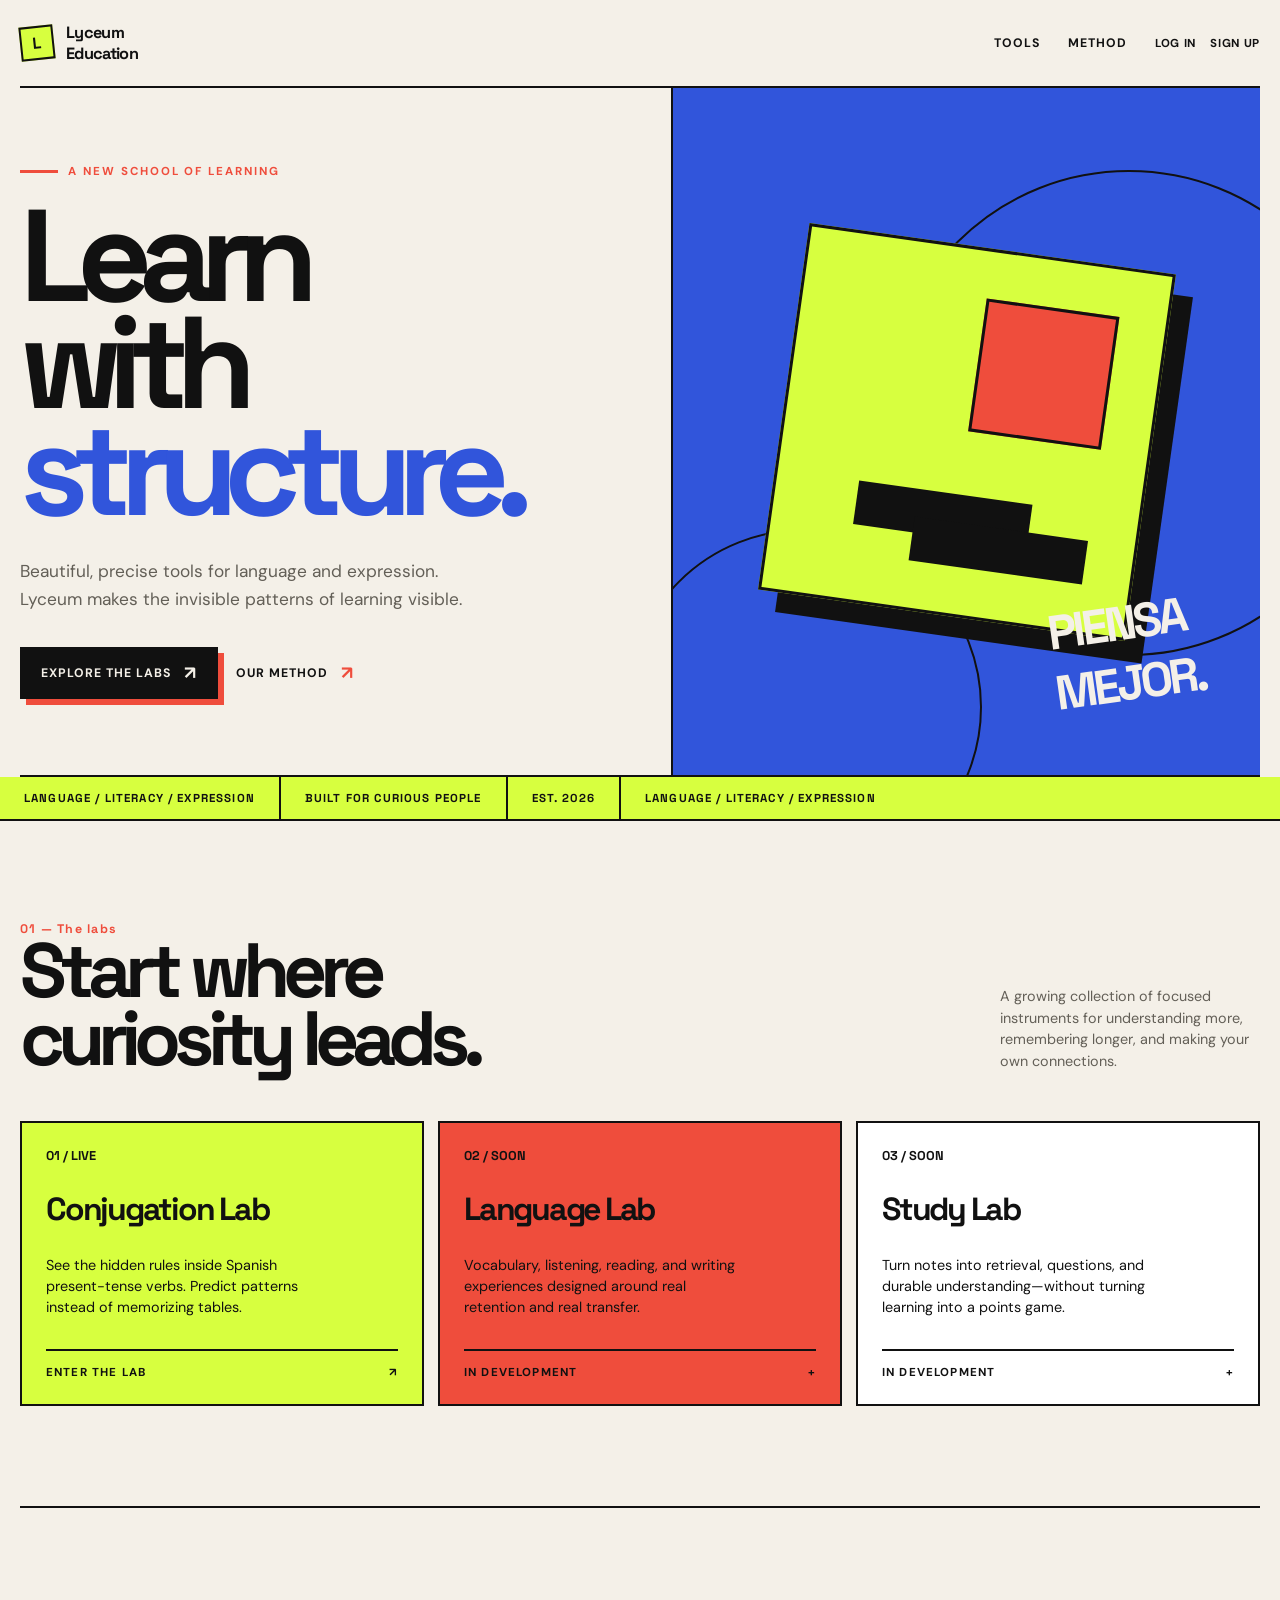
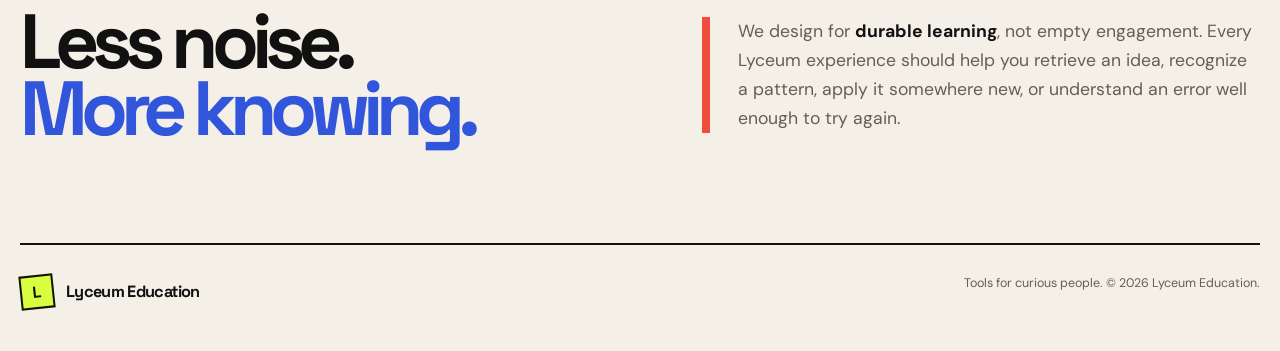
<file: index.html>
<!DOCTYPE html>
<html lang="en">
<head>
    <meta charset="UTF-8">
    <meta name="viewport" content="width=device-width, initial-scale=1.0">
    <meta name="description" content="Lyceum Education creates precise, powerful tools for learning language and expression.">
    <title>Lyceum Education — Learn with structure</title>
    <link rel="icon" type="image/png" href="favicon.png">
    <link rel="preconnect" href="https://fonts.googleapis.com">
    <link rel="preconnect" href="https://fonts.gstatic.com" crossorigin>
    <link href="https://fonts.googleapis.com/css2?family=DM+Sans:wght@400;500;600;700&family=Space+Grotesk:wght@500;600;700&display=swap" rel="stylesheet">
    <style>
        :root { --ink:#111111; --paper:#f4f0e8; --acid:#d7ff3f; --red:#ef4d3c; --blue:#3155db; --line:#111; --muted:#635f57; }
        * { box-sizing:border-box; margin:0; }
        html { scroll-behavior:smooth; }
        body { background:var(--paper); color:var(--ink); font-family:"DM Sans",sans-serif; overflow-x:hidden; }
        a { color:inherit; text-decoration:none; }
        .wrap { width:min(1240px, calc(100% - 40px)); margin:auto; }
        .topbar { display:flex; align-items:center; justify-content:space-between; min-height:88px; border-bottom:2px solid var(--line); }
        .brand { display:flex; align-items:center; gap:12px; font:700 1.02rem "Space Grotesk",sans-serif; letter-spacing:-.04em; }
        .brand-mark { display:grid; place-items:center; width:34px; height:34px; border:2px solid var(--ink); background:var(--acid); font:700 1rem "Space Grotesk"; transform:rotate(-6deg); }
        nav { display:flex; align-items:center; gap:28px; font-size:.77rem; font-weight:700; text-transform:uppercase; letter-spacing:.08em; }
        nav a { position:relative; }
        nav a::after { position:absolute; right:0; bottom:-7px; left:0; height:2px; content:""; background:var(--red); transform:scaleX(0); transform-origin:right; transition:transform .2s ease; }
        nav a:hover::after, nav a:focus-visible::after { transform:scaleX(1); transform-origin:left; }
        .nav-cta { border:2px solid var(--ink); background:var(--ink); color:var(--paper); padding:11px 15px; transition:background .2s,color .2s; }
        .nav-cta:hover, .nav-cta:focus-visible { background:var(--acid); color:var(--ink); }
        .hero { display:grid; grid-template-columns:minmax(0,1.05fr) minmax(330px,.95fr); min-height:650px; border-bottom:2px solid var(--line); }
        .hero-copy { display:flex; flex-direction:column; justify-content:center; padding:76px 8% 76px 0; }
        .kicker { display:flex; align-items:center; gap:10px; margin-bottom:24px; color:var(--red); font-size:.72rem; font-weight:700; letter-spacing:.17em; text-transform:uppercase; }
        .kicker::before { width:38px; height:3px; content:""; background:var(--red); }
        h1, h2, h3, .word { font-family:"Space Grotesk",sans-serif; }
        h1 { max-width:780px; font-size:clamp(4.2rem, 10.2vw, 9.5rem); line-height:.82; letter-spacing:-.105em; }
        h1 em { color:var(--blue); font-style:normal; }
        .hero-text { max-width:470px; margin-top:34px; color:var(--muted); font-size:1.08rem; line-height:1.6; }
        .hero-actions { display:flex; align-items:center; gap:16px; margin-top:34px; }
        .button { display:inline-flex; align-items:center; gap:13px; border:2px solid var(--ink); padding:16px 19px; font-size:.77rem; font-weight:700; letter-spacing:.08em; text-transform:uppercase; transition:transform .2s,box-shadow .2s,background .2s; }
        .button::after { content:"↗"; font-size:1.15rem; line-height:.5; }
        .button.primary { background:var(--ink); color:var(--paper); box-shadow:6px 6px 0 var(--red); }
        .button.primary:hover, .button.primary:focus-visible { background:var(--blue); box-shadow:3px 3px 0 var(--ink); transform:translate(3px,3px); }
        .button.secondary { border-color:transparent; padding-left:0; }
        .button.secondary::after { color:var(--red); }
        .button.secondary:hover, .button.secondary:focus-visible { color:var(--blue); }
        .hero-art { position:relative; display:grid; place-items:center; overflow:hidden; border-left:2px solid var(--line); background:var(--blue); }
        .hero-art::before { position:absolute; top:12%; right:-19%; width:82%; aspect-ratio:1; border:2px solid var(--ink); border-radius:50%; content:""; }
        .hero-art::after { position:absolute; bottom:-16%; left:-8%; width:60%; aspect-ratio:1; border:2px solid var(--ink); border-radius:50%; content:""; }
        .art-block { position:relative; z-index:1; width:63%; aspect-ratio:1; border:3px solid var(--ink); background:var(--acid); transform:rotate(8deg); box-shadow:20px 20px 0 var(--ink); }
        .art-block::before { position:absolute; top:13%; right:13%; width:35%; height:35%; border:3px solid var(--ink); content:""; background:var(--red); }
        .art-block::after { position:absolute; right:13%; bottom:13%; width:48%; height:12%; content:""; background:var(--ink); box-shadow:-60px -28px 0 var(--ink); }
        .art-label { position:absolute; z-index:2; right:10%; bottom:9%; color:var(--paper); font:700 clamp(1.6rem,4vw,3rem) "Space Grotesk"; letter-spacing:-.08em; transform:rotate(-8deg); }
        .ticker { display:flex; overflow:hidden; border-bottom:2px solid var(--line); background:var(--acid); white-space:nowrap; }
        .ticker span { padding:14px 24px; font:700 .72rem "Space Grotesk"; letter-spacing:.1em; text-transform:uppercase; }
        .ticker span + span { border-left:2px solid var(--line); }
        .section { padding:100px 0; border-bottom:2px solid var(--line); }
        .section-head { display:flex; align-items:flex-end; justify-content:space-between; gap:30px; margin-bottom:48px; }
        .section-index { color:var(--red); font:700 .78rem "Space Grotesk"; letter-spacing:.1em; }
        h2 { max-width:760px; font-size:clamp(2.7rem,6vw,6.5rem); line-height:.88; letter-spacing:-.09em; }
        .section-note { max-width:260px; color:var(--muted); font-size:.9rem; line-height:1.5; }
        .tools-grid { display:grid; grid-template-columns:repeat(3,1fr); gap:14px; }
        .tool { min-height:285px; display:flex; flex-direction:column; justify-content:space-between; border:2px solid var(--line); padding:24px; transition:transform .2s,box-shadow .2s; }
        .tool:hover, .tool:focus-within { transform:translate(-5px,-5px); box-shadow:8px 8px 0 var(--ink); }
        .tool:nth-child(1) { background:var(--acid); } .tool:nth-child(2) { background:var(--red); } .tool:nth-child(3) { background:#fff; }
        .tool-number { font:700 .8rem "Space Grotesk"; }
        .tool h3 { max-width:240px; font-size:2rem; line-height:.9; letter-spacing:-.07em; }
        .tool p { max-width:275px; font-size:.9rem; line-height:1.45; }
        .tool-link { display:flex; justify-content:space-between; border-top:2px solid var(--ink); padding-top:14px; font-size:.72rem; font-weight:700; letter-spacing:.1em; text-transform:uppercase; }
        .statement { display:grid; grid-template-columns:1fr 1fr; gap:10%; align-items:center; }
        .statement h2 { font-size:clamp(2.8rem,6vw,6.8rem); }
        .statement h2 span { color:var(--blue); }
        .statement-copy { border-left:8px solid var(--red); padding-left:28px; color:var(--muted); font-size:1.1rem; line-height:1.65; }
        .statement-copy strong { color:var(--ink); }
        footer { padding:30px 0 42px; }
        .footer-row { display:flex; justify-content:space-between; gap:25px; font-size:.78rem; }
        .footer-row p { color:var(--muted); }
        :focus-visible { outline:3px solid var(--red); outline-offset:4px; }
        @media (max-width:760px) {
            .wrap { width:min(100% - 28px, 1240px); } .topbar { min-height:70px; } nav a:not(.nav-cta) { display:none; }
            .hero { display:block; min-height:0; } .hero-copy { padding:75px 0 70px; } .hero-art { min-height:370px; border-left:0; border-top:2px solid var(--line); }
            .section { padding:72px 0; } .section-head { display:block; } .section-note { margin-top:20px; } .tools-grid { grid-template-columns:1fr; }
            .tool { min-height:240px; } .statement { grid-template-columns:1fr; gap:35px; } .footer-row { display:block; } .footer-row p { margin-top:12px; }
        }
        @media (prefers-reduced-motion:reduce) { *,*::before,*::after { scroll-behavior:auto!important; transition:none!important; } }
    </style>
</head>
<body>
    <header class="wrap topbar">
        <a class="brand" href="index.html" aria-label="Lyceum Education home"><span class="brand-mark">L</span><span>Lyceum<br>Education</span></a>
        <nav aria-label="Primary navigation">
            <a href="tools.html">Tools</a>
            <a href="method.html">Method</a>
            <span data-auth-nav><a href="login.html">Log in</a><a class="nav-cta" href="signup.html">Sign up</a></span>
        </nav>
    </header>

    <main>
        <section class="wrap hero" aria-labelledby="hero-title">
            <div class="hero-copy">
                <p class="kicker">A new school of learning</p>
                <div class="greeting" data-greeting hidden aria-live="polite"></div>
                <h1 id="hero-title">Learn<br>with <em>structure.</em></h1>
                <p class="hero-text">Beautiful, precise tools for language and expression. Lyceum makes the invisible patterns of learning visible.</p>
                <div class="hero-actions">
                    <a class="button primary" href="tools.html">Explore the labs</a>
                    <a class="button secondary" href="method.html">Our method</a>
                </div>
            </div>
            <div class="hero-art" aria-label="Abstract geometric Lyceum artwork">
                <div class="art-block"></div>
                <span class="art-label">PIENSA<br>MEJOR.</span>
            </div>
        </section>
        <div class="ticker" aria-hidden="true"><span>Language / Literacy / Expression</span><span>Built for curious people</span><span>Est. 2026</span><span>Language / Literacy / Expression</span></div>

        <section class="wrap section" id="tools" aria-labelledby="tools-title">
            <div class="section-head">
                <div><p class="section-index">01 — The labs</p><h2 id="tools-title">Start where<br>curiosity leads.</h2></div>
                <p class="section-note">A growing collection of focused instruments for understanding more, remembering longer, and making your own connections.</p>
            </div>
            <div class="tools-grid">
                <a class="tool" href="conjugation_lab.html"><span class="tool-number">01 / LIVE</span><h3>Conjugation Lab</h3><p>See the hidden rules inside Spanish present-tense verbs. Predict patterns instead of memorizing tables.</p><span class="tool-link">Enter the lab <b>↗</b></span></a>
                <div class="tool"><span class="tool-number">02 / SOON</span><h3>Language Lab</h3><p>Vocabulary, listening, reading, and writing experiences designed around real retention and real transfer.</p><span class="tool-link">In development <b>+</b></span></div>
                <div class="tool"><span class="tool-number">03 / SOON</span><h3>Study Lab</h3><p>Turn notes into retrieval, questions, and durable understanding—without turning learning into a points game.</p><span class="tool-link">In development <b>+</b></span></div>
            </div>
        </section>

        <section class="wrap section" id="method" aria-labelledby="method-title">
            <div class="statement">
                <h2 id="method-title">Less noise.<br><span>More knowing.</span></h2>
                <p class="statement-copy">We design for <strong>durable learning</strong>, not empty engagement. Every Lyceum experience should help you retrieve an idea, recognize a pattern, apply it somewhere new, or understand an error well enough to try again.</p>
            </div>
        </section>
    </main>
    <footer class="wrap"><div class="footer-row"><a class="brand" href="index.html"><span class="brand-mark">L</span><span>Lyceum Education</span></a><p>Tools for curious people. &copy; 2026 Lyceum Education.</p></div></footer>
    <script src="auth.js"></script>
    <script src="admin-gate.js"></script>
</body>
</html>
</file>
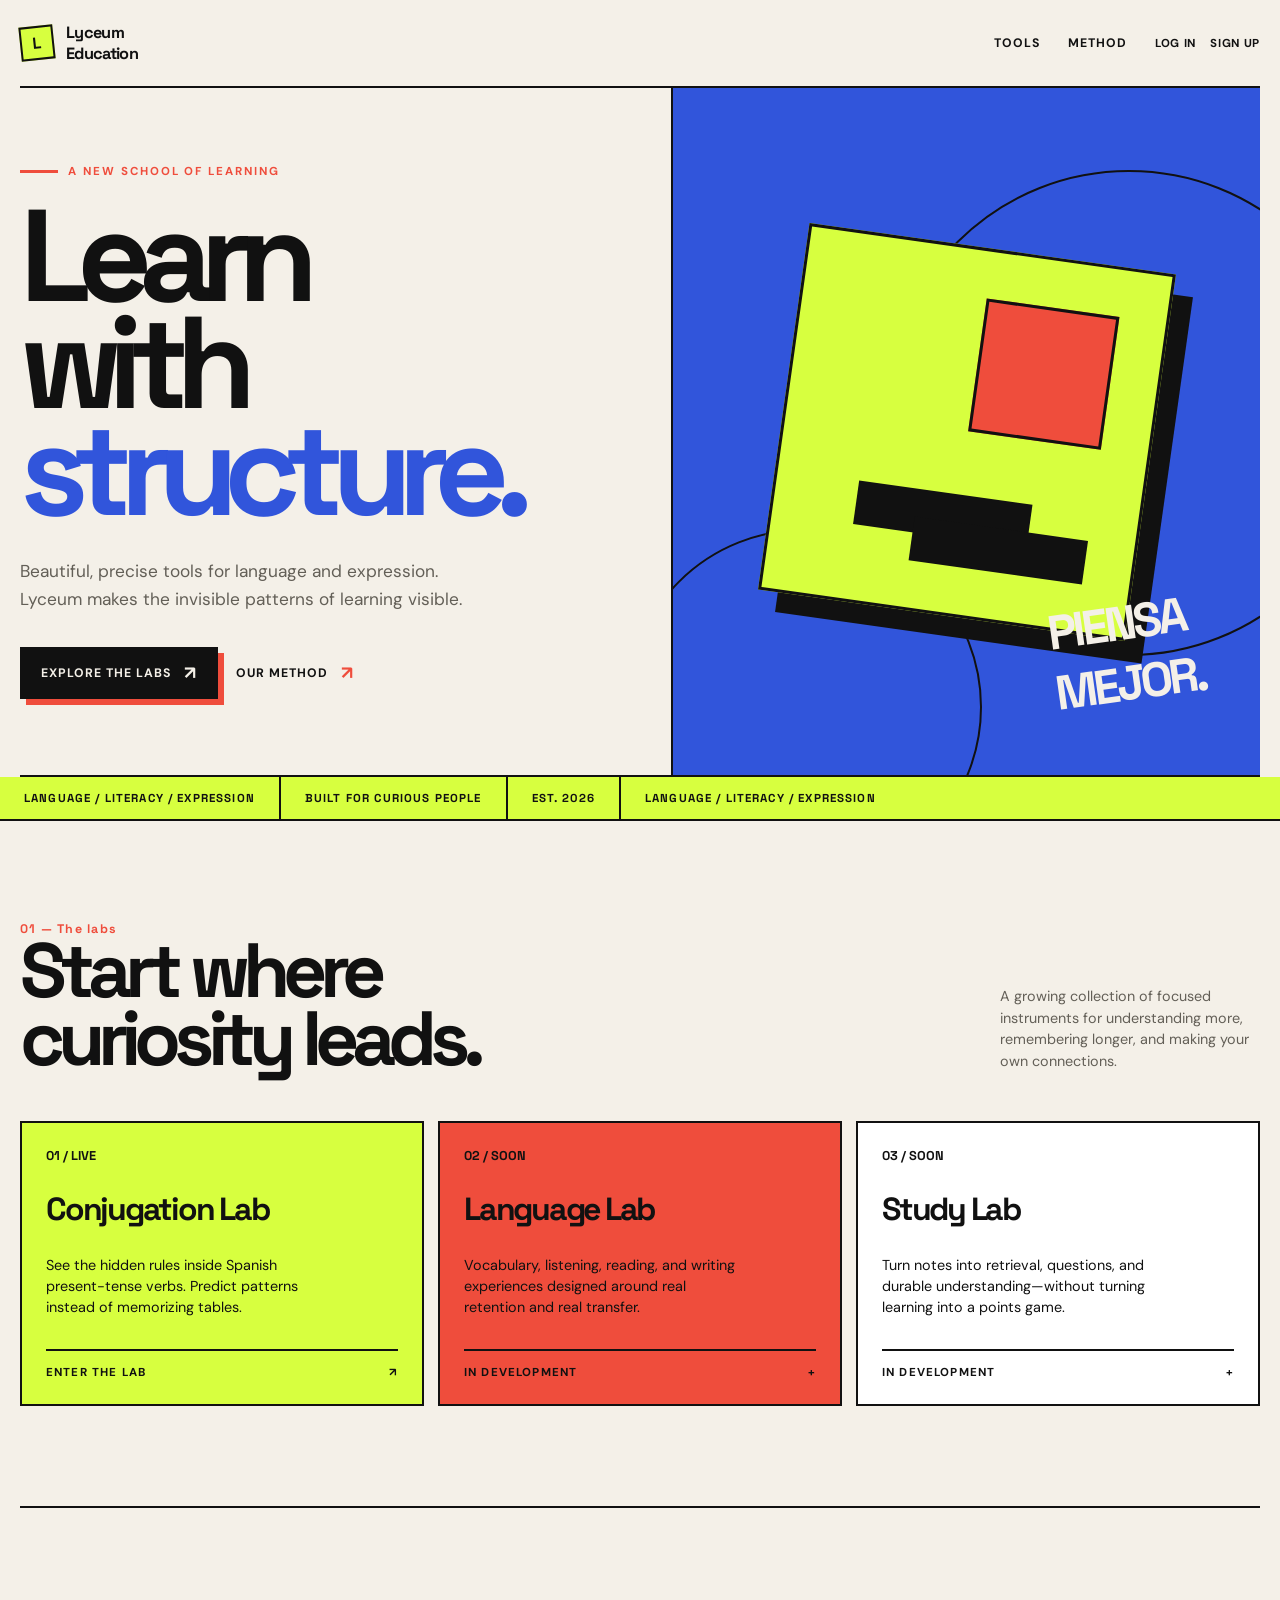
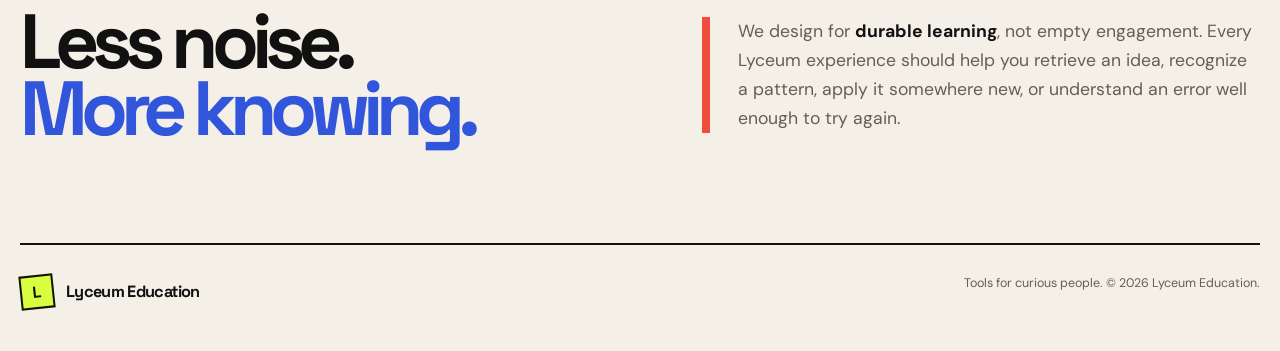
<file: admin.html>
<!DOCTYPE html>
<html lang="en">
<head>
    <meta charset="UTF-8">
    <meta name="viewport" content="width=device-width, initial-scale=1.0">
    <meta name="description" content="Lyceum Education administrator analytics dashboard.">
    <title>Administrator Dashboard | Lyceum Education</title>
    <link rel="icon" type="image/png" href="favicon.png">
    <link rel="stylesheet" href="admin.css">
</head>
<body>
    <div class="admin-shell">
        <aside class="sidebar">
            <a class="brand" href="index.html"><span class="brand-mark">L</span><span>Lyceum Admin</span></a>
            <p class="admin-label">Workspace</p>
            <nav class="side-nav" aria-label="Dashboard navigation">
                <a data-admin-page="overview" href="admin.html?page=overview">Overview</a><a data-admin-page="accounts" href="admin.html?page=accounts">Accounts</a><a data-admin-page="messages" href="admin.html?page=messages">Messages</a><a data-admin-page="tools" href="admin.html?page=tools">Tools &amp; labs</a><a data-admin-page="activity" href="admin.html?page=activity">Activity log</a>
            </nav>
            <p class="sidebar-footer"><span class="status-dot"></span>All systems operational<br><br>Prototype console<br>Data refresh: live</p>
        </aside>
        <main class="dashboard">
            <header class="dashboard-header">
                <div><p class="overline">Administrator / <span id="page-label">overview</span></p><h1>Good morning, operator.</h1></div>
                <div class="header-meta"><span id="live-clock">Loading time…</span><span class="avatar">AD</span></div>
            </header>
            <div class="dashboard-content">
                <section id="overview" class="metric-grid" aria-label="Key metrics">
                    <article class="metric"><p class="metric-label">Total learners</p><p class="metric-value" id="metric-total">2,481</p><p class="metric-change">↗ 12.4% this month</p></article>
                    <article class="metric"><p class="metric-label">Active learners</p><p class="metric-value" id="metric-active">0</p><p class="metric-change">Based on last 7 days</p></article>
                    <article class="metric"><p class="metric-label">Page views</p><p class="metric-value" id="metric-views">0</p><p class="metric-change">Tracked locally</p></article>
                    <article class="metric"><p class="metric-label">Practice runs</p><p class="metric-value" id="metric-practice">0</p><p class="metric-change">Recorded tool events</p></article>
                </section>
                <section class="dashboard-grid">
                    <article id="activity" class="panel"><div class="panel-heading"><h2>Site activity</h2><span class="panel-note">Last 7 days</span></div><div class="bar-chart" id="activity-chart" aria-label="Site page views by day"></div></article>
                    <article id="tools" class="panel"><div class="panel-heading"><h2>Tools</h2><span class="panel-note">Usage share</span></div><div class="tool-list"><div class="tool-row"><div><strong>Conjugation Lab</strong><small id="tool-conjugation-count">0 practice runs</small></div><div class="progress"><i id="tool-conjugation-bar" style="width:0%"></i></div></div><div class="tool-row"><div><strong>Language Lab</strong><small id="tool-language-count">No events yet</small></div><div class="progress"><i style="width:0%"></i></div></div><div class="tool-row"><div><strong>Study Lab</strong><small id="tool-study-count">No events yet</small></div><div class="progress"><i style="width:0%"></i></div></div></div></article>
                </section>
                <section id="accounts" class="panel accounts-panel"><div class="panel-heading"><h2>Recent accounts</h2><span class="panel-note" id="account-total">2,481 total · metadata only</span></div><div class="table-wrap"><table><thead><tr><th>User</th><th>Email</th><th>Role</th><th>Joined</th><th>Last active</th><th>Actions</th></tr></thead><tbody><tr><td><span class="user-cell"><span class="user-avatar">SM</span> Sofia Morales</span></td><td>sofia.morales@example.com</td><td>Student</td><td>17 Sep 2026</td><td>Today, 11:42</td><td>—</td></tr><tr><td><span class="user-cell"><span class="user-avatar">JL</span> James Lee</span></td><td>james.lee@example.com</td><td>Student</td><td>16 Sep 2026</td><td>Today, 09:18</td><td>—</td></tr><tr><td><span class="user-cell"><span class="user-avatar">AM</span> Ana Martins</span></td><td>ana.martins@example.com</td><td>Educator</td><td>14 Sep 2026</td><td>Yesterday, 18:06</td><td>—</td></tr><tr><td><span class="user-cell"><span class="user-avatar">NK</span> Noah Kim</span></td><td>noah.kim@example.com</td><td>Guardian</td><td>12 Sep 2026</td><td>12 Sep 2026</td><td>—</td></tr></tbody></table></div><p class="safe-note"><strong>Privacy by design.</strong> Passwords are never displayed, exported, or stored in this dashboard. Account recovery should use a secure password-reset flow; hashed passwords cannot be recovered.</p></section>
                <section id="messages" class="panel accounts-panel admin-view-hidden"><div class="panel-heading"><h2>Account messages</h2><span class="panel-note">Message one account or everyone</span></div><form id="admin-message-form" class="admin-message-form"><select id="message-recipient" required><option value="all">All accounts</option></select><div class="message-editor-tools"><button type="button" data-message-command="bold"><b>B</b></button><button type="button" data-message-command="italic"><i>I</i></button><button type="button" data-message-command="underline"><u>U</u></button></div><div id="message-body" class="message-editor" contenteditable="true" role="textbox" aria-label="Message"></div><button class="admin-send" type="submit">Send message</button></form><div id="admin-message-history" class="message-history"></div></section>
            </div>
        </main>
    </div>
    <script src="admin.js"></script>
</body>
</html>
</file>
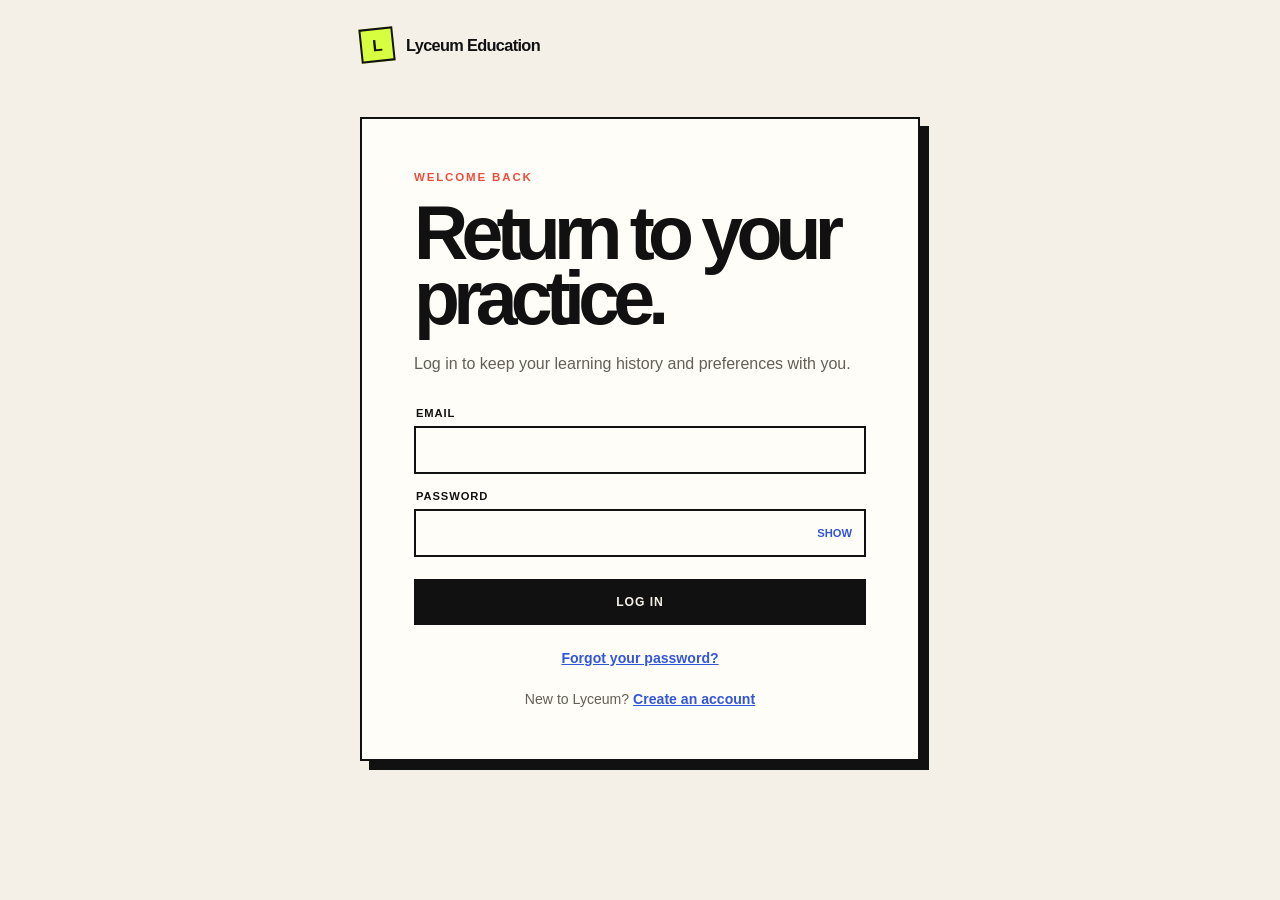
<file: classroom.html>
<!DOCTYPE html>
<html lang="en">
<head>
    <meta charset="UTF-8">
    <meta name="viewport" content="width=device-width, initial-scale=1.0">
    <meta name="description" content="Lyceum classroom workspace for students, educators, and guardians.">
    <title>Classroom | Lyceum Education</title>
    <link rel="stylesheet" href="classroom.css">
</head>
<body>
    <div class="app-shell">
        <aside class="sidebar">
            <a class="brand" href="index.html"><span class="brand-mark">L</span><span>Lyceum</span></a>
            <div class="user-card"><span class="avatar" id="user-avatar">L</span><div><strong id="user-name">Loading</strong><small id="user-role"></small></div></div>
            <nav class="main-nav" aria-label="Workspace navigation">
                <button class="active" data-view="home">Dashboard</button>
                <button data-view="stream">Stream</button>
                <button data-view="classwork">Classwork</button>
                <button data-view="people">People</button>
                <button data-view="grades">Grades</button>
                <button data-view="messages">Direct messages</button>
                <button data-view="notifications">Notifications <span class="nav-dot" id="notification-dot" hidden></span></button>
            </nav>
            <button class="sign-out" id="sign-out">Sign out</button>
        </aside>
        <main class="workspace">
            <header class="topbar"><div><p class="overline" id="workspace-label">CLASSROOM</p><h1 id="page-title">Your dashboard</h1></div><div class="top-actions"><button class="outline-button" id="exit-view" hidden>Exit view as</button><button class="outline-button" id="new-action">+ New</button><a class="home-link" href="index.html">Lyceum home ↗</a></div></header>
            <div class="content" id="content"></div>
        </main>
    </div>
    <div class="chat-bubble" id="chat-bubble"><button aria-label="Open Lyceum messages">✦</button><span id="chat-count" hidden></span></div>
    <aside class="chat-panel" id="chat-panel" hidden><div class="chat-header"><strong>Lyceum messages</strong><button id="close-chat" aria-label="Close messages">×</button></div><div class="chat-list" id="chat-list"></div><form id="chat-form"><input name="message" placeholder="Write a reply…" required><button>Send</button></form></aside>
    <script src="auth.js"></script>
    <script src="classroom.js"></script>
</body>
</html>
</file>
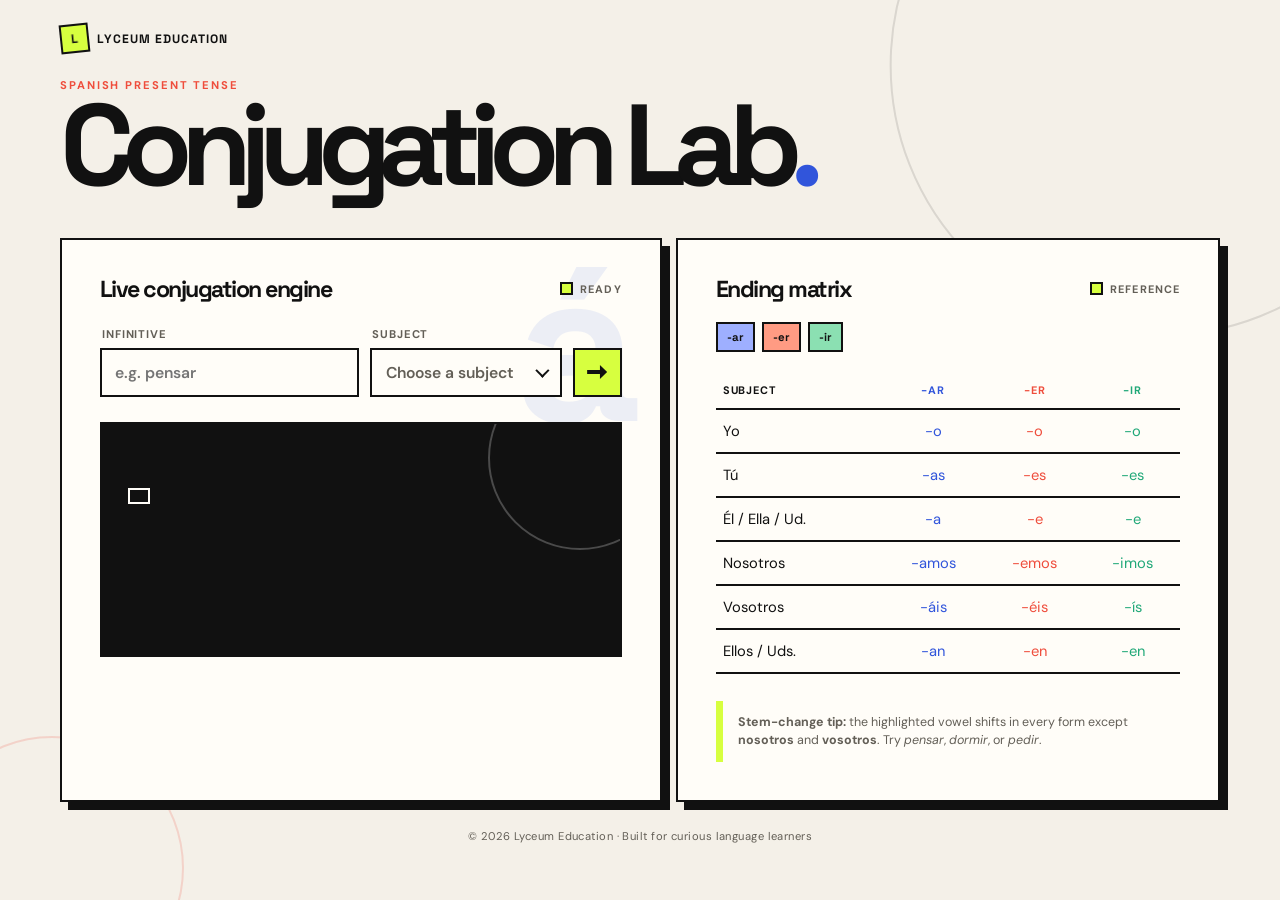
<file: conjugacion.html>
<!DOCTYPE html>
<html lang="en">
<head>
    <meta charset="UTF-8">
    <meta name="viewport" content="width=device-width, initial-scale=1.0">
    <title>Conjugation Lab | Present Tense</title>
    <link rel="icon" type="image/png" href="favicon.png">
    <link rel="preconnect" href="https://fonts.googleapis.com">
    <link rel="preconnect" href="https://fonts.gstatic.com" crossorigin>
    <link href="https://fonts.googleapis.com/css2?family=DM+Sans:wght@400;500;600;700&family=Space+Grotesk:wght@500;600;700&display=swap" rel="stylesheet">
    <style>
        :root {
            --ink: #111111;
            --paper: #f4f0e8;
            --acid: #d7ff3f;
            --red: #ef4d3c;
            --blue: #3155db;
            --teal: #20a878;
            --line: #111111;
            --muted: #635f57;
            --white: #fffdf8;
        }
        * { box-sizing: border-box; margin: 0; }
        html { scroll-behavior: smooth; }
        body { min-height: 100vh; color: var(--ink); background: var(--paper); font-family: "DM Sans", sans-serif; padding: 0 20px 35px; overflow-x: hidden; }
        body::before { position: fixed; z-index: -1; top: 0; right: 0; width: 42vw; height: 42vw; max-width: 600px; max-height: 600px; border: 2px solid var(--ink); border-radius: 50%; content: ""; opacity: .11; transform: translate(28%, -38%); }
        body::after { position: fixed; z-index: -1; bottom: -100px; left: -80px; width: 260px; height: 260px; border: 2px solid var(--red); border-radius: 50%; content: ""; opacity: .18; }
        .shell { width: min(1160px, 100%); margin: auto; }
        header { display: flex; align-items: flex-end; justify-content: space-between; gap: 20px; min-height: 120px; margin-bottom: 26px; padding: 24px 0 22px; }
        .home-link { display: inline-flex; align-items: center; gap: 8px; color: var(--ink); font: 700 .76rem "Space Grotesk", sans-serif; letter-spacing: .08em; text-decoration: none; text-transform: uppercase; margin-bottom: 25px; }
        .home-link::before { display: grid; place-items: center; width: 25px; height: 25px; border: 2px solid var(--ink); background: var(--acid); content: "L"; font-size: .78rem; transform: rotate(-6deg); }
        .home-link:hover, .home-link:focus-visible { color: var(--blue); }
        .eyebrow { color: var(--red); font-size: .7rem; font-weight: 700; letter-spacing: .17em; text-transform: uppercase; margin-bottom: 10px; }
        h1, h2, .word, .badge { font-family: "Space Grotesk", sans-serif; }
        h1 { font-size: clamp(3.5rem, 9vw, 7.8rem); line-height: .76; letter-spacing: -.105em; }
        .title-dot { display: inline-block; color: var(--blue); transform-origin: 50% 100%; }
        .title-dot.bounce { animation: dot-bounce 980ms ease-out; }
        .layout { display: grid; grid-template-columns: minmax(0, 1.05fr) minmax(330px, .95fr); gap: 14px; position: relative; }
        .card { border: 2px solid var(--line); border-radius: 0; background: var(--white); padding: clamp(22px, 4vw, 38px); box-shadow: 8px 8px 0 var(--ink); }
        .workspace { min-height: 515px; overflow: visible; position: relative; z-index: 2; }
        .workspace::after { position: absolute; z-index: 0; right: 18px; top: -35px; color: rgba(49,85,219,.09); content: "á"; font: 700 220px "Space Grotesk"; pointer-events: none; }
        .workspace > *, .reference > * { position: relative; z-index: 1; }
        .heading { display: flex; align-items: center; justify-content: space-between; gap: 12px; margin-bottom: 27px; }
        h2 { font-size: 1.45rem; line-height: .95; letter-spacing: -.065em; }
        .status { display: inline-flex; align-items: center; gap: 7px; color: var(--muted); font-size: .68rem; font-weight: 700; text-transform: uppercase; letter-spacing: .1em; }
        .status::before { width: 9px; height: 9px; border: 2px solid var(--ink); background: var(--acid); content: ""; }
        .controls { display: grid; grid-template-columns: minmax(0, 1.15fr) minmax(150px, .85fr) auto; gap: 11px; align-items: end; position: relative; z-index: 3; }
        .controls + .result { margin-top: 25px; }
        .submit-verb { position: relative; width: 49px; height: 49px; border: 2px solid var(--ink); border-radius: 0; color: var(--ink); background: var(--acid); cursor: pointer; transition: .2s ease; }
        .submit-verb::before { position: absolute; top: 50%; left: 50%; width: 20px; height: 14px; content: ""; background: currentColor; clip-path: polygon(0 36%, 64% 36%, 64% 0, 100% 50%, 64% 100%, 64% 64%, 0 64%); transform: translate(-50%, -50%); }
        .submit-verb:hover, .submit-verb:focus-visible { background: var(--red); box-shadow: 4px 4px 0 var(--ink); outline: none; transform: translate(-2px, -2px); }
        .submit-verb:active { transform: translate(1px, 1px); box-shadow: none; }
        .submit-verb:disabled { cursor: wait; opacity: .6; transform: none; box-shadow: none; }
        label { display: block; color: var(--muted); font-size: .7rem; font-weight: 700; letter-spacing: .08em; text-transform: uppercase; margin: 0 0 7px 2px; }
        input, select { width: 100%; border: 2px solid var(--line); border-radius: 0; outline: none; background: var(--white); color: var(--ink); font: 600 .98rem "DM Sans"; padding: 12px 13px; transition: border-color .2s, box-shadow .2s, transform .2s; }
        .subject-picker { position: relative; }
        .subject-picker select { position: absolute; width: 1px; height: 1px; opacity: 0; pointer-events: none; }
        .subject-trigger { display: flex; align-items: center; justify-content: space-between; width: 100%; min-height: 47px; border: 2px solid var(--line); border-radius: 0; background: var(--white); color: var(--muted); cursor: pointer; font: 600 .98rem "DM Sans"; padding: 12px 14px; transition: border-color .2s, box-shadow .2s, transform .2s; }
        .subject-trigger::after { width: 8px; height: 8px; border-right: 2px solid var(--ink); border-bottom: 2px solid var(--ink); content: ""; transform: rotate(45deg) translateY(-2px); transition: transform .2s; }
        .subject-picker.open .subject-trigger { border-color: var(--blue); box-shadow: 4px 4px 0 var(--blue); transform: translate(-2px, -2px); }
        .subject-picker.open .subject-trigger::after { transform: rotate(225deg) translate(-2px, -2px); }
        .subject-menu { position: absolute; z-index: 20; top: calc(100% + 8px); left: 0; right: 0; visibility: hidden; max-height: 290px; overflow-y: auto; opacity: 0; transform: translateY(-10px); border: 2px solid var(--line); border-radius: 8px; background: var(--white); box-shadow: 6px 6px 0 var(--ink); padding: 5px; pointer-events: none; transition: opacity .2s, transform .2s, visibility .2s; }
        .subject-picker.open .subject-menu { visibility: visible; opacity: 1; transform: translateY(0); pointer-events: auto; }
        .subject-option { display: block; width: 100%; border: 0; border-radius: 0; background: transparent; color: var(--ink); cursor: pointer; font: 600 .88rem "DM Sans"; padding: 10px; text-align: left; transition: background .15s, transform .15s; }
        .subject-option:hover, .subject-option:focus-visible { background: var(--acid); outline: none; transform: translateX(3px); }
        input:hover, input:focus, select:hover, select:focus { border-color: var(--blue); box-shadow: 4px 4px 0 var(--blue); transform: translate(-2px, -2px); }
        input:focus-visible, select:focus-visible { outline: none; }
        .result { min-height: 235px; position: relative; overflow: hidden; border: 2px solid var(--ink); border-radius: 0; color: var(--white); padding: 26px; background: var(--ink); transition: background .25s, transform .25s; }
        .result:hover { transform: translate(-3px, -3px); }
        .result::before { position: absolute; width: 180px; height: 180px; border: 2px solid rgba(255,255,255,.24); border-radius: 50%; content: ""; right: -52px; top: -58px; }
        .result.ar { background: var(--blue); } .result.er { background: var(--red); } .result.ir { background: var(--teal); } .result.error { background: #6d234b; }
        .result-label { color: rgba(255,255,255,.75); font-size: .7rem; font-weight: 700; letter-spacing: .14em; text-transform: uppercase; }
        .word { font-size: clamp(2.5rem, 7vw, 4.2rem); letter-spacing: -.08em; margin: 13px 0 18px; }
        .word .changed, .word .ending { font-weight: 700; }
        .result.ar .changed, .result.ar .ending { color: #aebaff; }
        .result.er .changed, .result.er .ending { color: #ffb09d; }
        .result.ir .changed, .result.ir .ending { color: #91e7ba; }
        .word.answer-enter { animation: answer-enter .55s cubic-bezier(.22,1,.36,1); }
        .explanation { max-width: 530px; color: rgba(255,255,255,.86); font-size: .9rem; line-height: 1.55; }
        .explanation strong { color: var(--acid); }
        .badge { display: inline-block; border: 2px solid currentColor; color: var(--white); font-size: .7rem; font-weight: 700; letter-spacing: .06em; margin-top: 20px; padding: 6px 9px; text-transform: uppercase; }
        .legend { display: flex; gap: 7px; margin: -5px 0 20px; }
        .legend span { border: 2px solid var(--ink); color: var(--ink); font: 700 .72rem "Space Grotesk"; padding: 6px 9px; }
        .legend .ar { background: #9eafff; } .legend .er { background: #ff9b83; } .legend .ir { background: #8be0b2; }
        .table-wrap { overflow-x: auto; }
        table { width: 100%; border-collapse: collapse; font-size: .92rem; }
        th, td { border-bottom: 2px solid var(--ink); padding: 11px 7px; text-align: left; }
        th { font-size: .68rem; letter-spacing: .08em; text-transform: uppercase; }
        td:not(:first-child), th:not(:first-child) { text-align: center; }
        .cell-ar { color: var(--blue); } .cell-er { color: var(--red); } .cell-ir { color: var(--teal); }
        .note { border-left: 7px solid var(--acid); margin-top: 27px; padding: 12px 0 12px 15px; color: var(--muted); font-size: .78rem; line-height: 1.5; }
        footer { color: var(--muted); font-size: .7rem; letter-spacing: .04em; text-align: center; margin-top: 27px; }
        :focus-visible { outline: 3px solid var(--red); outline-offset: 4px; }
        @keyframes answer-enter { from { opacity: 0; transform: translateY(10px); } to { opacity: 1; transform: translateY(0); } }
        @keyframes dot-bounce { 0% { transform: scaleY(1); } 35% { transform: scaleY(.35); } 65% { transform: scaleY(1.2); } 100% { transform: scaleY(1); } }
        @media (max-width: 760px) { body { padding: 0 14px 25px; } header { display: block; min-height: 0; padding-top: 20px; } .home-link { margin-bottom: 23px; } .layout { grid-template-columns: 1fr; } .intro { margin-top: 14px; text-align: left; } }
        @media (max-width: 460px) { .controls { grid-template-columns: 1fr; } .card { padding: 21px; box-shadow: 5px 5px 0 var(--ink); } .submit-verb { width: 100%; } }
        @media (prefers-reduced-motion: reduce) { *, *::before, *::after { animation-duration: .01ms !important; transition-duration: .01ms !important; } }
    </style>
</head>
<body>
    <main class="shell">
        <header>
            <div><a class="home-link" href="index.html">Lyceum Education</a><div class="eyebrow">Spanish present tense</div><h1>Conjugation Lab<span class="title-dot">.</span></h1></div>
        </header>
        <div class="layout">
            <section class="card workspace" aria-labelledby="engine-title">
                <div class="heading"><h2 id="engine-title">Live conjugation engine</h2><span class="status">Ready</span></div>
                <div class="controls">
                    <div><label for="verb">Infinitive</label><input id="verb" type="text" placeholder="e.g. pensar" autocomplete="off"></div>
                    <div class="subject-picker" id="subject-picker"><label for="subject">Subject</label><select id="subject" tabindex="-1"><option value="" selected disabled>Choose a subject</option></select><button class="subject-trigger" id="subject-trigger" type="button" aria-haspopup="listbox" aria-expanded="false">Choose a subject</button><div class="subject-menu" id="subject-menu" role="listbox"></div></div>
                    <button class="submit-verb" id="submit-verb" type="button" aria-label="Conjugate infinitive" title="Conjugate infinitive"></button>
                </div>
                <div class="result" id="result" aria-live="polite">
                    <div class="result-label" id="result-label"></div>
                    <div class="word" id="word"></div>
                    <div class="explanation" id="explanation"></div><span class="badge" id="badge"></span>
                </div>
            </section>
            <section class="card reference" aria-labelledby="reference-title">
                <div class="heading"><h2 id="reference-title">Ending matrix</h2><span class="status">Reference</span></div>
                <div class="legend"><span class="ar">-ar</span><span class="er">-er</span><span class="ir">-ir</span></div>
                <div class="table-wrap"><table><thead><tr><th>Subject</th><th class="cell-ar">-AR</th><th class="cell-er">-ER</th><th class="cell-ir">-IR</th></tr></thead><tbody id="matrix"></tbody></table></div>
                <div class="note"><strong>Stem-change tip:</strong> the highlighted vowel shifts in every form except <strong>nosotros</strong> and <strong>vosotros</strong>. Try <em>pensar</em>, <em>dormir</em>, or <em>pedir</em>.</div>
            </section>
        </div>
        <footer>© 2026 Lyceum Education · Built for curious language learners</footer>
    </main>
    <script>
        const endings = {
            ar: { yo: "o", tu: "as", el: "a", nos: "amos", vos: "áis", ellos: "an" },
            er: { yo: "o", tu: "es", el: "e", nos: "emos", vos: "éis", ellos: "en" },
            ir: { yo: "o", tu: "es", el: "e", nos: "imos", vos: "ís", ellos: "en" }
        };
        const subjects = [
            ["yo", "Yo", "I"], ["tu", "Tú", "you (informal)"], ["el", "Él / Ella / Ud.", "he, she, or you (formal)"],
            ["nos", "Nosotros", "we"], ["vos", "Vosotros", "you all (Spain)"], ["ellos", "Ellos / Uds.", "they or you all"]
        ];
        const stemRules = {
            "o>ue": { label: "o → ue stem change", verbs: ["acordar", "almorzar", "contar", "costar", "dormir", "encontrar", "morir", "poder", "recordar", "soñar", "volver"] },
            "e>ie": { label: "e → ie stem change", verbs: ["cerrar", "comenzar", "empezar", "entender", "negar", "nevar", "pensar", "perder", "preferir", "querer", "sentir", "tener", "venir"] },
            "e>i": { label: "e → i stem change", verbs: ["competir", "conseguir", "pedir", "repetir", "seguir", "servir", "vestir", "medir"] }
        };
        const subject = document.querySelector("#subject"), verb = document.querySelector("#verb"), result = document.querySelector("#result"), submitVerb = document.querySelector("#submit-verb");
        const subjectPicker = document.querySelector("#subject-picker"), subjectTrigger = document.querySelector("#subject-trigger"), subjectMenu = document.querySelector("#subject-menu");
        const accents = { a: ["á"], e: ["é"], i: ["í"], o: ["ó"], u: ["ú", "ü"], n: ["ñ"] };
        const irregularYoMap = {
            tener: { stem: "teng", suffix: "o", type: "e>ie" },
            venir: { stem: "veng", suffix: "o", type: "e>ie" },
            poner: { stem: "pon", suffix: "go", type: "go" },
            salir: { stem: "sal", suffix: "go", type: "go" },
            hacer: { stem: "hac", suffix: "go", type: "go" },
            valer: { stem: "val", suffix: "go", type: "go" },
            traer: { stem: "traig", suffix: "o", type: "go" }
        };
        const defectiveVerbs = {
            nevar: { allowedSubjects: ["el"], label: "the third-person singular only" }
        };
        const specialIarVerbs = {
            enviar: { yo: "envío", tu: "envías", el: "envía", nos: "enviamos", vos: "enviáis", ellos: "envían" },
            cambiar: { yo: "cambio", tu: "cambias", el: "cambia", nos: "cambiamos", vos: "cambiáis", ellos: "cambian" }
        };
        const totalAnomalyMap = {
            ser: { yo: "soy", tu: "eres", el: "es", nos: "somos", vos: "sois", ellos: "son" },
            ir: { yo: "voy", tu: "vas", el: "va", nos: "vamos", vos: "vais", ellos: "van" },
            estar: { yo: "estoy", tu: "estás", el: "está", nos: "estamos", vos: "estáis", ellos: "están" },
            haber: { yo: "he", tu: "has", el: "ha", nos: "hemos", vos: "habéis", ellos: "han" }
        };
        const presentBootMask = { yo: true, tu: true, el: true, nos: false, vos: false, ellos: true };
        const preteriteMask = { yo: false, tu: false, el: true, nos: false, vos: false, ellos: true };
        let accentTimer, accentKey, accentSelection;
        subjects.forEach(([key, name]) => {
            subject.add(new Option(name, key));
            subjectMenu.insertAdjacentHTML("beforeend", `<button class="subject-option" type="button" role="option" data-value="${key}">${name}</button>`);
        });

        function closeSubjectMenu() {
            subjectPicker.classList.remove("open");
            subjectTrigger.setAttribute("aria-expanded", "false");
        }

        function stripReflexive(infinitive) {
            return infinitive.endsWith("se") ? infinitive.slice(0, -2) : infinitive;
        }

        function reverseFindVowelIndex(stem) {
            for (let index = stem.length - 1; index >= 0; index -= 1) {
                const char = stem[index];
                if (/[aeiouü]/i.test(char)) return index;
            }
            return -1;
        }

        function applyStemMutation(stem, type) {
            if (!type) return stem;
            const targetIndex = reverseFindVowelIndex(stem);
            if (targetIndex < 0) return stem;
            const mutations = { "e>ie": "ie", "o>ue": "ue", "e>i": "i" };
            const token = mutations[type];
            if (!token) return stem;
            return stem.slice(0, targetIndex) + token + stem.slice(targetIndex + 1);
        }

        function applyPresentTransform(normalizedVerb, subjectKey, macroClass) {
            const stem = normalizedVerb.slice(0, -2);
            let result = stem;
            const type = detectStemType(normalizedVerb);
            const specialIar = specialIarVerbs[normalizedVerb];
            if (specialIar) {
                return { stem: result, suffix: specialIar[subjectKey], type: "iar" };
            }
            if (type && presentBootMask[subjectKey]) {
                result = applyStemMutation(stem, type);
            }
            if (normalizedVerb.endsWith("uir") && !["nos", "vos"].includes(subjectKey)) {
                result = result + "y";
            }
            if (normalizedVerb === "enviar" && subjectKey === "yo") {
                result = "envi";
            }
            return { stem: result, suffix: endings[macroClass][subjectKey], type };
        }

        function detectStemType(infinitive) {
            if (infinitive.includes("o>ue") || infinitive === "dormir") return "o>ue";
            const rules = [
                ["o>ue", stemRules["o>ue"].verbs],
                ["e>ie", stemRules["e>ie"].verbs],
                ["e>i", stemRules["e>i"].verbs]
            ];
            for (const [type, list] of rules) {
                if (list.includes(infinitive)) return type;
            }
            return null;
        }

        function conjugate(rawVerb, selectedSubject, tense = "present", mood = "indicative") {
            const original = rawVerb.trim().toLowerCase();
            if (!selectedSubject) return { error: "Choose a subject before conjugating." };
            if (!original) return { error: "Enter a Spanish infinitive ending in -ar, -er, or -ir." };

            const reflexiveVerb = stripReflexive(original);
            const normalized = reflexiveVerb || original;
            const macroClass = normalized.slice(-2);
            if (!/^[a-záéíóúñü]+$/.test(normalized) || normalized.length < 3 || !endings[macroClass]) {
                return { error: "Enter a Spanish infinitive ending in -ar, -er, or -ir." };
            }

            const defective = defectiveVerbs[normalized];
            if (defective && !defective.allowedSubjects.includes(selectedSubject)) {
                return { error: `${normalized} is defective and only works in ${defective.label}.` };
            }

            const anomaly = totalAnomalyMap[normalized];
            if (anomaly) {
                return {
                    infinitive: normalized,
                    ending: macroClass,
                    type: "anomaly",
                    suffix: anomaly[selectedSubject] || anomaly.el,
                    stem: normalized,
                    word: anomaly[selectedSubject] || anomaly.el,
                    reflexive: false,
                    defect: true
                };
            }

            const irregularYo = irregularYoMap[normalized];
            if (irregularYo && selectedSubject === "yo") {
                return {
                    infinitive: normalized,
                    ending: macroClass,
                    type: irregularYo.type,
                    suffix: irregularYo.suffix,
                    stem: irregularYo.stem,
                    word: irregularYo.stem + irregularYo.suffix,
                    reflexive: false,
                    defect: false
                };
            }

            if (specialIarVerbs[normalized]) {
                const result = specialIarVerbs[normalized][selectedSubject];
                return {
                    infinitive: normalized,
                    ending: macroClass,
                    type: "iar",
                    suffix: result,
                    stem: result.slice(0, -1),
                    word: result,
                    reflexive: false,
                    defect: false
                };
            }

            const baseStem = normalized.slice(0, -2);
            const type = detectStemType(normalized);
            let stem = baseStem;
            let suffix = endings[macroClass][selectedSubject];

            if (tense === "present" && mood === "indicative") {
                if (type && presentBootMask[selectedSubject]) {
                    stem = applyStemMutation(baseStem, type);
                }
                if (normalized.endsWith("uir") && !["nos", "vos"].includes(selectedSubject)) {
                    stem = stem + "y";
                }
            }

            if (tense === "preterite" && mood === "indicative") {
                const isIrStem = macroClass === "ir";
                const preteriteAllowed = preteriteMask[selectedSubject];
                if (type && isIrStem && preteriteAllowed) {
                    stem = applyStemMutation(baseStem, type);
                    stem = stem.replace(/e([i])$/, "i").replace(/o([u])$/, "u");
                }
                if (/[aeiou]$/.test(baseStem)) {
                    if (selectedSubject === "el" || selectedSubject === "ellos") {
                        suffix = selectedSubject === "el" ? "yó" : "yeron";
                    } else {
                        suffix = endings[macroClass][selectedSubject];
                    }
                }
            }

            const finalWord = stem + suffix;
            return {
                infinitive: normalized,
                ending: macroClass,
                type,
                suffix,
                stem: { plain: baseStem, changed: stem },
                word: finalWord,
                reflexive: !!(original !== normalized),
                defect: false
            };
        }

        /*
         * Morphology compiler layer.
         *
         * The UI only needs {word, stem, suffix, type}, but keeping the
         * compiler separate makes each transformation deterministic and
         * testable.  Lexical data describes exceptional behavior; regular
         * behavior is calculated from the infinitive and its final vowel.
         */
        const compilerBootMask = Object.freeze([true, true, true, false, false, true]);
        const compilerSandalMask = Object.freeze([false, false, true, false, false, true]);
        const compilerSubjectIndex = Object.freeze({ yo: 0, tu: 1, el: 2, nos: 3, vos: 4, ellos: 5 });
        const compilerPronouns = Object.freeze({ yo: "me", tu: "te", el: "se", nos: "nos", vos: "os", ellos: "se" });
        const compilerVowels = Object.freeze(new Set(["a", "e", "i", "o", "u", "ü"]));
        const compilerPresentEndings = Object.freeze({
            ar: ["o", "as", "a", "amos", "áis", "an"],
            er: ["o", "es", "e", "emos", "éis", "en"],
            ir: ["o", "es", "e", "imos", "ís", "en"]
        });
        const compilerPreteriteEndings = Object.freeze({
            ar: ["é", "aste", "ó", "amos", "asteis", "aron"],
            er: ["í", "iste", "ió", "imos", "isteis", "ieron"],
            ir: ["í", "iste", "ió", "imos", "isteis", "ieron"]
        });
        const compilerImperativeEndings = Object.freeze({
            affirmative: {
                ar: ["", "a", "e", "emos", "ad", "en"],
                er: ["", "e", "a", "amos", "ed", "an"],
                ir: ["", "e", "a", "amos", "id", "an"]
            },
            negative: {
                ar: ["", "es", "e", "emos", "éis", "en"],
                er: ["", "as", "a", "amos", "áis", "an"],
                ir: ["", "as", "a", "amos", "áis", "an"]
            }
        });
        /*
         * These are productive orthographic environments, not an infinitive
         * dictionary.  A verb is classified from its radical shape and
         * terminal phonological sequence, so an unseen verb can still pass
         * through the same compiler.  The rules are ordered from the most
         * specific environment to the broadest one.
         */
        const compilerStemPatterns = Object.freeze([
            { pattern: /(e)(nd|nt|mp|nz|rm|rt|rr|st|sp)[a-záéíóúü]*$/, type: "e>ie" },
            { pattern: /(e)(l|r|m|n)[a-záéíóúü]*$/, type: "e>ie" },
            { pattern: /(o)(rm|lv|rd|st|nt|str)[a-záéíóúü]*$/, type: "o>ue" },
            { pattern: /(u)(g|r|d|z)[a-záéíóúü]*$/, type: "u>ue" },
            { pattern: /(e)gu$/, type: "e>i" },
            { pattern: /(e)(d|t|r|g|b)[ií][a-záéíóúü]*$/, type: "e>i" }
        ]);
        const compilerOrthographicYo = Object.freeze({
            hacer: "hag", decir: "dig", conocer: "conozc", conducir: "conduzc",
            escoger: "escoj", exigir: "exij", ofrecer: "ofrezc", poner: "pong",
            salir: "salg", satisfacer: "satisfag", traer: "traig", valer: "valg",
            venir: "veng", tener: "teng", oír: "oig"
        });
        const compilerIrregularPresent = Object.freeze({
            ser: ["soy", "eres", "es", "somos", "sois", "son"],
            estar: ["estoy", "estás", "está", "estamos", "estáis", "están"],
            ir: ["voy", "vas", "va", "vamos", "vais", "van"],
            haber: ["he", "has", "ha", "hemos", "habéis", "han"],
            saber: ["sé", "sabes", "sabe", "sabemos", "sabéis", "saben"],
            oír: ["oigo", "oyes", "oye", "oímos", "oís", "oyen"]
        });
        const compilerAnomalyForms = Object.freeze({
            ser: {
                present: ["soy", "eres", "es", "somos", "sois", "son"],
                preterite: ["fui", "fuiste", "fue", "fuimos", "fuisteis", "fueron"]
            },
            ir: {
                present: ["voy", "vas", "va", "vamos", "vais", "van"],
                preterite: ["fui", "fuiste", "fue", "fuimos", "fuisteis", "fueron"]
            },
            estar: {
                present: ["estoy", "estás", "está", "estamos", "estáis", "están"],
                preterite: ["estuve", "estuviste", "estuvo", "estuvimos", "estuvisteis", "estuvieron"]
            },
            haber: {
                present: ["he", "has", "ha", "hemos", "habéis", "han"],
                preterite: ["hube", "hubiste", "hubo", "hubimos", "hubisteis", "hubieron"]
            }
        });
        const compilerIrregularPreterite = Object.freeze({
            andar: "anduv", estar: "estuv", haber: "hub", poder: "pud",
            poner: "pus", saber: "sup", tener: "tuv", venir: "vin",
            querer: "quis", hacer: "hic", decir: "dij", traer: "traj",
            conducir: "conduj", producir: "produj"
        });
        const compilerDefective = Object.freeze({
            nevar: new Set(["el"]),
            llover: new Set(["el"]),
            granizar: new Set(["el"]),
            amanecer: new Set(["el"]),
            anochecer: new Set(["el"])
        });

        function compilerNormalize(rawVerb) {
            const value = String(rawVerb || "").trim().toLowerCase();
            const reflexive = value.endsWith("se");
            const infinitive = reflexive ? value.slice(0, -2) : value;
            return { input: value, infinitive, reflexive };
        }

        function compilerClass(infinitive) {
            if (infinitive === "oír") return "ir";
            const ending = infinitive.slice(-2);
            return endings[ending] ? ending : null;
        }

        function compilerRoot(infinitive, macroClass) {
            return infinitive.slice(0, infinitive.length - macroClass.length);
        }

        function compilerReverseVowel(root) {
            let pointer = root.length - 1;
            while (pointer > 0) {
                pointer -= 1;
                const index = pointer;
                const character = root[index];
                const silentU = character === "u"
                    && index > 0
                    && root[index - 1] === "g"
                    && index === root.length - 1;
                if (compilerVowels.has(character) && !silentU) return index;
            }
            return -1;
        }

        function compilerClassification(infinitive) {
            if (compilerAnomalyForms[infinitive] || compilerIrregularPresent[infinitive]) return 5;
            if (compilerOrthographicYo[infinitive]) return 4;
            const type = compilerStemType(infinitive);
            return type === "e>ie" ? 1
                : type === "o>ue" ? 2
                    : type === "e>i" ? 3 : 0;
        }

        function compilerStemType(infinitive) {
            const macroClass = compilerClass(infinitive);
            if (!macroClass) return null;
            const root = compilerRoot(infinitive, macroClass);
            const target = compilerReverseVowel(root);
            if (target < 0) return null;
            const radical = root.slice(0, target) + root.slice(target + 1);
            const finalVowel = root[target];
            if (macroClass === "ir" && finalVowel === "e" && root.endsWith("g")) {
                return "e>i";
            }
            for (const rule of compilerStemPatterns) {
                if (!rule.pattern.test(root)) continue;
                /*
                 * Short roots such as vend- and regular -ent- derivatives
                 * are deliberately conservative.  A diphthong is selected
                 * only when the radical has enough phonological material to
                 * contain a separate unstressed prefix/syllable.
                 */
                if (rule.type === "e>ie" && root.endsWith("nd") && root.length < 6) continue;
                if (rule.type === "e>ie" && root.endsWith("nt") && macroClass !== "ir" && root.length > 5) continue;
                return rule.type;
            }
            /*
             * A productive fallback uses the final radical vowel and the
             * conjugation class.  It deliberately leaves open syllables
             * regular, while closed stressed environments receive the
             * corresponding Spanish alternation.
             */
            const closedRadical = /[^aeiouü]$/.test(radical);
            if (closedRadical && finalVowel === "e" && macroClass === "ir") return "e>i";
            return null;
        }

        function compilerMutation(root, type, reduced = false) {
            const target = compilerReverseVowel(root);
            if (target < 0 || !type) return root;
            const token = reduced
                ? ({ "e>ie": "i", "o>ue": "u", "e>i": "i", "u>ue": "u" }[type])
                : ({ "e>ie": "ie", "o>ue": "ue", "e>i": "i", "u>ue": "ue" }[type]);
            return token ? root.slice(0, target) + token + root.slice(target + 1) : root;
        }

        function compilerIsUir(infinitive) {
            return /uir$/.test(infinitive) && !/(guir|quir)$/.test(infinitive);
        }

        function compilerPresentStem(infinitive, root, index, macroClass) {
            const type = compilerStemType(infinitive);
            let stem = compilerBootMask[index] ? compilerMutation(root, type) : root;
            if (compilerIsUir(infinitive) && ![3, 4].includes(index)) stem += "y";
            if (infinitive === "oír" && index !== 3 && index !== 4) {
                stem = ["oig", "oy", "oy", "oí", "oís", "oy"][index].slice(0, -1);
            }
            if (index === 0 && compilerOrthographicYo[infinitive]) {
                return compilerOrthographicYo[infinitive];
            }
            if (index === 0 && macroClass !== "ar" && /g$/.test(stem) && !/gu$/.test(root)) {
                return `${stem.slice(0, -1)}j`;
            }
            return stem;
        }

        function compilerResolveSilentU(stem, suffix) {
            /*
             * In sigo/siga and similar forms, the u in gu is orthographic
             * rather than vocalic. It remains before e/i (sigue/sigues).
             */
            return /^[oa]$/.test(suffix) && /gu$/.test(stem)
                ? `${stem.slice(0, -2)}g`
                : stem;
        }

        function compilerApplyOrthography(stem, macroClass, mood) {
            if (mood !== "imperative") return stem;
            if (macroClass === "ar") {
                return stem.endsWith("c") ? `${stem.slice(0, -1)}qu`
                    : stem.endsWith("g") ? `${stem}u`
                    : stem.endsWith("z") ? `${stem.slice(0, -1)}c` : stem;
            }
            return stem.endsWith("g") ? `${stem.slice(0, -1)}j`
                : stem.endsWith("c") ? `${stem.slice(0, -1)}z` : stem;
        }

        function compilerAttachReflexive(word, subjectKey, affirmative) {
            if (!affirmative) return `${compilerPronouns[subjectKey]} ${word}`;
            const pronoun = compilerPronouns[subjectKey];
            const accentMap = { a: "á", e: "é", i: "í", o: "ó", u: "ú" };
            const syllables = (word.match(/[aeiouáéíóúü]+/g) || []).length;
            if (syllables > 1 && !/[áéíóú]/.test(word)) {
                for (let index = word.length - 1; index >= 0; index -= 1) {
                    if (accentMap[word[index]]) {
                        word = word.slice(0, index) + accentMap[word[index]] + word.slice(index + 1);
                        break;
                    }
                }
            }
            return word + pronoun;
        }

        function compilerBuild(infinitive, subjectKey, tense, mood, reflexive) {
            const macroClass = compilerClass(infinitive);
            const index = compilerSubjectIndex[subjectKey];
            if (!macroClass || index === undefined) return { error: "Invalid infinitive or subject." };
            if (compilerDefective[infinitive] && !compilerDefective[infinitive].has(subjectKey)) {
                return { error: `${infinitive} only has a third-person singular form.` };
            }
            if (tense === "present" && mood === "indicative" && compilerIrregularPresent[infinitive]) {
                const word = compilerIrregularPresent[infinitive][index];
                return { infinitive, ending: macroClass, type: "irregular", classification: 5, suffix: word, stem: { plain: word, changed: word }, word };
            }
            if (tense === "preterite" && mood === "indicative" && compilerAnomalyForms[infinitive]) {
                const word = compilerAnomalyForms[infinitive].preterite[index];
                return { infinitive, ending: macroClass, type: "anomaly", classification: 5, suffix: word, stem: { plain: word, changed: word }, word };
            }
            const root = compilerRoot(infinitive, macroClass);
            const classification = compilerClassification(infinitive);
            const type = classification === 1 ? "e>ie"
                : classification === 2 ? "o>ue"
                    : classification === 3 ? "e>i"
                        : classification === 4 ? compilerStemType(infinitive) : null;
            let stem = root;
            let suffix;
            if (tense === "present" && mood === "indicative") {
                stem = compilerPresentStem(infinitive, root, index, macroClass);
                suffix = compilerPresentEndings[macroClass][index];
                stem = compilerResolveSilentU(stem, suffix);
            } else if (tense === "preterite") {
                const irregularRoot = compilerIrregularPreterite[infinitive];
                if (irregularRoot) {
                    stem = irregularRoot;
                    suffix = ["e", "iste", index === 2 ? "o" : "o", "imos", "isteis", "ieron"][index];
                    if (["decir", "traer", "conducir", "producir"].includes(infinitive) && index === 5) suffix = "eron";
                } else {
                    stem = compilerSandalMask[index] && macroClass === "ir" ? compilerMutation(root, type, true) : root;
                    suffix = compilerPreteriteEndings[macroClass][index];
                    if (/[aeiouü]$/.test(root) && (index === 2 || index === 5)) {
                        suffix = index === 2 ? "yó" : "yeron";
                    }
                }
            } else if (mood === "imperative") {
                const affirmative = tense !== "negative";
                stem = compilerPresentStem(infinitive, root, index, macroClass);
                if (!(affirmative && index === 1)) {
                    stem = compilerApplyOrthography(stem, macroClass, mood);
                }
                suffix = compilerImperativeEndings[affirmative ? "affirmative" : "negative"][macroClass][index];
                if (index === 0) suffix = "";
            } else {
                return { error: "Unsupported tense or mood." };
            }
            let word = stem + suffix;
            if (reflexive) word = compilerAttachReflexive(word, subjectKey, mood === "imperative" && tense !== "negative");
            if (mood === "imperative" && tense === "negative") {
                word = reflexive
                    ? `no ${compilerPronouns[subjectKey]} ${word}`
                    : `no ${word}`;
            }
            return {
                infinitive,
                ending: macroClass,
                type,
                classification,
                suffix,
                stem: { plain: root, changed: stem },
                word,
                reflexive
            };
        }

        function conjugate(rawVerb, selectedSubject, tense = "present", mood = "indicative") {
            const normalized = compilerNormalize(rawVerb);
            if (!selectedSubject) return { error: "Choose a subject before conjugating." };
            if (!/^[a-záéíóúñü]+$/.test(normalized.infinitive) || normalized.infinitive.length < 3) {
                return { error: "Enter a Spanish infinitive ending in -ar, -er, or -ir." };
            }
            return compilerBuild(normalized.infinitive, selectedSubject, tense, mood, normalized.reflexive);
        }

        function renderWord(data) {
            if (data.error) return `<span>${data.error}</span>`;
            let stemHTML = data.stem.changed;
            if (data.type && data.stem.changed !== data.stem.plain) {
                const plain = data.stem.plain;
                const changed = data.stem.changed;
                let start = 0;
                while (start < plain.length && start < changed.length && plain[start] === changed[start]) start += 1;
                let plainEnd = plain.length;
                let changedEnd = changed.length;
                while (plainEnd > start && changedEnd > start && plain[plainEnd - 1] === changed[changedEnd - 1]) {
                    plainEnd -= 1;
                    changedEnd -= 1;
                }
                stemHTML = `${changed.slice(0, start)}<span class="changed">${changed.slice(start, changedEnd)}</span>${changed.slice(changedEnd)}`;
            }
            return `<span>${stemHTML}</span><span class="ending">${data.suffix}</span>`;
        }

        function run() {
            const data = conjugate(verb.value, subject.value, "present", "indicative");
            result.className = `result ${data.error ? "error" : data.ending}`;
            const word = document.querySelector("#word");
            word.classList.remove("answer-enter");
            void word.offsetWidth;
            word.innerHTML = data.error ? "Try again" : renderWord(data);
            word.classList.add("answer-enter");
            document.querySelector("#result-label").textContent = data.error ? "Input check" : `${subjects.find(item => item[0] === subject.value)[1]} · present tense`;
            document.querySelector("#badge").textContent = data.error ? "Waiting for a valid infinitive" : data.type ? stemRules[data.type]?.label || "special present pattern" : `regular -${data.ending} verb`;
            document.querySelector("#explanation").innerHTML = data.error || `Drop <strong>-${data.ending}</strong> from <strong>${data.infinitive}</strong> to find <strong>${data.stem.plain}-</strong>. ${data.type ? `<strong>${stemRules[data.type]?.label || "special present pattern"}</strong> applies here, so the working stem becomes <strong>${data.stem.changed}-</strong>.` : "Keep the stem unchanged, then attach the structural ending."} The result is <strong>${data.word}</strong>.`;
        }

        let processing = false;
        function processVerb() {
            if (processing) return;
            processing = true;
            const word = document.querySelector("#word");
            word.classList.remove("answer-enter");
            word.innerHTML = '<span class="typing-dots" aria-label="Conjugating"><i></i><i></i><i></i></span>';
            document.querySelector("#result-label").textContent = "Conjugating · present tense";
            document.querySelector("#explanation").textContent = "Reading the infinitive and matching its present-tense pattern…";
            submitVerb.disabled = true;
            setTimeout(() => {
                run();
                const titleDot = document.querySelector(".title-dot");
                titleDot.classList.remove("bounce");
                void titleDot.offsetWidth;
                titleDot.classList.add("bounce");
                processing = false;
                submitVerb.disabled = false;
            }, 1100);
        }

        function buildMatrix() {
            document.querySelector("#matrix").innerHTML = subjects.map(([, name]) => `<tr><td>${name}</td><td class="cell-ar">-${endings.ar[subjects.find(item => item[1] === name)[0]]}</td><td class="cell-er">-${endings.er[subjects.find(item => item[1] === name)[0]]}</td><td class="cell-ir">-${endings.ir[subjects.find(item => item[1] === name)[0]]}</td></tr>`).join("");
        }

        function insertAccent(character) {
            if (!accentSelection) return;
            const { start, end } = accentSelection;
            verb.setRangeText(character, start, end, "end");
        }

        verb.addEventListener("keydown", event => {
            const key = event.key.toLowerCase();
            if (!accents[key] || event.ctrlKey || event.metaKey || event.altKey) return;
            event.preventDefault();
            if (event.repeat) return;
            clearTimeout(accentTimer);
            const start = verb.selectionStart;
            const end = verb.selectionEnd;
            verb.setRangeText(key, start, end, "end");
            accentKey = key;
            accentSelection = { key, start, end: start + 1 };
            accentTimer = setTimeout(() => {
                insertAccent(accents[key][0]);
                accentSelection = null;
            }, 450);
        });

        verb.addEventListener("keyup", event => {
            if (event.key.toLowerCase() === accentKey) {
                clearTimeout(accentTimer);
                accentKey = null;
                accentSelection = null;
            }
        });

        subjectTrigger.addEventListener("click", () => {
            const isOpen = subjectPicker.classList.toggle("open");
            subjectTrigger.setAttribute("aria-expanded", String(isOpen));
        });

        subjectMenu.addEventListener("click", event => {
            const option = event.target.closest(".subject-option");
            if (!option) return;
            subject.value = option.dataset.value;
            subjectTrigger.textContent = option.textContent;
            subjectTrigger.style.color = "var(--ink)";
            closeSubjectMenu();
        });

        document.addEventListener("click", event => {
            if (!subjectPicker.contains(event.target)) closeSubjectMenu();
        });

        submitVerb.addEventListener("click", processVerb);
        verb.addEventListener("keydown", event => {
            if (event.key === "Enter") {
                event.preventDefault();
                processVerb();
            }
        });

        buildMatrix();
    </script>
</body>
</html>
</file>
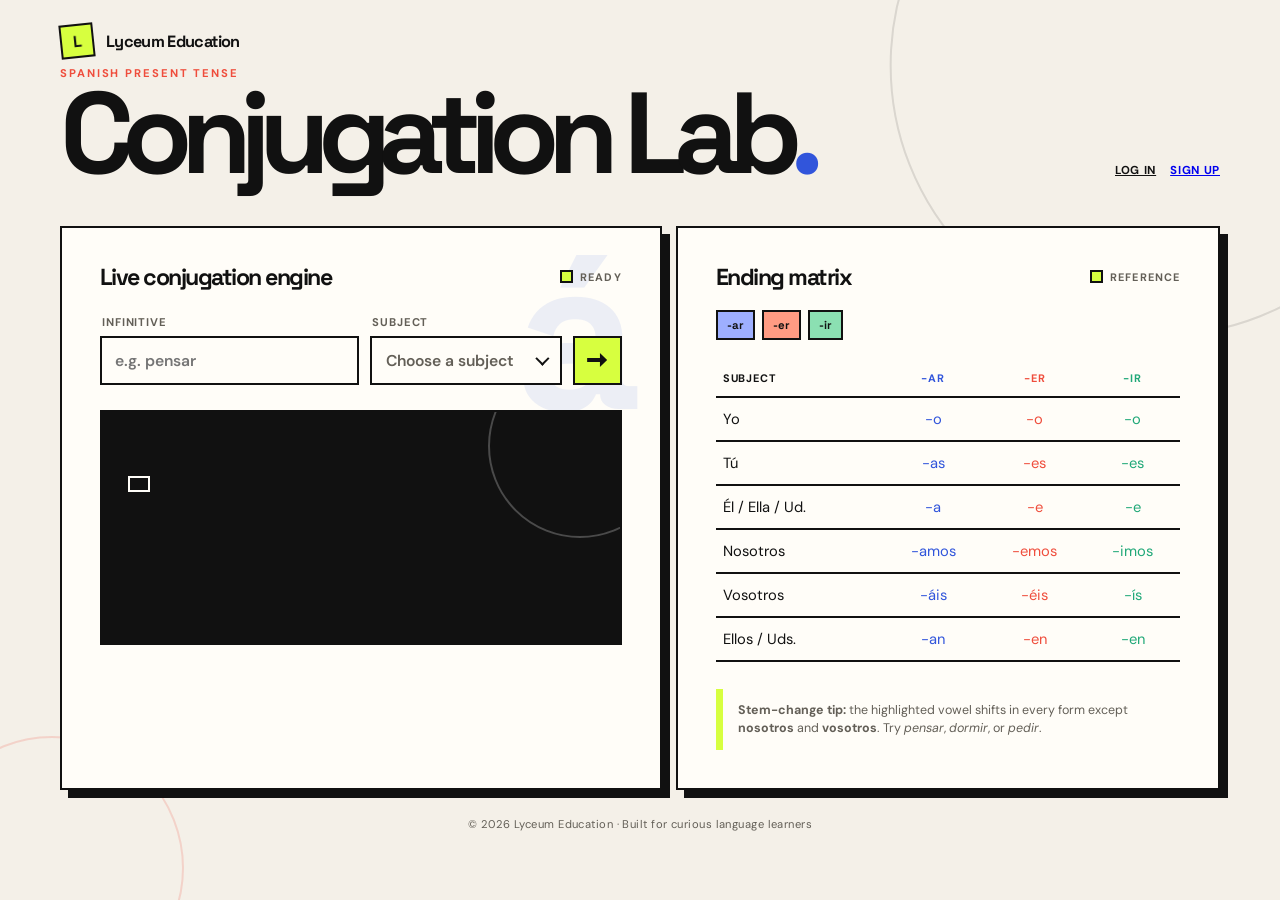
<file: conjugation_lab.html>
<!DOCTYPE html>
<html lang="en">
<head>
    <meta charset="UTF-8">
    <meta name="viewport" content="width=device-width, initial-scale=1.0">
    <title>Conjugation Lab | Present Tense</title>
    <link rel="icon" type="image/png" href="favicon.png">
    <link rel="preconnect" href="https://fonts.googleapis.com">
    <link rel="preconnect" href="https://fonts.gstatic.com" crossorigin>
    <link href="https://fonts.googleapis.com/css2?family=DM+Sans:wght@400;500;600;700&family=Space+Grotesk:wght@500;600;700&display=swap" rel="stylesheet">
    <style>
        :root {
            --ink: #111111;
            --paper: #f4f0e8;
            --acid: #d7ff3f;
            --red: #ef4d3c;
            --blue: #3155db;
            --teal: #20a878;
            --line: #111111;
            --muted: #635f57;
            --white: #fffdf8;
        }
        * { box-sizing: border-box; margin: 0; }
        html { scroll-behavior: smooth; }
        body { min-height: 100vh; color: var(--ink); background: var(--paper); font-family: "DM Sans", sans-serif; padding: 0 20px 35px; overflow-x: hidden; }
        body::before { position: fixed; z-index: -1; top: 0; right: 0; width: 42vw; height: 42vw; max-width: 600px; max-height: 600px; border: 2px solid var(--ink); border-radius: 50%; content: ""; opacity: .11; transform: translate(28%, -38%); }
        body::after { position: fixed; z-index: -1; bottom: -100px; left: -80px; width: 260px; height: 260px; border: 2px solid var(--red); border-radius: 50%; content: ""; opacity: .18; }
        .shell { width: min(1160px, 100%); margin: auto; }
        header { display: flex; align-items: flex-end; justify-content: space-between; gap: 20px; min-height: 120px; margin-bottom: 26px; padding: 24px 0 22px; }
        .brand { display: flex; align-items: center; gap: 12px; margin-bottom: 8px; color: var(--ink); font: 700 1.02rem "Space Grotesk", sans-serif; letter-spacing: -.04em; text-decoration: none; }
        .brand-mark { display: grid; place-items: center; width: 34px; height: 34px; border: 2px solid var(--ink); background: var(--acid); font: 700 1rem "Space Grotesk"; transform: rotate(-6deg); }
        .eyebrow { color: var(--red); font-size: .7rem; font-weight: 700; letter-spacing: .17em; text-transform: uppercase; margin-bottom: 10px; }
        h1, h2, .word, .badge { font-family: "Space Grotesk", sans-serif; }
        h1 { font-size: clamp(3.5rem, 9vw, 7.8rem); line-height: .76; letter-spacing: -.105em; }
        .title-dot { display: inline-block; color: var(--blue); transform-origin: 50% 100%; }
        .title-dot.bounce { animation: dot-bounce 980ms ease-out; }
        .layout { display: grid; grid-template-columns: minmax(0, 1.05fr) minmax(330px, .95fr); gap: 14px; position: relative; }
        .card { border: 2px solid var(--line); border-radius: 0; background: var(--white); padding: clamp(22px, 4vw, 38px); box-shadow: 8px 8px 0 var(--ink); }
        .workspace { min-height: 515px; overflow: visible; position: relative; z-index: 2; }
        .workspace::after { position: absolute; z-index: 0; right: 18px; top: -35px; color: rgba(49,85,219,.09); content: "á"; font: 700 220px "Space Grotesk"; pointer-events: none; }
        .workspace > *, .reference > * { position: relative; z-index: 1; }
        .heading { display: flex; align-items: center; justify-content: space-between; gap: 12px; margin-bottom: 27px; }
        h2 { font-size: 1.45rem; line-height: .95; letter-spacing: -.065em; }
        .status { display: inline-flex; align-items: center; gap: 7px; color: var(--muted); font-size: .68rem; font-weight: 700; text-transform: uppercase; letter-spacing: .1em; }
        .status::before { width: 9px; height: 9px; border: 2px solid var(--ink); background: var(--acid); content: ""; }
        .controls { display: grid; grid-template-columns: minmax(0, 1.15fr) minmax(150px, .85fr) auto; gap: 11px; align-items: end; position: relative; z-index: 3; }
        .controls + .result { margin-top: 25px; }
        .submit-verb { position: relative; width: 49px; height: 49px; border: 2px solid var(--ink); border-radius: 0; color: var(--ink); background: var(--acid); cursor: pointer; transition: .2s ease; }
        .submit-verb::before { position: absolute; top: 50%; left: 50%; width: 20px; height: 14px; content: ""; background: currentColor; clip-path: polygon(0 36%, 64% 36%, 64% 0, 100% 50%, 64% 100%, 64% 64%, 0 64%); transform: translate(-50%, -50%); }
        .submit-verb:hover, .submit-verb:focus-visible { background: var(--red); box-shadow: 4px 4px 0 var(--ink); outline: none; transform: translate(-2px, -2px); }
        .submit-verb:active { transform: translate(1px, 1px); box-shadow: none; }
        .submit-verb:disabled { cursor: wait; opacity: .6; transform: none; box-shadow: none; }
        label { display: block; color: var(--muted); font-size: .7rem; font-weight: 700; letter-spacing: .08em; text-transform: uppercase; margin: 0 0 7px 2px; }
        input, select { width: 100%; border: 2px solid var(--line); border-radius: 0; outline: none; background: var(--white); color: var(--ink); font: 600 .98rem "DM Sans"; padding: 12px 13px; transition: border-color .2s, box-shadow .2s, transform .2s; }
        .subject-picker { position: relative; }
        .subject-picker select { position: absolute; width: 1px; height: 1px; opacity: 0; pointer-events: none; }
        .subject-trigger { display: flex; align-items: center; justify-content: space-between; width: 100%; min-height: 47px; border: 2px solid var(--line); border-radius: 0; background: var(--white); color: var(--muted); cursor: pointer; font: 600 .98rem "DM Sans"; padding: 12px 14px; transition: border-color .2s, box-shadow .2s, transform .2s; }
        .subject-trigger::after { width: 8px; height: 8px; border-right: 2px solid var(--ink); border-bottom: 2px solid var(--ink); content: ""; transform: rotate(45deg) translateY(-2px); transition: transform .2s; }
        .subject-picker.open .subject-trigger { border-color: var(--blue); box-shadow: 4px 4px 0 var(--blue); transform: translate(-2px, -2px); }
        .subject-picker.open .subject-trigger::after { transform: rotate(225deg) translate(-2px, -2px); }
        .subject-menu { position: absolute; z-index: 20; top: calc(100% + 8px); left: 0; right: 0; visibility: hidden; max-height: 290px; overflow-y: auto; opacity: 0; transform: translateY(-10px); border: 2px solid var(--line); border-radius: 8px; background: var(--white); box-shadow: 6px 6px 0 var(--ink); padding: 5px; pointer-events: none; transition: opacity .2s, transform .2s, visibility .2s; }
        .subject-picker.open .subject-menu { visibility: visible; opacity: 1; transform: translateY(0); pointer-events: auto; }
        .subject-option { display: block; width: 100%; border: 0; border-radius: 0; background: transparent; color: var(--ink); cursor: pointer; font: 600 .88rem "DM Sans"; padding: 10px; text-align: left; transition: background .15s, transform .15s; }
        .subject-option:hover, .subject-option:focus-visible { background: var(--acid); outline: none; transform: translateX(3px); }
        input:hover, input:focus, select:hover, select:focus { border-color: var(--blue); box-shadow: 4px 4px 0 var(--blue); transform: translate(-2px, -2px); }
        input:focus-visible, select:focus-visible { outline: none; }
        .result { min-height: 235px; position: relative; overflow: hidden; border: 2px solid var(--ink); border-radius: 0; color: var(--white); padding: 26px; background: var(--ink); transition: background .25s, transform .25s; }
        .result:hover { transform: translate(-3px, -3px); }
        .result::before { position: absolute; width: 180px; height: 180px; border: 2px solid rgba(255,255,255,.24); border-radius: 50%; content: ""; right: -52px; top: -58px; }
        .result.ar { background: var(--blue); } .result.er { background: var(--red); } .result.ir { background: var(--teal); } .result.error { background: #6d234b; }
        .result-label { color: rgba(255,255,255,.75); font-size: .7rem; font-weight: 700; letter-spacing: .14em; text-transform: uppercase; }
        .word { font-size: clamp(2.5rem, 7vw, 4.2rem); letter-spacing: -.08em; margin: 13px 0 18px; }
        .word .changed, .word .ending { font-weight: 700; }
        .result.ar .changed, .result.ar .ending { color: #aebaff; }
        .result.er .changed, .result.er .ending { color: #ffb09d; }
        .result.ir .changed, .result.ir .ending { color: #91e7ba; }
        .word.answer-enter { animation: answer-enter .55s cubic-bezier(.22,1,.36,1); }
        .explanation { max-width: 530px; color: rgba(255,255,255,.86); font-size: .9rem; line-height: 1.55; }
        .explanation strong { color: var(--acid); }
        .badge { display: inline-block; border: 2px solid currentColor; color: var(--white); font-size: .7rem; font-weight: 700; letter-spacing: .06em; margin-top: 20px; padding: 6px 9px; text-transform: uppercase; }
        .legend { display: flex; gap: 7px; margin: -5px 0 20px; }
        .legend span { border: 2px solid var(--ink); color: var(--ink); font: 700 .72rem "Space Grotesk"; padding: 6px 9px; }
        .legend .ar { background: #9eafff; } .legend .er { background: #ff9b83; } .legend .ir { background: #8be0b2; }
        .table-wrap { overflow-x: auto; }
        table { width: 100%; border-collapse: collapse; font-size: .92rem; }
        th, td { border-bottom: 2px solid var(--ink); padding: 11px 7px; text-align: left; }
        th { font-size: .68rem; letter-spacing: .08em; text-transform: uppercase; }
        td:not(:first-child), th:not(:first-child) { text-align: center; }
        .cell-ar { color: var(--blue); } .cell-er { color: var(--red); } .cell-ir { color: var(--teal); }
        .note { border-left: 7px solid var(--acid); margin-top: 27px; padding: 12px 0 12px 15px; color: var(--muted); font-size: .78rem; line-height: 1.5; }
        footer { color: var(--muted); font-size: .7rem; letter-spacing: .04em; text-align: center; margin-top: 27px; }
        :focus-visible { outline: 3px solid var(--red); outline-offset: 4px; }
        @keyframes answer-enter { from { opacity: 0; transform: translateY(10px); } to { opacity: 1; transform: translateY(0); } }
        @keyframes dot-bounce { 0% { transform: scaleY(1); } 35% { transform: scaleY(.35); } 65% { transform: scaleY(1.2); } 100% { transform: scaleY(1); } }
        @media (max-width: 760px) { body { padding: 0 14px 25px; } header { display: block; min-height: 0; padding-top: 20px; } .layout { grid-template-columns: 1fr; } .intro { margin-top: 14px; text-align: left; } }
        @media (max-width: 460px) { .controls { grid-template-columns: 1fr; } .card { padding: 21px; box-shadow: 5px 5px 0 var(--ink); } .submit-verb { width: 100%; } }
        @media (prefers-reduced-motion: reduce) { *, *::before, *::after { animation-duration: .01ms !important; transition-duration: .01ms !important; } }
    </style>
</head>
<body>
    <main class="shell">
        <header>
            <div><a class="brand" href="index.html" aria-label="Lyceum Education home"><span class="brand-mark">L</span><span>Lyceum Education</span></a><div class="eyebrow">Spanish present tense</div><h1>Conjugation Lab<span class="title-dot">.</span></h1></div>
            <nav class="lab-auth" aria-label="Account" data-auth-nav><a href="login.html">Log in</a><a href="signup.html">Sign up</a></nav>
        </header>
        <div class="greeting" data-greeting hidden aria-live="polite"></div>
        <div class="layout">
            <section class="card workspace" aria-labelledby="engine-title">
                <div class="heading"><h2 id="engine-title">Live conjugation engine</h2><span class="status">Ready</span></div>
                <div class="controls">
                    <div><label for="verb">Infinitive</label><input id="verb" type="text" placeholder="e.g. pensar" autocomplete="off"></div>
                    <div class="subject-picker" id="subject-picker"><label for="subject">Subject</label><select id="subject" tabindex="-1"><option value="" selected disabled>Choose a subject</option></select><button class="subject-trigger" id="subject-trigger" type="button" aria-haspopup="listbox" aria-expanded="false">Choose a subject</button><div class="subject-menu" id="subject-menu" role="listbox"></div></div>
                    <button class="submit-verb" id="submit-verb" type="button" aria-label="Conjugate infinitive" title="Conjugate infinitive"></button>
                </div>
                <div class="result" id="result" aria-live="polite">
                    <div class="result-label" id="result-label"></div>
                    <div class="word" id="word"></div>
                    <div class="explanation" id="explanation"></div><span class="badge" id="badge"></span>
                </div>
            </section>
            <section class="card reference" aria-labelledby="reference-title">
                <div class="heading"><h2 id="reference-title">Ending matrix</h2><span class="status">Reference</span></div>
                <div class="legend"><span class="ar">-ar</span><span class="er">-er</span><span class="ir">-ir</span></div>
                <div class="table-wrap"><table><thead><tr><th>Subject</th><th class="cell-ar">-AR</th><th class="cell-er">-ER</th><th class="cell-ir">-IR</th></tr></thead><tbody id="matrix"></tbody></table></div>
                <div class="note"><strong>Stem-change tip:</strong> the highlighted vowel shifts in every form except <strong>nosotros</strong> and <strong>vosotros</strong>. Try <em>pensar</em>, <em>dormir</em>, or <em>pedir</em>.</div>
            </section>
        </div>
        <footer>© 2026 Lyceum Education · Built for curious language learners</footer>
    </main>
    <script src="auth.js"></script>
    <script>
        const endings = {
            ar: { yo: "o", tu: "as", el: "a", nos: "amos", vos: "áis", ellos: "an" },
            er: { yo: "o", tu: "es", el: "e", nos: "emos", vos: "éis", ellos: "en" },
            ir: { yo: "o", tu: "es", el: "e", nos: "imos", vos: "ís", ellos: "en" }
        };
        const subjects = [
            ["yo", "Yo", "I"], ["tu", "Tú", "you (informal)"], ["el", "Él / Ella / Ud.", "he, she, or you (formal)"],
            ["nos", "Nosotros", "we"], ["vos", "Vosotros", "you all (Spain)"], ["ellos", "Ellos / Uds.", "they or you all"]
        ];
        const stemRules = {
            "o>ue": { label: "o → ue stem change", verbs: ["acordar", "almorzar", "contar", "costar", "dormir", "encontrar", "morir", "poder", "recordar", "soñar", "volver"] },
            "e>ie": { label: "e → ie stem change", verbs: ["cerrar", "comenzar", "empezar", "entender", "negar", "nevar", "pensar", "perder", "preferir", "querer", "sentir", "tener", "venir"] },
            "e>i": { label: "e → i stem change", verbs: ["competir", "conseguir", "pedir", "repetir", "seguir", "servir", "vestir", "medir"] }
        };
        const subject = document.querySelector("#subject"), verb = document.querySelector("#verb"), result = document.querySelector("#result"), submitVerb = document.querySelector("#submit-verb");
        const subjectPicker = document.querySelector("#subject-picker"), subjectTrigger = document.querySelector("#subject-trigger"), subjectMenu = document.querySelector("#subject-menu");
        const accents = { a: ["á"], e: ["é"], i: ["í"], o: ["ó"], u: ["ú", "ü"], n: ["ñ"] };
        const irregularYoMap = {
            tener: { stem: "teng", suffix: "o", type: "e>ie" },
            venir: { stem: "veng", suffix: "o", type: "e>ie" },
            poner: { stem: "pon", suffix: "go", type: "go" },
            salir: { stem: "sal", suffix: "go", type: "go" },
            hacer: { stem: "hac", suffix: "go", type: "go" },
            valer: { stem: "val", suffix: "go", type: "go" },
            traer: { stem: "traig", suffix: "o", type: "go" }
        };
        const defectiveVerbs = {
            nevar: { allowedSubjects: ["el"], label: "the third-person singular only" }
        };
        const specialIarVerbs = {
            enviar: { yo: "envío", tu: "envías", el: "envía", nos: "enviamos", vos: "enviáis", ellos: "envían" },
            cambiar: { yo: "cambio", tu: "cambias", el: "cambia", nos: "cambiamos", vos: "cambiáis", ellos: "cambian" }
        };
        const totalAnomalyMap = {
            ser: { yo: "soy", tu: "eres", el: "es", nos: "somos", vos: "sois", ellos: "son" },
            ir: { yo: "voy", tu: "vas", el: "va", nos: "vamos", vos: "vais", ellos: "van" },
            estar: { yo: "estoy", tu: "estás", el: "está", nos: "estamos", vos: "estáis", ellos: "están" },
            haber: { yo: "he", tu: "has", el: "ha", nos: "hemos", vos: "habéis", ellos: "han" }
        };
        const presentBootMask = { yo: true, tu: true, el: true, nos: false, vos: false, ellos: true };
        const preteriteMask = { yo: false, tu: false, el: true, nos: false, vos: false, ellos: true };
        let accentTimer, accentKey, accentSelection;
        subjects.forEach(([key, name]) => {
            subject.add(new Option(name, key));
            subjectMenu.insertAdjacentHTML("beforeend", `<button class="subject-option" type="button" role="option" data-value="${key}">${name}</button>`);
        });

        function closeSubjectMenu() {
            subjectPicker.classList.remove("open");
            subjectTrigger.setAttribute("aria-expanded", "false");
        }

        function stripReflexive(infinitive) {
            return infinitive.endsWith("se") ? infinitive.slice(0, -2) : infinitive;
        }

        function reverseFindVowelIndex(stem) {
            for (let index = stem.length - 1; index >= 0; index -= 1) {
                const char = stem[index];
                if (/[aeiouü]/i.test(char)) return index;
            }
            return -1;
        }

        function applyStemMutation(stem, type) {
            if (!type) return stem;
            const targetIndex = reverseFindVowelIndex(stem);
            if (targetIndex < 0) return stem;
            const mutations = { "e>ie": "ie", "o>ue": "ue", "e>i": "i" };
            const token = mutations[type];
            if (!token) return stem;
            return stem.slice(0, targetIndex) + token + stem.slice(targetIndex + 1);
        }

        function applyPresentTransform(normalizedVerb, subjectKey, macroClass) {
            const stem = normalizedVerb.slice(0, -2);
            let result = stem;
            const type = detectStemType(normalizedVerb);
            const specialIar = specialIarVerbs[normalizedVerb];
            if (specialIar) {
                return { stem: result, suffix: specialIar[subjectKey], type: "iar" };
            }
            if (type && presentBootMask[subjectKey]) {
                result = applyStemMutation(stem, type);
            }
            if (normalizedVerb.endsWith("uir") && !["nos", "vos"].includes(subjectKey)) {
                result = result + "y";
            }
            if (normalizedVerb === "enviar" && subjectKey === "yo") {
                result = "envi";
            }
            return { stem: result, suffix: endings[macroClass][subjectKey], type };
        }

        function detectStemType(infinitive) {
            if (infinitive.includes("o>ue") || infinitive === "dormir") return "o>ue";
            const rules = [
                ["o>ue", stemRules["o>ue"].verbs],
                ["e>ie", stemRules["e>ie"].verbs],
                ["e>i", stemRules["e>i"].verbs]
            ];
            for (const [type, list] of rules) {
                if (list.includes(infinitive)) return type;
            }
            return null;
        }

        function conjugate(rawVerb, selectedSubject, tense = "present", mood = "indicative") {
            const original = rawVerb.trim().toLowerCase();
            if (!selectedSubject) return { error: "Choose a subject before conjugating." };
            if (!original) return { error: "Enter a Spanish infinitive ending in -ar, -er, or -ir." };

            const reflexiveVerb = stripReflexive(original);
            const normalized = reflexiveVerb || original;
            const macroClass = normalized.slice(-2);
            if (!/^[a-záéíóúñü]+$/.test(normalized) || normalized.length < 3 || !endings[macroClass]) {
                return { error: "Enter a Spanish infinitive ending in -ar, -er, or -ir." };
            }

            const defective = defectiveVerbs[normalized];
            if (defective && !defective.allowedSubjects.includes(selectedSubject)) {
                return { error: `${normalized} is defective and only works in ${defective.label}.` };
            }

            const anomaly = totalAnomalyMap[normalized];
            if (anomaly) {
                return {
                    infinitive: normalized,
                    ending: macroClass,
                    type: "anomaly",
                    suffix: anomaly[selectedSubject] || anomaly.el,
                    stem: normalized,
                    word: anomaly[selectedSubject] || anomaly.el,
                    reflexive: false,
                    defect: true
                };
            }

            const irregularYo = irregularYoMap[normalized];
            if (irregularYo && selectedSubject === "yo") {
                return {
                    infinitive: normalized,
                    ending: macroClass,
                    type: irregularYo.type,
                    suffix: irregularYo.suffix,
                    stem: irregularYo.stem,
                    word: irregularYo.stem + irregularYo.suffix,
                    reflexive: false,
                    defect: false
                };
            }

            if (specialIarVerbs[normalized]) {
                const result = specialIarVerbs[normalized][selectedSubject];
                return {
                    infinitive: normalized,
                    ending: macroClass,
                    type: "iar",
                    suffix: result,
                    stem: result.slice(0, -1),
                    word: result,
                    reflexive: false,
                    defect: false
                };
            }

            const baseStem = normalized.slice(0, -2);
            const type = detectStemType(normalized);
            let stem = baseStem;
            let suffix = endings[macroClass][selectedSubject];

            if (tense === "present" && mood === "indicative") {
                if (type && presentBootMask[selectedSubject]) {
                    stem = applyStemMutation(baseStem, type);
                }
                if (normalized.endsWith("uir") && !["nos", "vos"].includes(selectedSubject)) {
                    stem = stem + "y";
                }
            }

            if (tense === "preterite" && mood === "indicative") {
                const isIrStem = macroClass === "ir";
                const preteriteAllowed = preteriteMask[selectedSubject];
                if (type && isIrStem && preteriteAllowed) {
                    stem = applyStemMutation(baseStem, type);
                    stem = stem.replace(/e([i])$/, "i").replace(/o([u])$/, "u");
                }
                if (/[aeiou]$/.test(baseStem)) {
                    if (selectedSubject === "el" || selectedSubject === "ellos") {
                        suffix = selectedSubject === "el" ? "yó" : "yeron";
                    } else {
                        suffix = endings[macroClass][selectedSubject];
                    }
                }
            }

            const finalWord = stem + suffix;
            return {
                infinitive: normalized,
                ending: macroClass,
                type,
                suffix,
                stem: { plain: baseStem, changed: stem },
                word: finalWord,
                reflexive: !!(original !== normalized),
                defect: false
            };
        }

        /*
         * Morphology compiler layer.
         *
         * The UI only needs {word, stem, suffix, type}, but keeping the
         * compiler separate makes each transformation deterministic and
         * testable.  Lexical data describes exceptional behavior; regular
         * behavior is calculated from the infinitive and its final vowel.
         */
        const compilerBootMask = Object.freeze([true, true, true, false, false, true]);
        const compilerSandalMask = Object.freeze([false, false, true, false, false, true]);
        const compilerSubjectIndex = Object.freeze({ yo: 0, tu: 1, el: 2, nos: 3, vos: 4, ellos: 5 });
        const compilerPronouns = Object.freeze({ yo: "me", tu: "te", el: "se", nos: "nos", vos: "os", ellos: "se" });
        const compilerVowels = Object.freeze(new Set(["a", "e", "i", "o", "u", "ü"]));
        const compilerPresentEndings = Object.freeze({
            ar: ["o", "as", "a", "amos", "áis", "an"],
            er: ["o", "es", "e", "emos", "éis", "en"],
            ir: ["o", "es", "e", "imos", "ís", "en"]
        });
        const compilerPreteriteEndings = Object.freeze({
            ar: ["é", "aste", "ó", "amos", "asteis", "aron"],
            er: ["í", "iste", "ió", "imos", "isteis", "ieron"],
            ir: ["í", "iste", "ió", "imos", "isteis", "ieron"]
        });
        const compilerImperativeEndings = Object.freeze({
            affirmative: {
                ar: ["", "a", "e", "emos", "ad", "en"],
                er: ["", "e", "a", "amos", "ed", "an"],
                ir: ["", "e", "a", "amos", "id", "an"]
            },
            negative: {
                ar: ["", "es", "e", "emos", "éis", "en"],
                er: ["", "as", "a", "amos", "áis", "an"],
                ir: ["", "as", "a", "amos", "áis", "an"]
            }
        });
        /*
         * These are productive orthographic environments, not an infinitive
         * dictionary.  A verb is classified from its radical shape and
         * terminal phonological sequence, so an unseen verb can still pass
         * through the same compiler.  The rules are ordered from the most
         * specific environment to the broadest one.
         */
        const compilerStemPatterns = Object.freeze([
            { pattern: /(e)(nd|nt|mp|nz|rm|rt|rr|st|sp)[a-záéíóúü]*$/, type: "e>ie" },
            { pattern: /(e)(l|r|m|n)[a-záéíóúü]*$/, type: "e>ie" },
            { pattern: /(o)(rm|lv|rd|st|nt|str)[a-záéíóúü]*$/, type: "o>ue" },
            { pattern: /(u)(g|r|d|z)[a-záéíóúü]*$/, type: "u>ue" },
            { pattern: /(e)gu$/, type: "e>i" },
            { pattern: /(e)(d|t|r|g|b)[ií][a-záéíóúü]*$/, type: "e>i" }
        ]);
        const compilerOrthographicYo = Object.freeze({
            hacer: "hag", decir: "dig", conocer: "conozc", conducir: "conduzc",
            escoger: "escoj", exigir: "exij", ofrecer: "ofrezc", poner: "pong",
            salir: "salg", satisfacer: "satisfag", traer: "traig", valer: "valg",
            venir: "veng", tener: "teng", oír: "oig"
        });
        const compilerIrregularPresent = Object.freeze({
            ser: ["soy", "eres", "es", "somos", "sois", "son"],
            estar: ["estoy", "estás", "está", "estamos", "estáis", "están"],
            ir: ["voy", "vas", "va", "vamos", "vais", "van"],
            haber: ["he", "has", "ha", "hemos", "habéis", "han"],
            saber: ["sé", "sabes", "sabe", "sabemos", "sabéis", "saben"],
            oír: ["oigo", "oyes", "oye", "oímos", "oís", "oyen"]
        });
        const compilerAnomalyForms = Object.freeze({
            ser: {
                present: ["soy", "eres", "es", "somos", "sois", "son"],
                preterite: ["fui", "fuiste", "fue", "fuimos", "fuisteis", "fueron"]
            },
            ir: {
                present: ["voy", "vas", "va", "vamos", "vais", "van"],
                preterite: ["fui", "fuiste", "fue", "fuimos", "fuisteis", "fueron"]
            },
            estar: {
                present: ["estoy", "estás", "está", "estamos", "estáis", "están"],
                preterite: ["estuve", "estuviste", "estuvo", "estuvimos", "estuvisteis", "estuvieron"]
            },
            haber: {
                present: ["he", "has", "ha", "hemos", "habéis", "han"],
                preterite: ["hube", "hubiste", "hubo", "hubimos", "hubisteis", "hubieron"]
            }
        });
        const compilerIrregularPreterite = Object.freeze({
            andar: "anduv", estar: "estuv", haber: "hub", poder: "pud",
            poner: "pus", saber: "sup", tener: "tuv", venir: "vin",
            querer: "quis", hacer: "hic", decir: "dij", traer: "traj",
            conducir: "conduj", producir: "produj"
        });
        const compilerDefective = Object.freeze({
            nevar: new Set(["el"]),
            llover: new Set(["el"]),
            granizar: new Set(["el"]),
            amanecer: new Set(["el"]),
            anochecer: new Set(["el"])
        });

        function compilerNormalize(rawVerb) {
            const value = String(rawVerb || "").trim().toLowerCase();
            const reflexive = value.endsWith("se");
            const infinitive = reflexive ? value.slice(0, -2) : value;
            return { input: value, infinitive, reflexive };
        }

        function compilerClass(infinitive) {
            if (infinitive === "oír") return "ir";
            const ending = infinitive.slice(-2);
            return endings[ending] ? ending : null;
        }

        function compilerRoot(infinitive, macroClass) {
            return infinitive.slice(0, infinitive.length - macroClass.length);
        }

        function compilerReverseVowel(root) {
            let pointer = root.length - 1;
            while (pointer > 0) {
                pointer -= 1;
                const index = pointer;
                const character = root[index];
                const silentU = character === "u"
                    && index > 0
                    && root[index - 1] === "g"
                    && index === root.length - 1;
                if (compilerVowels.has(character) && !silentU) return index;
            }
            return -1;
        }

        function compilerClassification(infinitive) {
            if (compilerAnomalyForms[infinitive] || compilerIrregularPresent[infinitive]) return 5;
            if (compilerOrthographicYo[infinitive]) return 4;
            const type = compilerStemType(infinitive);
            return type === "e>ie" ? 1
                : type === "o>ue" ? 2
                    : type === "e>i" ? 3 : 0;
        }

        function compilerStemType(infinitive) {
            const macroClass = compilerClass(infinitive);
            if (!macroClass) return null;
            const root = compilerRoot(infinitive, macroClass);
            const target = compilerReverseVowel(root);
            if (target < 0) return null;
            const radical = root.slice(0, target) + root.slice(target + 1);
            const finalVowel = root[target];
            if (macroClass === "ir" && finalVowel === "e" && root.endsWith("g")) {
                return "e>i";
            }
            for (const rule of compilerStemPatterns) {
                if (!rule.pattern.test(root)) continue;
                /*
                 * Short roots such as vend- and regular -ent- derivatives
                 * are deliberately conservative.  A diphthong is selected
                 * only when the radical has enough phonological material to
                 * contain a separate unstressed prefix/syllable.
                 */
                if (rule.type === "e>ie" && root.endsWith("nd") && root.length < 6) continue;
                if (rule.type === "e>ie" && root.endsWith("nt") && macroClass !== "ir" && root.length > 5) continue;
                return rule.type;
            }
            /*
             * A productive fallback uses the final radical vowel and the
             * conjugation class.  It deliberately leaves open syllables
             * regular, while closed stressed environments receive the
             * corresponding Spanish alternation.
             */
            const closedRadical = /[^aeiouü]$/.test(radical);
            if (closedRadical && finalVowel === "e" && macroClass === "ir") return "e>i";
            return null;
        }

        function compilerMutation(root, type, reduced = false) {
            const target = compilerReverseVowel(root);
            if (target < 0 || !type) return root;
            const token = reduced
                ? ({ "e>ie": "i", "o>ue": "u", "e>i": "i", "u>ue": "u" }[type])
                : ({ "e>ie": "ie", "o>ue": "ue", "e>i": "i", "u>ue": "ue" }[type]);
            return token ? root.slice(0, target) + token + root.slice(target + 1) : root;
        }

        function compilerIsUir(infinitive) {
            return /uir$/.test(infinitive) && !/(guir|quir)$/.test(infinitive);
        }

        function compilerPresentStem(infinitive, root, index, macroClass) {
            const type = compilerStemType(infinitive);
            let stem = compilerBootMask[index] ? compilerMutation(root, type) : root;
            if (compilerIsUir(infinitive) && ![3, 4].includes(index)) stem += "y";
            if (infinitive === "oír" && index !== 3 && index !== 4) {
                stem = ["oig", "oy", "oy", "oí", "oís", "oy"][index].slice(0, -1);
            }
            if (index === 0 && compilerOrthographicYo[infinitive]) {
                return compilerOrthographicYo[infinitive];
            }
            if (index === 0 && macroClass !== "ar" && /g$/.test(stem) && !/gu$/.test(root)) {
                return `${stem.slice(0, -1)}j`;
            }
            return stem;
        }

        function compilerResolveSilentU(stem, suffix) {
            /*
             * In sigo/siga and similar forms, the u in gu is orthographic
             * rather than vocalic. It remains before e/i (sigue/sigues).
             */
            return /^[oa]$/.test(suffix) && /gu$/.test(stem)
                ? `${stem.slice(0, -2)}g`
                : stem;
        }

        function compilerApplyOrthography(stem, macroClass, mood) {
            if (mood !== "imperative") return stem;
            if (macroClass === "ar") {
                return stem.endsWith("c") ? `${stem.slice(0, -1)}qu`
                    : stem.endsWith("g") ? `${stem}u`
                    : stem.endsWith("z") ? `${stem.slice(0, -1)}c` : stem;
            }
            return stem.endsWith("g") ? `${stem.slice(0, -1)}j`
                : stem.endsWith("c") ? `${stem.slice(0, -1)}z` : stem;
        }

        function compilerAttachReflexive(word, subjectKey, affirmative) {
            if (!affirmative) return `${compilerPronouns[subjectKey]} ${word}`;
            const pronoun = compilerPronouns[subjectKey];
            const accentMap = { a: "á", e: "é", i: "í", o: "ó", u: "ú" };
            const syllables = (word.match(/[aeiouáéíóúü]+/g) || []).length;
            if (syllables > 1 && !/[áéíóú]/.test(word)) {
                for (let index = word.length - 1; index >= 0; index -= 1) {
                    if (accentMap[word[index]]) {
                        word = word.slice(0, index) + accentMap[word[index]] + word.slice(index + 1);
                        break;
                    }
                }
            }
            return word + pronoun;
        }

        function compilerBuild(infinitive, subjectKey, tense, mood, reflexive) {
            const macroClass = compilerClass(infinitive);
            const index = compilerSubjectIndex[subjectKey];
            if (!macroClass || index === undefined) return { error: "Invalid infinitive or subject." };
            if (compilerDefective[infinitive] && !compilerDefective[infinitive].has(subjectKey)) {
                return { error: `${infinitive} only has a third-person singular form.` };
            }
            if (tense === "present" && mood === "indicative" && compilerIrregularPresent[infinitive]) {
                const word = compilerIrregularPresent[infinitive][index];
                return { infinitive, ending: macroClass, type: "irregular", classification: 5, suffix: word, stem: { plain: word, changed: word }, word };
            }
            if (tense === "preterite" && mood === "indicative" && compilerAnomalyForms[infinitive]) {
                const word = compilerAnomalyForms[infinitive].preterite[index];
                return { infinitive, ending: macroClass, type: "anomaly", classification: 5, suffix: word, stem: { plain: word, changed: word }, word };
            }
            const root = compilerRoot(infinitive, macroClass);
            const classification = compilerClassification(infinitive);
            const type = classification === 1 ? "e>ie"
                : classification === 2 ? "o>ue"
                    : classification === 3 ? "e>i"
                        : classification === 4 ? compilerStemType(infinitive) : null;
            let stem = root;
            let suffix;
            if (tense === "present" && mood === "indicative") {
                stem = compilerPresentStem(infinitive, root, index, macroClass);
                suffix = compilerPresentEndings[macroClass][index];
                stem = compilerResolveSilentU(stem, suffix);
            } else if (tense === "preterite") {
                const irregularRoot = compilerIrregularPreterite[infinitive];
                if (irregularRoot) {
                    stem = irregularRoot;
                    suffix = ["e", "iste", index === 2 ? "o" : "o", "imos", "isteis", "ieron"][index];
                    if (["decir", "traer", "conducir", "producir"].includes(infinitive) && index === 5) suffix = "eron";
                } else {
                    stem = compilerSandalMask[index] && macroClass === "ir" ? compilerMutation(root, type, true) : root;
                    suffix = compilerPreteriteEndings[macroClass][index];
                    if (/[aeiouü]$/.test(root) && (index === 2 || index === 5)) {
                        suffix = index === 2 ? "yó" : "yeron";
                    }
                }
            } else if (mood === "imperative") {
                const affirmative = tense !== "negative";
                stem = compilerPresentStem(infinitive, root, index, macroClass);
                if (!(affirmative && index === 1)) {
                    stem = compilerApplyOrthography(stem, macroClass, mood);
                }
                suffix = compilerImperativeEndings[affirmative ? "affirmative" : "negative"][macroClass][index];
                if (index === 0) suffix = "";
            } else {
                return { error: "Unsupported tense or mood." };
            }
            let word = stem + suffix;
            if (reflexive) word = compilerAttachReflexive(word, subjectKey, mood === "imperative" && tense !== "negative");
            if (mood === "imperative" && tense === "negative") {
                word = reflexive
                    ? `no ${compilerPronouns[subjectKey]} ${word}`
                    : `no ${word}`;
            }
            return {
                infinitive,
                ending: macroClass,
                type,
                classification,
                suffix,
                stem: { plain: root, changed: stem },
                word,
                reflexive
            };
        }

        function conjugate(rawVerb, selectedSubject, tense = "present", mood = "indicative") {
            const normalized = compilerNormalize(rawVerb);
            if (!selectedSubject) return { error: "Choose a subject before conjugating." };
            if (!/^[a-záéíóúñü]+$/.test(normalized.infinitive) || normalized.infinitive.length < 3) {
                return { error: "Enter a Spanish infinitive ending in -ar, -er, or -ir." };
            }
            return compilerBuild(normalized.infinitive, selectedSubject, tense, mood, normalized.reflexive);
        }

        function renderWord(data) {
            if (data.error) return `<span>${data.error}</span>`;
            let stemHTML = data.stem.changed;
            if (data.type && data.stem.changed !== data.stem.plain) {
                const plain = data.stem.plain;
                const changed = data.stem.changed;
                let start = 0;
                while (start < plain.length && start < changed.length && plain[start] === changed[start]) start += 1;
                let plainEnd = plain.length;
                let changedEnd = changed.length;
                while (plainEnd > start && changedEnd > start && plain[plainEnd - 1] === changed[changedEnd - 1]) {
                    plainEnd -= 1;
                    changedEnd -= 1;
                }
                stemHTML = `${changed.slice(0, start)}<span class="changed">${changed.slice(start, changedEnd)}</span>${changed.slice(changedEnd)}`;
            }
            return `<span>${stemHTML}</span><span class="ending">${data.suffix}</span>`;
        }

        function run() {
            const data = conjugate(verb.value, subject.value, "present", "indicative");
            if (!data.error) window.LyceumAuth?.trackEvent("conjugation_practice", { tool: "Conjugation Lab" });
            if (!data.error && window.LyceumAuth) LyceumAuth.saveMemory({ lastVerb: verb.value.trim(), lastSubject: subject.value, lastWord: data.word });
            result.className = `result ${data.error ? "error" : data.ending}`;
            const word = document.querySelector("#word");
            word.classList.remove("answer-enter");
            void word.offsetWidth;
            word.innerHTML = data.error ? "Try again" : renderWord(data);
            word.classList.add("answer-enter");
            document.querySelector("#result-label").textContent = data.error ? "Input check" : `${subjects.find(item => item[0] === subject.value)[1]} · present tense`;
            document.querySelector("#badge").textContent = data.error ? "Waiting for a valid infinitive" : data.type ? stemRules[data.type]?.label || "special present pattern" : `regular -${data.ending} verb`;
            document.querySelector("#explanation").innerHTML = data.error || `Drop <strong>-${data.ending}</strong> from <strong>${data.infinitive}</strong> to find <strong>${data.stem.plain}-</strong>. ${data.type ? `<strong>${stemRules[data.type]?.label || "special present pattern"}</strong> applies here, so the working stem becomes <strong>${data.stem.changed}-</strong>.` : "Keep the stem unchanged, then attach the structural ending."} The result is <strong>${data.word}</strong>.`;
        }

        let processing = false;
        function processVerb() {
            if (processing) return;
            processing = true;
            const word = document.querySelector("#word");
            word.classList.remove("answer-enter");
            word.innerHTML = '<span class="typing-dots" aria-label="Conjugating"><i></i><i></i><i></i></span>';
            document.querySelector("#result-label").textContent = "Conjugating · present tense";
            document.querySelector("#explanation").textContent = "Reading the infinitive and matching its present-tense pattern…";
            submitVerb.disabled = true;
            setTimeout(() => {
                run();
                const titleDot = document.querySelector(".title-dot");
                titleDot.classList.remove("bounce");
                void titleDot.offsetWidth;
                titleDot.classList.add("bounce");
                processing = false;
                submitVerb.disabled = false;
            }, 1100);
        }

        function buildMatrix() {
            document.querySelector("#matrix").innerHTML = subjects.map(([, name]) => `<tr><td>${name}</td><td class="cell-ar">-${endings.ar[subjects.find(item => item[1] === name)[0]]}</td><td class="cell-er">-${endings.er[subjects.find(item => item[1] === name)[0]]}</td><td class="cell-ir">-${endings.ir[subjects.find(item => item[1] === name)[0]]}</td></tr>`).join("");
        }

        function insertAccent(character) {
            if (!accentSelection) return;
            const { start, end } = accentSelection;
            verb.setRangeText(character, start, end, "end");
        }

        verb.addEventListener("keydown", event => {
            const key = event.key.toLowerCase();
            if (!accents[key] || event.ctrlKey || event.metaKey || event.altKey) return;
            event.preventDefault();
            if (event.repeat) return;
            clearTimeout(accentTimer);
            const start = verb.selectionStart;
            const end = verb.selectionEnd;
            verb.setRangeText(key, start, end, "end");
            accentKey = key;
            accentSelection = { key, start, end: start + 1 };
            accentTimer = setTimeout(() => {
                insertAccent(accents[key][0]);
                accentSelection = null;
            }, 450);
        });

        verb.addEventListener("keyup", event => {
            if (event.key.toLowerCase() === accentKey) {
                clearTimeout(accentTimer);
                accentKey = null;
                accentSelection = null;
            }
        });

        subjectTrigger.addEventListener("click", () => {
            const isOpen = subjectPicker.classList.toggle("open");
            subjectTrigger.setAttribute("aria-expanded", String(isOpen));
        });

        subjectMenu.addEventListener("click", event => {
            const option = event.target.closest(".subject-option");
            if (!option) return;
            subject.value = option.dataset.value;
            subjectTrigger.textContent = option.textContent;
            subjectTrigger.style.color = "var(--ink)";
            closeSubjectMenu();
        });

        document.addEventListener("click", event => {
            if (!subjectPicker.contains(event.target)) closeSubjectMenu();
        });

        submitVerb.addEventListener("click", processVerb);
        verb.addEventListener("keydown", event => {
            if (event.key === "Enter") {
                event.preventDefault();
                processVerb();
            }
        });

        buildMatrix();
        const savedMemory = window.LyceumAuth?.getMemory() || {};
        if (savedMemory.lastVerb) verb.value = savedMemory.lastVerb;
        if (savedMemory.lastSubject) {
            subject.value = savedMemory.lastSubject;
            const savedOption = document.querySelector(`.subject-option[data-value="${savedMemory.lastSubject}"]`);
            if (savedOption) {
                subjectTrigger.textContent = savedOption.textContent;
                subjectTrigger.style.color = "var(--ink)";
            }
        }
    </script>
</body>
</html>
</file>
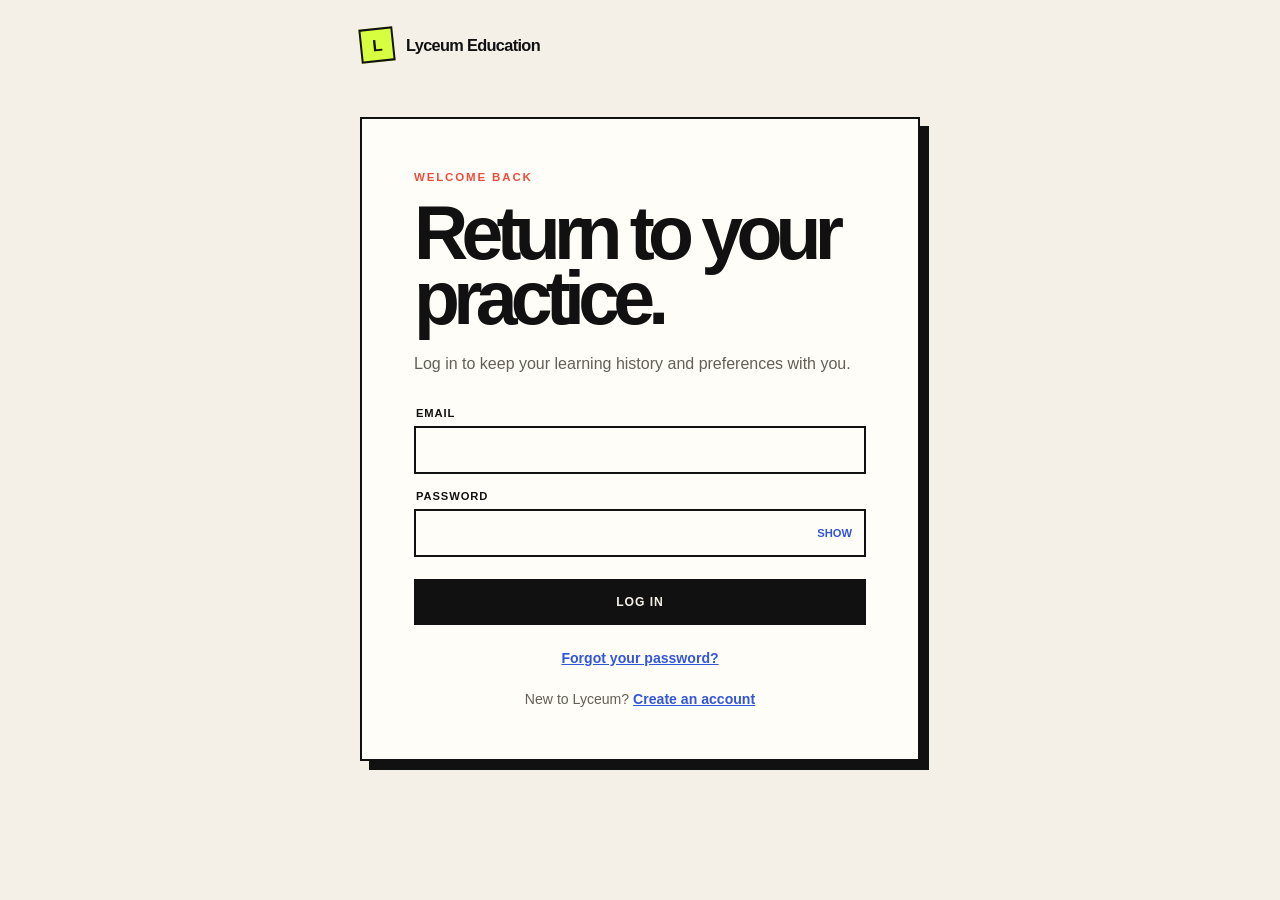
<file: login.html>
<!DOCTYPE html>
<html lang="en">
<head>
    <meta charset="UTF-8">
    <meta name="viewport" content="width=device-width, initial-scale=1.0">
    <title>Log in | Lyceum Education</title>
    <link rel="stylesheet" href="auth.css">
</head>
<body>
    <main class="auth-shell">
        <a class="brand" href="index.html"><span class="brand-mark">L</span><span>Lyceum Education</span></a>
        <section class="auth-card">
            <p class="eyebrow">Welcome back</p>
            <h1>Return to your practice.</h1>
            <p class="auth-copy">Log in to keep your learning history and preferences with you.</p>
            <form id="login-form">
                <label for="email">Email</label><input id="email" name="email" type="email" autocomplete="email" required>
                <label for="password">Password</label><div class="password-field"><input id="password" name="password" type="password" autocomplete="current-password" required><button class="password-toggle" type="button" data-password-toggle="#password">Show</button></div>
                <button class="primary-button" type="submit">Log in</button>
            </form>
            <p class="form-message" id="message" role="alert" hidden></p>
            <p class="auth-switch"><a href="#" id="forgot-password">Forgot your password?</a></p>
            <p class="auth-switch">New to Lyceum? <a href="signup.html">Create an account</a></p>
        </section>
    </main>
    <script src="auth.js"></script>
    <script>
        const form = document.querySelector("#login-form");
        const message = document.querySelector("#message");
        form.addEventListener("submit", async event => {
            event.preventDefault();
            try {
                await LyceumAuth.signIn(form.email.value.trim(), form.password.value);
                window.location.href = "classroom.html";
            } catch (error) { LyceumAuth.showMessage(message, error.message); }
        });
        document.querySelector("[data-password-toggle]").addEventListener("click", event => {
            const input = document.querySelector(event.currentTarget.dataset.passwordToggle);
            input.type = input.type === "password" ? "text" : "password";
            event.currentTarget.textContent = input.type === "password" ? "Show" : "Hide";
        });
        document.querySelector("#forgot-password").addEventListener("click", event => {
            event.preventDefault();
            const email = window.prompt("Enter the email for your Lyceum account:");
            if (!email) return;
            const password = window.prompt("Choose a new password (at least 8 characters):");
            if (!password) return;
            LyceumAuth.resetPassword(email, password).then(() => LyceumAuth.showMessage(message, "Password updated. You can now log in.", false)).catch(error => LyceumAuth.showMessage(message, error.message));
        });
    </script>
</body>
</html>
</file>
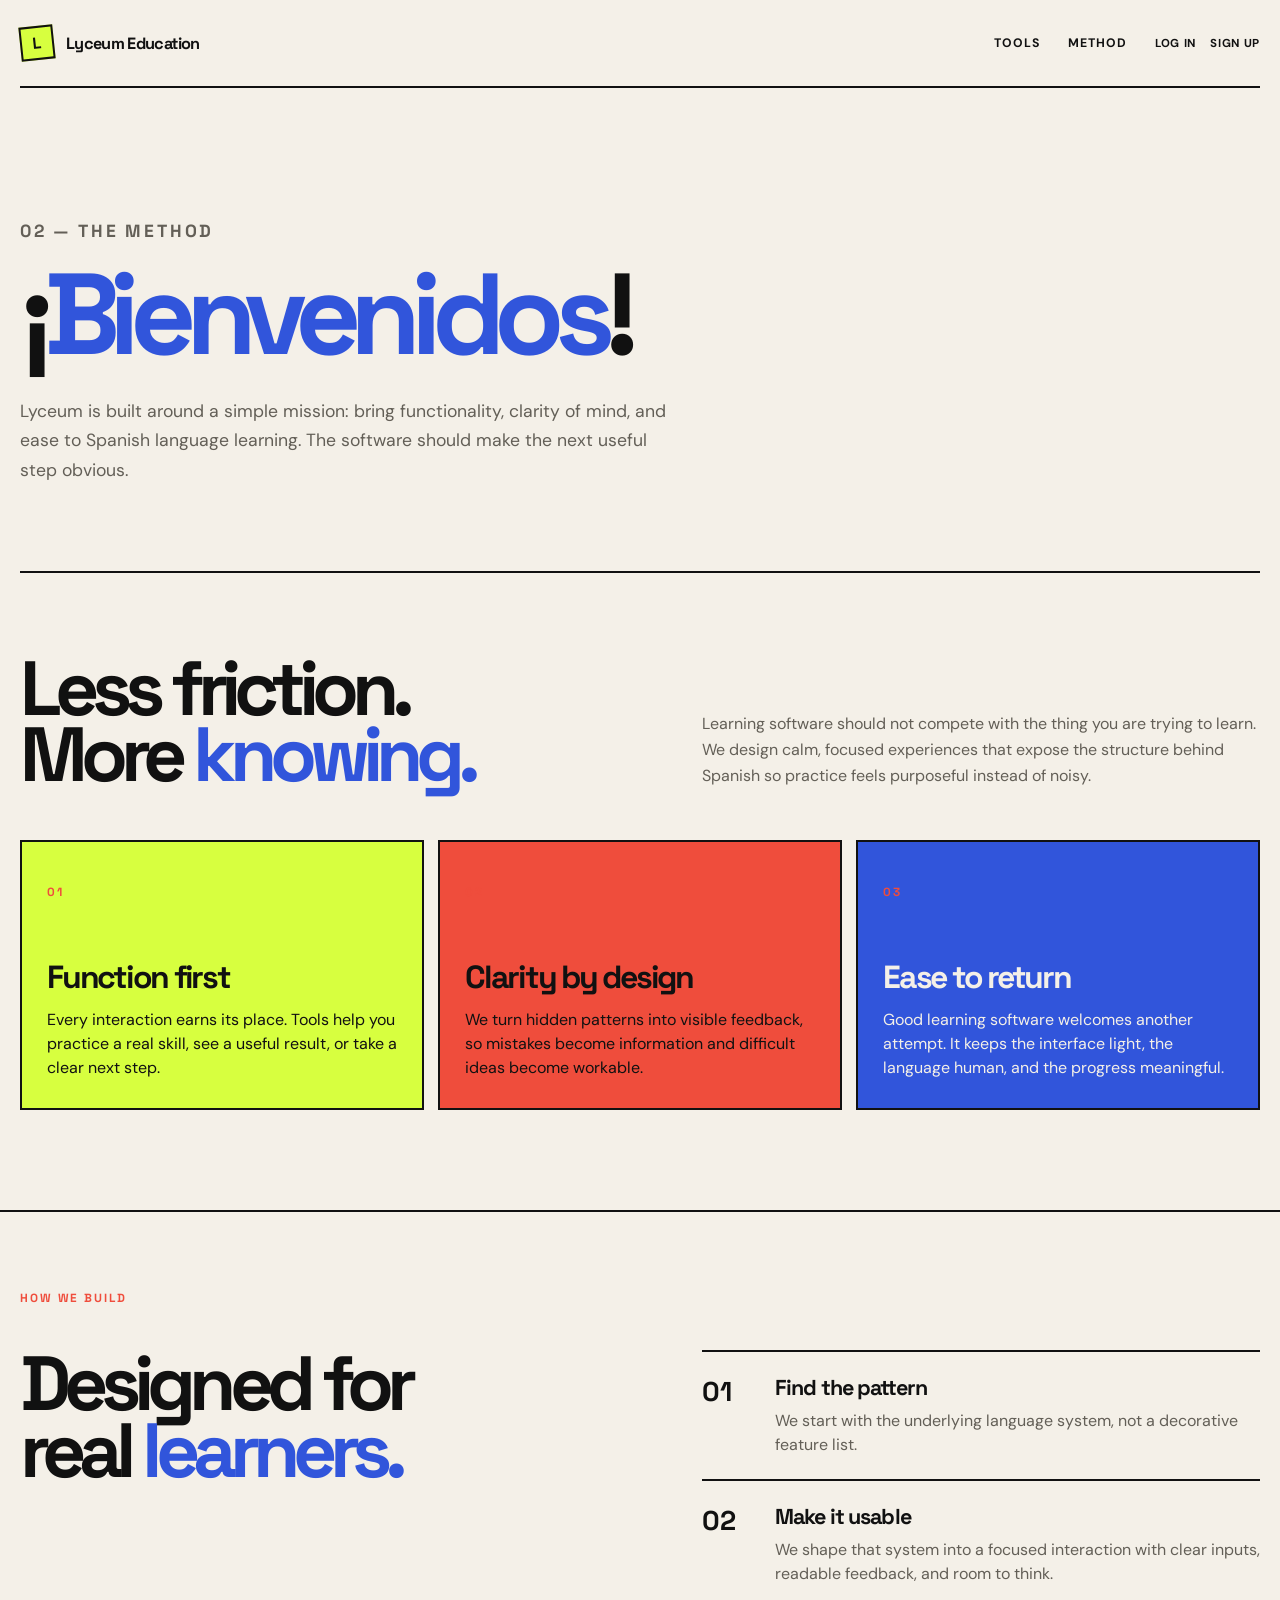
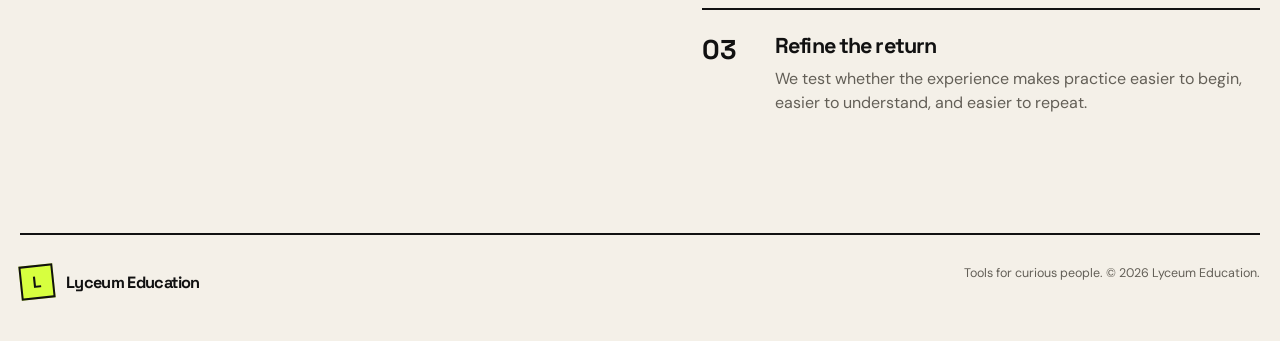
<file: method.html>
<!DOCTYPE html>
<html lang="en">
<head>
    <meta charset="UTF-8">
    <meta name="viewport" content="width=device-width, initial-scale=1.0">
    <meta name="description" content="Learn how Lyceum Education designs software for clear, capable Spanish learning.">
    <title>Method | Lyceum Education</title>
    <link rel="icon" type="image/png" href="favicon.png">
    <link rel="preconnect" href="https://fonts.googleapis.com">
    <link rel="preconnect" href="https://fonts.gstatic.com" crossorigin>
    <link href="https://fonts.googleapis.com/css2?family=DM+Sans:wght@400;500;600;700&family=Space+Grotesk:wght@500;600;700&display=swap" rel="stylesheet">
    <style>
        :root { --ink:#111; --paper:#f4f0e8; --acid:#d7ff3f; --red:#ef4d3c; --blue:#3155db; --muted:#635f57; }
        * { box-sizing:border-box; margin:0; }
        body { color:var(--ink); background:var(--paper); font-family:"DM Sans",sans-serif; }
        a { color:inherit; text-decoration:none; } .wrap { width:min(1240px,calc(100% - 40px)); margin:auto; }
        .topbar { display:flex; align-items:center; justify-content:space-between; min-height:88px; border-bottom:2px solid var(--ink); }
        .brand { display:flex; align-items:center; gap:12px; font:700 1.02rem "Space Grotesk"; letter-spacing:-.04em; }
        .brand-mark { display:grid; place-items:center; width:34px; height:34px; border:2px solid var(--ink); background:var(--acid); font:700 1rem "Space Grotesk"; transform:rotate(-6deg); }
        nav { display:flex; align-items:center; gap:28px; font-size:.77rem; font-weight:700; letter-spacing:.08em; text-transform:uppercase; }
        nav a { position:relative; } nav a::after { position:absolute; right:0; bottom:-7px; left:0; height:2px; content:""; background:var(--red); transform:scaleX(0); transition:transform .2s ease; }
        nav a:hover::after, nav a:focus-visible::after { transform:scaleX(1); }
        .nav-cta { border:2px solid var(--ink); padding:11px 15px; background:var(--ink); color:var(--paper); } .nav-cta:hover, .nav-cta:focus-visible { background:var(--acid); color:var(--ink); }
        .hero { padding:94px 0 86px; border-bottom:2px solid var(--ink); }
        .kicker, .number { color:var(--red); font:700 .74rem "Space Grotesk"; letter-spacing:.16em; text-transform:uppercase; }
        h1, h2 { font-family:"Space Grotesk"; letter-spacing:-.09em; }
        h1 { max-width:1000px; margin-top:22px; font-size:clamp(3.7rem,9vw,8.5rem); line-height:.82; }
        h1 span, h2 span { color:var(--blue); } .hero p { max-width:650px; margin-top:35px; color:var(--muted); font-size:1.1rem; line-height:1.65; }
        .principles { padding:82px 0 100px; } .principles-head { display:grid; grid-template-columns:1fr 1fr; gap:10%; align-items:end; }
        h2 { max-width:650px; font-size:clamp(2.8rem,6vw,6.3rem); line-height:.87; } .principles-intro { color:var(--muted); font-size:1rem; line-height:1.6; }
        .principle-grid { display:grid; grid-template-columns:repeat(3,1fr); gap:14px; margin-top:52px; }
        .principle { min-height:270px; border:2px solid var(--ink); padding:25px; } .principle:nth-child(1) { background:var(--acid); } .principle:nth-child(2) { background:var(--red); } .principle:nth-child(3) { background:var(--blue); color:var(--paper); }
        .principle h3 { margin-top:62px; font:700 2rem/ .9 "Space Grotesk"; letter-spacing:-.07em; } .principle p { margin-top:16px; line-height:1.5; }
        .process { border-top:2px solid var(--ink); padding:78px 0 96px; } .process-grid { display:grid; grid-template-columns:1fr 1fr; gap:10%; margin-top:45px; }
        .step { display:grid; grid-template-columns:55px 1fr; gap:18px; padding:22px 0; border-top:2px solid var(--ink); } .step strong { font:700 1.7rem "Space Grotesk"; } .step h3 { font:700 1.35rem "Space Grotesk"; letter-spacing:-.04em; } .step p { margin-top:8px; color:var(--muted); line-height:1.5; }
        footer { padding:30px 0 42px; border-top:2px solid var(--ink); } .footer-row { display:flex; justify-content:space-between; gap:25px; font-size:.78rem; } .footer-row p { color:var(--muted); }
        :focus-visible { outline:3px solid var(--red); outline-offset:4px; }
        @media (max-width:760px) { .wrap { width:min(100% - 28px,1240px); } nav a:not(.nav-cta) { display:none; } .hero { padding:70px 0; } .principles-head, .process-grid { grid-template-columns:1fr; gap:25px; } .principle-grid { grid-template-columns:1fr; } .footer-row { display:block; } .footer-row p { margin-top:12px; } }
    </style>
</head>
<body>
    <header class="wrap topbar">
        <a class="brand" href="index.html" aria-label="Lyceum Education home"><span class="brand-mark">L</span><span>Lyceum Education</span></a>
        <nav aria-label="Primary navigation"><a href="tools.html">Tools</a><a href="method.html">Method</a><span data-auth-nav><a href="login.html">Log in</a><a class="nav-cta" href="signup.html">Sign up</a></span></nav>
    </header>
    <main>
        <section class="wrap hero"><p class="kicker">02 — The method</p><h1>¡<span>Bienvenidos</span>!</h1><p>Lyceum is built around a simple mission: bring functionality, clarity of mind, and ease to Spanish language learning. The software should make the next useful step obvious.</p></section>
        <section class="wrap principles" aria-labelledby="principles-title">
            <div class="principles-head"><h2 id="principles-title">Less friction.<br>More <span>knowing.</span></h2><p class="principles-intro">Learning software should not compete with the thing you are trying to learn. We design calm, focused experiences that expose the structure behind Spanish so practice feels purposeful instead of noisy.</p></div>
            <div class="principle-grid">
                <article class="principle"><p class="number">01</p><h3>Function first</h3><p>Every interaction earns its place. Tools help you practice a real skill, see a useful result, or take a clear next step.</p></article>
                <article class="principle"><p class="number">02</p><h3>Clarity by design</h3><p>We turn hidden patterns into visible feedback, so mistakes become information and difficult ideas become workable.</p></article>
                <article class="principle"><p class="number">03</p><h3>Ease to return</h3><p>Good learning software welcomes another attempt. It keeps the interface light, the language human, and the progress meaningful.</p></article>
            </div>
        </section>
        <section class="process"><div class="wrap"><p class="number">How we build</p><div class="process-grid"><h2>Designed for<br>real <span>learners.</span></h2><div><div class="step"><strong>01</strong><div><h3>Find the pattern</h3><p>We start with the underlying language system, not a decorative feature list.</p></div></div><div class="step"><strong>02</strong><div><h3>Make it usable</h3><p>We shape that system into a focused interaction with clear inputs, readable feedback, and room to think.</p></div></div><div class="step"><strong>03</strong><div><h3>Refine the return</h3><p>We test whether the experience makes practice easier to begin, easier to understand, and easier to repeat.</p></div></div></div></div></div></section>
    </main>
    <footer class="wrap"><div class="footer-row"><a class="brand" href="index.html"><span class="brand-mark">L</span><span>Lyceum Education</span></a><p>Tools for curious people. &copy; 2026 Lyceum Education.</p></div></footer>
    <script src="auth.js"></script>
</body>
</html>
</file>
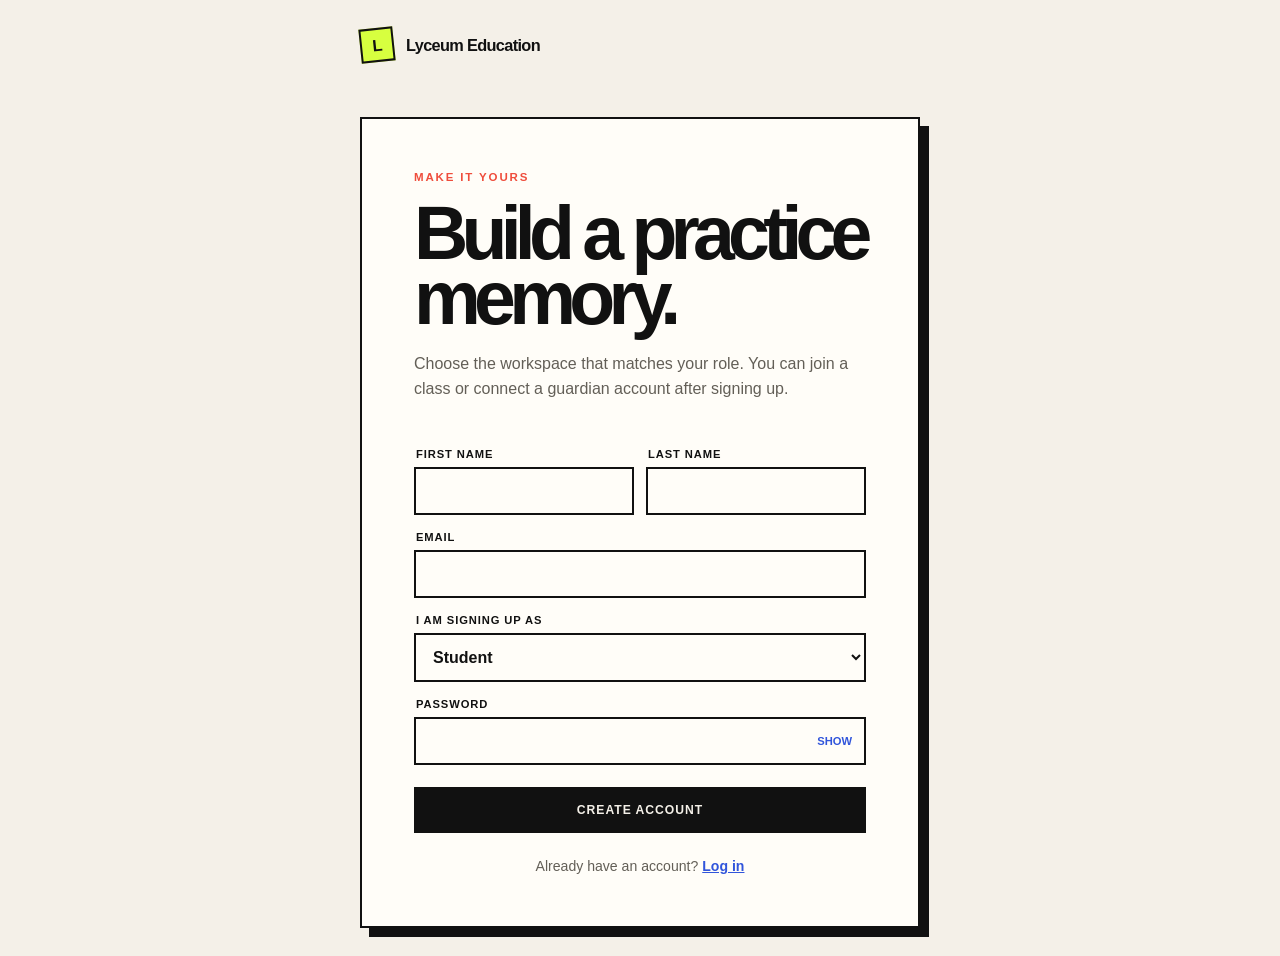
<file: signup.html>
<!DOCTYPE html>
<html lang="en">
<head>
    <meta charset="UTF-8">
    <meta name="viewport" content="width=device-width, initial-scale=1.0">
    <title>Create an account | Lyceum Education</title>
    <link rel="stylesheet" href="auth.css">
</head>
<body>
    <main class="auth-shell">
        <a class="brand" href="index.html"><span class="brand-mark">L</span><span>Lyceum Education</span></a>
        <section class="auth-card">
            <p class="eyebrow">Make it yours</p>
            <h1>Build a practice memory.</h1>
            <p class="auth-copy">Choose the workspace that matches your role. You can join a class or connect a guardian account after signing up.</p>
            <form id="signup-form">
                <div class="form-grid"><div><label for="first-name">First name</label><input id="first-name" name="firstName" autocomplete="given-name" required></div><div><label for="last-name">Last name</label><input id="last-name" name="lastName" autocomplete="family-name" required></div></div>
                <label for="email">Email</label><input id="email" name="email" type="email" autocomplete="email" required>
                <label for="role">I am signing up as</label>
                <select id="role" name="role" required>
                    <option value="student">Student</option>
                    <option value="educator">Educator</option>
                    <option value="guardian">Guardian</option>
                </select>
                <label for="password">Password</label><div class="password-field"><input id="password" name="password" type="password" minlength="8" autocomplete="new-password" required><button class="password-toggle" type="button" data-password-toggle="#password">Show</button></div>
                <button class="primary-button" type="submit">Create account</button>
            </form>
            <p class="form-message" id="message" role="alert" hidden></p>
            <p class="auth-switch">Already have an account? <a href="login.html">Log in</a></p>
        </section>
    </main>
    <script src="auth.js"></script>
    <script>
        const form = document.querySelector("#signup-form");
        const message = document.querySelector("#message");
        form.addEventListener("submit", async event => {
            event.preventDefault();
            try {
                const data = new FormData(form);
                await LyceumAuth.signUp({ firstName: data.get("firstName"), lastName: data.get("lastName"), email: data.get("email"), password: data.get("password"), role: data.get("role") });
                window.location.href = "classroom.html";
            } catch (error) { LyceumAuth.showMessage(message, error.message); }
        });
        document.querySelector("[data-password-toggle]").addEventListener("click", event => {
            const input = document.querySelector(event.currentTarget.dataset.passwordToggle);
            input.type = input.type === "password" ? "text" : "password";
            event.currentTarget.textContent = input.type === "password" ? "Show" : "Hide";
        });
    </script>
</body>
</html>
</file>
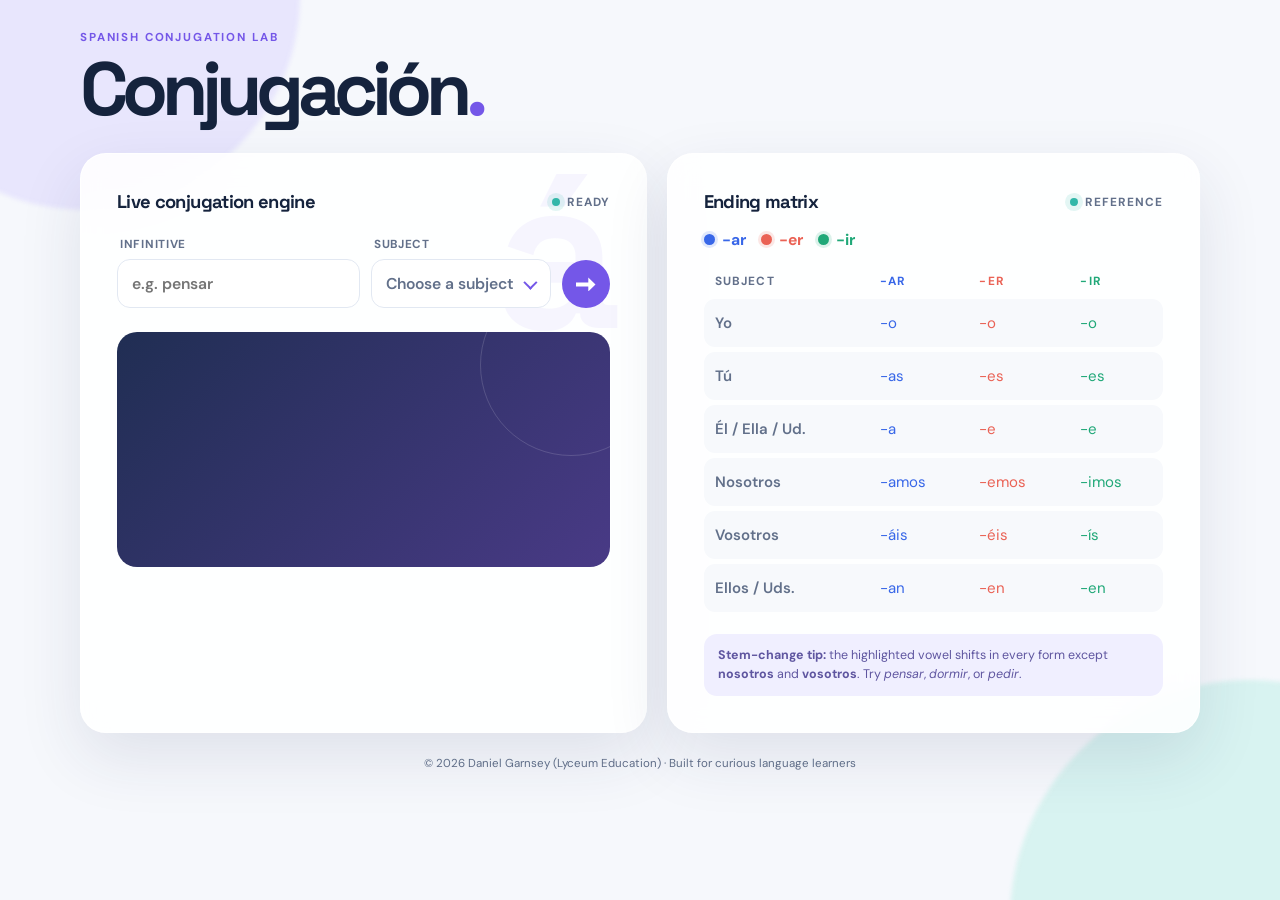
<file: spanish_conjugation_lab.html>
<!DOCTYPE html>
<html lang="en">
<head>
    <meta charset="UTF-8">
    <meta name="viewport" content="width=device-width, initial-scale=1.0">
    <title>Conjugación | Present Tense Lab</title>
    <link rel="preconnect" href="https://fonts.googleapis.com">
    <link rel="preconnect" href="https://fonts.gstatic.com" crossorigin>
    <link href="https://fonts.googleapis.com/css2?family=DM+Sans:wght@400;500;600;700&family=Space+Grotesk:wght@500;600;700&display=swap" rel="stylesheet">
    <style>
        :root {
            --ink: #15233d;
            --muted: #62708a;
            --paper: #f6f8fc;
            --card: rgba(255,255,255,.88);
            --line: #e2e8f2;
            --accent: #7457e8;
            --accent-2: #32b7a8;
            --ar: #3867e8;
            --er: #ea6255;
            --ir: #20a878;
            --shadow: 0 24px 65px rgba(34, 48, 92, .11);
        }
        * { box-sizing: border-box; margin: 0; }
        body {
            min-height: 100vh;
            color: var(--ink);
            background: var(--paper);
            font-family: "DM Sans", sans-serif;
            padding: 30px 18px 24px;
            overflow-x: hidden;
        }
        body::before, body::after {
            position: fixed; z-index: -1; content: ""; border-radius: 50%; filter: blur(2px);
            opacity: .48; pointer-events: none;
        }
        body::before { width: 430px; height: 430px; top: -220px; left: -130px; background: #d9d3ff; }
        body::after { width: 480px; height: 480px; right: -210px; bottom: -260px; background: #b9eee5; }
        .shell { width: min(1120px, 100%); margin: auto; }
        header { display: flex; align-items: flex-end; justify-content: space-between; gap: 20px; margin-bottom: 28px; }
        .eyebrow { color: var(--accent); font-size: .72rem; font-weight: 700; letter-spacing: .16em; text-transform: uppercase; margin-bottom: 9px; }
        h1, h2, .word, .badge { font-family: "Space Grotesk", sans-serif; }
        .title-dot { display: inline-block; color: var(--accent); transform-origin: 50% 100%; }
        .title-dot.bounce { animation: dot-bounce 980ms ease-out; }
        h1 { font-size: clamp(2.2rem, 6vw, 4.7rem); line-height: .95; letter-spacing: -.08em; }
        .intro { max-width: 390px; color: var(--muted); font-size: .96rem; line-height: 1.55; text-align: right; }
        .layout { display: grid; grid-template-columns: minmax(0, 1.03fr) minmax(0, .97fr); gap: 20px; }
        .card { background: var(--card); border: 1px solid rgba(255,255,255,.9); border-radius: 26px; box-shadow: var(--shadow); padding: clamp(22px, 4vw, 36px); backdrop-filter: blur(14px); }
        .workspace { min-height: 515px; overflow: hidden; position: relative; }
        .workspace::after { content: "á"; position: absolute; right: 24px; top: -42px; color: rgba(116,87,232,.06); font: 700 220px "Space Grotesk"; pointer-events: none; }
        .heading { display: flex; align-items: center; justify-content: space-between; gap: 12px; margin-bottom: 23px; position: relative; z-index: 1; }
        h2 { font-size: 1.15rem; letter-spacing: -.035em; }
        .status { display: inline-flex; align-items: center; gap: 7px; color: var(--muted); font-size: .74rem; font-weight: 700; text-transform: uppercase; letter-spacing: .08em; }
        .status::before { width: 8px; height: 8px; content: ""; border-radius: 50%; background: var(--accent-2); box-shadow: 0 0 0 5px rgba(50,183,168,.13); }
        .controls { display: grid; grid-template-columns: minmax(0, 1.15fr) minmax(150px, .85fr) auto; gap: 11px; align-items: end; position: relative; z-index: 1; }
        .controls + .result { margin-top: 24px; }
        .submit-verb { position: relative; width: 48px; height: 48px; border: 0; border-radius: 50%; color: #fff; background: var(--accent); cursor: pointer; transition: .22s ease; }
        .submit-verb::before { position: absolute; top: 50%; left: 50%; width: 20px; height: 14px; content: ""; background: currentColor; clip-path: polygon(0 36%, 64% 36%, 64% 0, 100% 50%, 64% 100%, 64% 64%, 0 64%); transform: translate(-50%, -50%); }
        .submit-verb:hover, .submit-verb:focus-visible { background: #6044d0; box-shadow: 0 8px 18px rgba(116,87,232,.3); outline: none; transform: translateX(2px); }
        .submit-verb:active { transform: translateX(3px) scale(.96); }
        .submit-verb:disabled { cursor: wait; opacity: .6; transform: none; }
        label { display: block; color: var(--muted); font-size: .73rem; font-weight: 700; letter-spacing: .06em; text-transform: uppercase; margin: 0 0 7px 3px; }
        input, select { width: 100%; border: 1px solid var(--line); border-radius: 13px; outline: none; background: #fff; color: var(--ink); font: 600 .98rem "DM Sans"; padding: 13px 14px; transition: border-color .25s ease, box-shadow .25s ease, transform .25s ease; }
        .subject-picker { position: relative; }
        .subject-picker select { position: absolute; width: 1px; height: 1px; opacity: 0; pointer-events: none; }
        .subject-trigger { display: flex; align-items: center; justify-content: space-between; width: 100%; min-height: 48px; border: 1px solid var(--line); border-radius: 13px; background: #fff; color: var(--muted); cursor: pointer; font: 600 .98rem "DM Sans"; padding: 13px 16px 13px 14px; transition: border-color .25s ease, box-shadow .25s ease, transform .25s ease; }
        .subject-trigger::after { width: 8px; height: 8px; border-right: 2px solid var(--accent); border-bottom: 2px solid var(--accent); content: ""; transform: rotate(45deg) translateY(-2px); transition: transform .32s cubic-bezier(.22, 1, .36, 1); }
        .subject-picker.open .subject-trigger { border-color: var(--accent); box-shadow: 0 0 0 4px rgba(116,87,232,.11); transform: translateY(-1px); }
        .subject-picker.open .subject-trigger::after { transform: rotate(225deg) translate(-2px, -2px); }
        .subject-menu { position: absolute; z-index: 8; top: calc(100% + 8px); left: 0; right: 0; visibility: hidden; opacity: 0; transform: translateY(-10px) scale(.98); transform-origin: top center; border: 1px solid var(--line); border-radius: 14px; background: rgba(255,255,255,.98); box-shadow: 0 18px 34px rgba(34,48,92,.18); padding: 6px; pointer-events: none; transition: opacity .24s ease, transform .34s cubic-bezier(.22, 1, .36, 1), visibility .24s; }
        .subject-picker.open .subject-menu { visibility: visible; opacity: 1; transform: translateY(0) scale(1); pointer-events: auto; }
        .subject-option { display: block; width: 100%; border: 0; border-radius: 9px; background: transparent; color: var(--ink); cursor: pointer; font: 600 .88rem "DM Sans"; padding: 10px; text-align: left; transition: background .18s ease, transform .18s ease; }
        .subject-option:hover, .subject-option:focus-visible { background: #f0efff; outline: none; transform: translateX(3px); }
        input:hover, select:hover, input:focus, select:focus { border-color: var(--accent); box-shadow: 0 0 0 4px rgba(116,87,232,.11); transform: translateY(-1px); }
        .result { min-height: 235px; position: relative; overflow: hidden; border-radius: 20px; color: #fff; padding: 27px; background: linear-gradient(135deg, #202e53, #493a86); transition: background .35s ease, transform .35s ease; }
        .result:hover { transform: translateY(-3px); }
        .result::before { content: ""; position: absolute; width: 180px; height: 180px; border: 1px solid rgba(255,255,255,.15); border-radius: 50%; right: -52px; top: -58px; }
        .result.ar { background: linear-gradient(135deg, #244893, #4771e5); }
        .result.er { background: linear-gradient(135deg, #963b51, #e76a58); }
        .result.ir { background: linear-gradient(135deg, #106c68, #27aa86); }
        .result.error { background: linear-gradient(135deg, #572b4b, #a54d68); }
        .result-label { color: rgba(255,255,255,.68); font-size: .72rem; font-weight: 700; letter-spacing: .13em; text-transform: uppercase; }
        .word { font-size: clamp(2.5rem, 7vw, 4.2rem); letter-spacing: -.07em; margin: 13px 0 18px; }
        .word.answer-enter { animation: answer-enter .42s cubic-bezier(.22, 1, .36, 1); }
        .typing-dots { display: inline-flex; gap: 7px; align-items: center; height: 1em; }
        .typing-dots i { width: 10px; height: 10px; border-radius: 50%; background: rgba(255,255,255,.82); animation: typing-dot 1.55s infinite ease-in-out; }
        .typing-dots i:nth-child(2) { animation-delay: .24s; }
        .typing-dots i:nth-child(3) { animation-delay: .48s; }
        @keyframes typing-dot { 0%, 60%, 100% { opacity: .35; transform: translateY(0) scale(.8); } 30% { opacity: 1; transform: translateY(-7px) scale(1); } }
        @keyframes answer-enter { from { opacity: .2; transform: translateY(7px) scale(.97); } to { opacity: 1; transform: translateY(0) scale(1); } }
        @keyframes dot-bounce {
            0% { transform: translateY(0) scale(1); }
            20% { transform: translateY(-.62em) scale(1.04, .97); animation-timing-function: cubic-bezier(.55, 0, 1, .45); }
            62% { transform: translateY(-.08em) scale(.995, 1.005); animation-timing-function: cubic-bezier(.2, .8, .3, 1); }
            78% { transform: translateY(0) scale(1.01, .99); animation-timing-function: cubic-bezier(.2, .8, .3, 1); }
            89% { transform: translateY(-.035em) scale(1, 1); animation-timing-function: cubic-bezier(.2, .8, .3, 1); }
            100% { transform: translateY(0) scale(1); }
        }
        .word .changed { color: #ffe082; }
        .word .ending { color: #fff; }
        .explanation { max-width: 520px; border-left: 2px solid rgba(255,255,255,.45); color: rgba(255,255,255,.84); font-size: .86rem; line-height: 1.55; padding-left: 12px; }
        .badge { display: inline-block; margin-top: 18px; border: 1px solid rgba(255,255,255,.3); border-radius: 99px; color: rgba(255,255,255,.9); font-size: .7rem; font-weight: 600; padding: 6px 10px; }
        .badge:empty { display: none; }
        .reference { min-height: 515px; }
        .legend { display: flex; gap: 15px; margin: -7px 0 18px; color: var(--muted); font-size: .98rem; font-weight: 700; }
        .legend span { display: inline-flex; align-items: center; gap: 7px; }
        .legend span::before { display: inline-block; width: 11px; height: 11px; content: ""; border-radius: 50%; background: currentColor; box-shadow: 0 0 0 3px color-mix(in srgb, currentColor 15%, transparent); }
        .legend .ar { color: var(--ar); } .legend .er { color: var(--er); } .legend .ir { color: var(--ir); }
        .table-wrap { overflow-x: auto; }
        table { width: 100%; min-width: 430px; border-collapse: separate; border-spacing: 0 5px; font-size: .94rem; }
        th { color: var(--muted); font-size: .74rem; letter-spacing: .1em; text-align: left; text-transform: uppercase; padding: 0 11px 5px; }
        td { background: #f7f9fc; padding: 13px 11px; border-top: 1px solid transparent; border-bottom: 1px solid transparent; transition: .2s ease; }
        td:first-child { border-radius: 11px 0 0 11px; color: var(--muted); font-weight: 600; }
        td:last-child { border-radius: 0 11px 11px 0; }
        tbody tr:hover td { background: #eef0ff; border-color: #dcd9ff; transform: translateY(-2px); }
        .cell-ar { color: var(--ar); } .cell-er { color: var(--er); } .cell-ir { color: var(--ir); }
        .stem-change { font-weight: 700; text-decoration: underline; text-decoration-color: #f2c94c; text-decoration-thickness: 3px; text-underline-offset: 3px; }
        .note { margin-top: 17px; border-radius: 13px; background: #f0efff; color: #5f56a0; font-size: .78rem; line-height: 1.5; padding: 12px 14px; }
        footer { color: var(--muted); font-size: .72rem; text-align: center; margin-top: 23px; }
        @media (max-width: 760px) { body { padding-top: 22px; } header { display: block; } .intro { margin-top: 14px; text-align: left; } .layout { grid-template-columns: 1fr; } }
        @media (max-width: 460px) { .controls { grid-template-columns: 1fr; } .card { border-radius: 20px; padding: 20px; } }
    </style>
</head>
<body>
    <main class="shell">
        <header>
            <div><div class="eyebrow">Spanish conjugation lab</div><h1>Conjugación<span class="title-dot">.</span></h1></div>
        </header>
        <div class="layout">
            <section class="card workspace" aria-labelledby="engine-title">
                <div class="heading"><h2 id="engine-title">Live conjugation engine</h2><span class="status">Ready</span></div>
                <div class="controls">
                    <div><label for="verb">Infinitive</label><input id="verb" type="text" placeholder="e.g. pensar" autocomplete="off"></div>
                    <div class="subject-picker" id="subject-picker"><label for="subject">Subject</label><select id="subject" tabindex="-1"><option value="" selected disabled>Choose a subject</option></select><button class="subject-trigger" id="subject-trigger" type="button" aria-haspopup="listbox" aria-expanded="false">Choose a subject</button><div class="subject-menu" id="subject-menu" role="listbox"></div></div>
                    <button class="submit-verb" id="submit-verb" type="button" aria-label="Conjugate infinitive" title="Conjugate infinitive"></button>
                </div>
                <div class="result" id="result" aria-live="polite">
                    <div class="result-label" id="result-label"></div>
                    <div class="word" id="word"></div>
                    <div class="explanation" id="explanation"></div><span class="badge" id="badge"></span>
                </div>
            </section>
            <section class="card reference" aria-labelledby="reference-title">
                <div class="heading"><h2 id="reference-title">Ending matrix</h2><span class="status">Reference</span></div>
                <div class="legend"><span class="ar">-ar</span><span class="er">-er</span><span class="ir">-ir</span></div>
                <div class="table-wrap"><table><thead><tr><th>Subject</th><th class="cell-ar">-AR</th><th class="cell-er">-ER</th><th class="cell-ir">-IR</th></tr></thead><tbody id="matrix"></tbody></table></div>
                <div class="note"><strong>Stem-change tip:</strong> the highlighted vowel shifts in every form except <strong>nosotros</strong> and <strong>vosotros</strong>. Try <em>pensar</em>, <em>dormir</em>, or <em>pedir</em>.</div>
            </section>
        </div>
        <footer>© 2026 Daniel Garnsey (Lyceum Education) · Built for curious language learners</footer>
    </main>
    <script>
        const endings = {
            ar: { yo: "o", tu: "as", el: "a", nos: "amos", vos: "áis", ellos: "an" },
            er: { yo: "o", tu: "es", el: "e", nos: "emos", vos: "éis", ellos: "en" },
            ir: { yo: "o", tu: "es", el: "e", nos: "imos", vos: "ís", ellos: "en" }
        };
        const subjects = [
            ["yo", "Yo", "I"], ["tu", "Tú", "you (informal)"], ["el", "Él / Ella / Ud.", "he, she, or you (formal)"],
            ["nos", "Nosotros", "we"], ["vos", "Vosotros", "you all (Spain)"], ["ellos", "Ellos / Uds.", "they or you all"]
        ];
        const stemRules = {
            "o>ue": { label: "o → ue stem change", verbs: ["acordar", "almorzar", "contar", "costar", "dormir", "encontrar", "morir", "poder", "recordar", "soñar", "volver"] },
            "e>ie": { label: "e → ie stem change", verbs: ["cerrar", "comenzar", "empezar", "entender", "negar", "nevar", "pensar", "perder", "preferir", "querer", "sentir", "tener", "venir"] },
            "e>i": { label: "e → i stem change", verbs: ["competir", "conseguir", "pedir", "repetir", "seguir", "servir", "vestir", "medir"] }
        };
        const subject = document.querySelector("#subject"), verb = document.querySelector("#verb"), result = document.querySelector("#result"), submitVerb = document.querySelector("#submit-verb");
        const subjectPicker = document.querySelector("#subject-picker"), subjectTrigger = document.querySelector("#subject-trigger"), subjectMenu = document.querySelector("#subject-menu");
        const accents = { a: ["á"], e: ["é"], i: ["í"], o: ["ó"], u: ["ú", "ü"], n: ["ñ"] };
        const irregularYoMap = {
            tener: { stem: "teng", suffix: "o", type: "e>ie" },
            venir: { stem: "veng", suffix: "o", type: "e>ie" },
            poner: { stem: "pon", suffix: "go", type: "go" },
            salir: { stem: "sal", suffix: "go", type: "go" },
            hacer: { stem: "hac", suffix: "go", type: "go" },
            valer: { stem: "val", suffix: "go", type: "go" },
            traer: { stem: "traig", suffix: "o", type: "go" }
        };
        const defectiveVerbs = {
            nevar: { allowedSubjects: ["el"], label: "the third-person singular only" }
        };
        const specialIarVerbs = {
            enviar: { yo: "envío", tu: "envías", el: "envía", nos: "enviamos", vos: "enviáis", ellos: "envían" },
            cambiar: { yo: "cambio", tu: "cambias", el: "cambia", nos: "cambiamos", vos: "cambiáis", ellos: "cambian" }
        };
        const totalAnomalyMap = {
            ser: { yo: "soy", tu: "eres", el: "es", nos: "somos", vos: "sois", ellos: "son" },
            ir: { yo: "voy", tu: "vas", el: "va", nos: "vamos", vos: "vais", ellos: "van" },
            estar: { yo: "estoy", tu: "estás", el: "está", nos: "estamos", vos: "estáis", ellos: "están" },
            haber: { yo: "he", tu: "has", el: "ha", nos: "hemos", vos: "habéis", ellos: "han" }
        };
        const presentBootMask = { yo: true, tu: true, el: true, nos: false, vos: false, ellos: true };
        const preteriteMask = { yo: false, tu: false, el: true, nos: false, vos: false, ellos: true };
        let accentTimer, accentKey, accentSelection;
        subjects.forEach(([key, name]) => {
            subject.add(new Option(name, key));
            subjectMenu.insertAdjacentHTML("beforeend", `<button class="subject-option" type="button" role="option" data-value="${key}">${name}</button>`);
        });

        function closeSubjectMenu() {
            subjectPicker.classList.remove("open");
            subjectTrigger.setAttribute("aria-expanded", "false");
        }

        function stripReflexive(infinitive) {
            return infinitive.endsWith("se") ? infinitive.slice(0, -2) : infinitive;
        }

        function reverseFindVowelIndex(stem) {
            for (let index = stem.length - 1; index >= 0; index -= 1) {
                const char = stem[index];
                if (/[aeiouü]/i.test(char)) return index;
            }
            return -1;
        }

        function applyStemMutation(stem, type) {
            if (!type) return stem;
            const targetIndex = reverseFindVowelIndex(stem);
            if (targetIndex < 0) return stem;
            const mutations = { "e>ie": "ie", "o>ue": "ue", "e>i": "i" };
            const token = mutations[type];
            if (!token) return stem;
            return stem.slice(0, targetIndex) + token + stem.slice(targetIndex + 1);
        }

        function applyPresentTransform(normalizedVerb, subjectKey, macroClass) {
            const stem = normalizedVerb.slice(0, -2);
            let result = stem;
            const type = detectStemType(normalizedVerb);
            const specialIar = specialIarVerbs[normalizedVerb];
            if (specialIar) {
                return { stem: result, suffix: specialIar[subjectKey], type: "iar" };
            }
            if (type && presentBootMask[subjectKey]) {
                result = applyStemMutation(stem, type);
            }
            if (normalizedVerb.endsWith("uir") && !["nos", "vos"].includes(subjectKey)) {
                result = result + "y";
            }
            if (normalizedVerb === "enviar" && subjectKey === "yo") {
                result = "envi";
            }
            return { stem: result, suffix: endings[macroClass][subjectKey], type };
        }

        function detectStemType(infinitive) {
            if (infinitive.includes("o>ue") || infinitive === "dormir") return "o>ue";
            const rules = [
                ["o>ue", stemRules["o>ue"].verbs],
                ["e>ie", stemRules["e>ie"].verbs],
                ["e>i", stemRules["e>i"].verbs]
            ];
            for (const [type, list] of rules) {
                if (list.includes(infinitive)) return type;
            }
            return null;
        }

        function conjugate(rawVerb, selectedSubject, tense = "present", mood = "indicative") {
            const original = rawVerb.trim().toLowerCase();
            if (!selectedSubject) return { error: "Choose a subject before conjugating." };
            if (!original) return { error: "Enter a Spanish infinitive ending in -ar, -er, or -ir." };

            const reflexiveVerb = stripReflexive(original);
            const normalized = reflexiveVerb || original;
            const macroClass = normalized.slice(-2);
            if (!/^[a-záéíóúñü]+$/.test(normalized) || normalized.length < 3 || !endings[macroClass]) {
                return { error: "Enter a Spanish infinitive ending in -ar, -er, or -ir." };
            }

            const defective = defectiveVerbs[normalized];
            if (defective && !defective.allowedSubjects.includes(selectedSubject)) {
                return { error: `${normalized} is defective and only works in ${defective.label}.` };
            }

            const anomaly = totalAnomalyMap[normalized];
            if (anomaly) {
                return {
                    infinitive: normalized,
                    ending: macroClass,
                    type: "anomaly",
                    suffix: anomaly[selectedSubject] || anomaly.el,
                    stem: normalized,
                    word: anomaly[selectedSubject] || anomaly.el,
                    reflexive: false,
                    defect: true
                };
            }

            const irregularYo = irregularYoMap[normalized];
            if (irregularYo && selectedSubject === "yo") {
                return {
                    infinitive: normalized,
                    ending: macroClass,
                    type: irregularYo.type,
                    suffix: irregularYo.suffix,
                    stem: irregularYo.stem,
                    word: irregularYo.stem + irregularYo.suffix,
                    reflexive: false,
                    defect: false
                };
            }

            if (specialIarVerbs[normalized]) {
                const result = specialIarVerbs[normalized][selectedSubject];
                return {
                    infinitive: normalized,
                    ending: macroClass,
                    type: "iar",
                    suffix: result,
                    stem: result.slice(0, -1),
                    word: result,
                    reflexive: false,
                    defect: false
                };
            }

            const baseStem = normalized.slice(0, -2);
            const type = detectStemType(normalized);
            let stem = baseStem;
            let suffix = endings[macroClass][selectedSubject];

            if (tense === "present" && mood === "indicative") {
                if (type && presentBootMask[selectedSubject]) {
                    stem = applyStemMutation(baseStem, type);
                }
                if (normalized.endsWith("uir") && !["nos", "vos"].includes(selectedSubject)) {
                    stem = stem + "y";
                }
            }

            if (tense === "preterite" && mood === "indicative") {
                const isIrStem = macroClass === "ir";
                const preteriteAllowed = preteriteMask[selectedSubject];
                if (type && isIrStem && preteriteAllowed) {
                    stem = applyStemMutation(baseStem, type);
                    stem = stem.replace(/e([i])$/, "i").replace(/o([u])$/, "u");
                }
                if (/[aeiou]$/.test(baseStem)) {
                    if (selectedSubject === "el" || selectedSubject === "ellos") {
                        suffix = selectedSubject === "el" ? "yó" : "yeron";
                    } else {
                        suffix = endings[macroClass][selectedSubject];
                    }
                }
            }

            const finalWord = stem + suffix;
            return {
                infinitive: normalized,
                ending: macroClass,
                type,
                suffix,
                stem: { plain: baseStem, changed: stem },
                word: finalWord,
                reflexive: !!(original !== normalized),
                defect: false
            };
        }

        /*
         * Morphology compiler layer.
         *
         * The UI only needs {word, stem, suffix, type}, but keeping the
         * compiler separate makes each transformation deterministic and
         * testable.  Lexical data describes exceptional behavior; regular
         * behavior is calculated from the infinitive and its final vowel.
         */
        const compilerBootMask = Object.freeze([true, true, true, false, false, true]);
        const compilerSandalMask = Object.freeze([false, false, true, false, false, true]);
        const compilerSubjectIndex = Object.freeze({ yo: 0, tu: 1, el: 2, nos: 3, vos: 4, ellos: 5 });
        const compilerPronouns = Object.freeze({ yo: "me", tu: "te", el: "se", nos: "nos", vos: "os", ellos: "se" });
        const compilerVowels = Object.freeze(new Set(["a", "e", "i", "o", "u", "ü"]));
        const compilerPresentEndings = Object.freeze({
            ar: ["o", "as", "a", "amos", "áis", "an"],
            er: ["o", "es", "e", "emos", "éis", "en"],
            ir: ["o", "es", "e", "imos", "ís", "en"]
        });
        const compilerPreteriteEndings = Object.freeze({
            ar: ["é", "aste", "ó", "amos", "asteis", "aron"],
            er: ["í", "iste", "ió", "imos", "isteis", "ieron"],
            ir: ["í", "iste", "ió", "imos", "isteis", "ieron"]
        });
        const compilerImperativeEndings = Object.freeze({
            affirmative: {
                ar: ["", "a", "e", "emos", "ad", "en"],
                er: ["", "e", "a", "amos", "ed", "an"],
                ir: ["", "e", "a", "amos", "id", "an"]
            },
            negative: {
                ar: ["", "es", "e", "emos", "éis", "en"],
                er: ["", "as", "a", "amos", "áis", "an"],
                ir: ["", "as", "a", "amos", "áis", "an"]
            }
        });
        /*
         * These are productive orthographic environments, not an infinitive
         * dictionary.  A verb is classified from its radical shape and
         * terminal phonological sequence, so an unseen verb can still pass
         * through the same compiler.  The rules are ordered from the most
         * specific environment to the broadest one.
         */
        const compilerStemPatterns = Object.freeze([
            { pattern: /(e)(nd|nt|mp|nz|rm|rt|rr|st|sp)[a-záéíóúü]*$/, type: "e>ie" },
            { pattern: /(e)(l|r|m|n)[a-záéíóúü]*$/, type: "e>ie" },
            { pattern: /(o)(rm|lv|rd|st|nt|str)[a-záéíóúü]*$/, type: "o>ue" },
            { pattern: /(u)(g|r|d|z)[a-záéíóúü]*$/, type: "u>ue" },
            { pattern: /(e)gu$/, type: "e>i" },
            { pattern: /(e)(d|t|r|g|b)[ií][a-záéíóúü]*$/, type: "e>i" }
        ]);
        const compilerOrthographicYo = Object.freeze({
            hacer: "hag", decir: "dig", conocer: "conozc", conducir: "conduzc",
            escoger: "escoj", exigir: "exij", ofrecer: "ofrezc", poner: "pong",
            salir: "salg", satisfacer: "satisfag", traer: "traig", valer: "valg",
            venir: "veng", tener: "teng", oír: "oig"
        });
        const compilerIrregularPresent = Object.freeze({
            ser: ["soy", "eres", "es", "somos", "sois", "son"],
            estar: ["estoy", "estás", "está", "estamos", "estáis", "están"],
            ir: ["voy", "vas", "va", "vamos", "vais", "van"],
            haber: ["he", "has", "ha", "hemos", "habéis", "han"],
            saber: ["sé", "sabes", "sabe", "sabemos", "sabéis", "saben"],
            oír: ["oigo", "oyes", "oye", "oímos", "oís", "oyen"]
        });
        const compilerAnomalyForms = Object.freeze({
            ser: {
                present: ["soy", "eres", "es", "somos", "sois", "son"],
                preterite: ["fui", "fuiste", "fue", "fuimos", "fuisteis", "fueron"]
            },
            ir: {
                present: ["voy", "vas", "va", "vamos", "vais", "van"],
                preterite: ["fui", "fuiste", "fue", "fuimos", "fuisteis", "fueron"]
            },
            estar: {
                present: ["estoy", "estás", "está", "estamos", "estáis", "están"],
                preterite: ["estuve", "estuviste", "estuvo", "estuvimos", "estuvisteis", "estuvieron"]
            },
            haber: {
                present: ["he", "has", "ha", "hemos", "habéis", "han"],
                preterite: ["hube", "hubiste", "hubo", "hubimos", "hubisteis", "hubieron"]
            }
        });
        const compilerIrregularPreterite = Object.freeze({
            andar: "anduv", estar: "estuv", haber: "hub", poder: "pud",
            poner: "pus", saber: "sup", tener: "tuv", venir: "vin",
            querer: "quis", hacer: "hic", decir: "dij", traer: "traj",
            conducir: "conduj", producir: "produj"
        });
        const compilerDefective = Object.freeze({
            nevar: new Set(["el"]),
            llover: new Set(["el"]),
            granizar: new Set(["el"]),
            amanecer: new Set(["el"]),
            anochecer: new Set(["el"])
        });

        function compilerNormalize(rawVerb) {
            const value = String(rawVerb || "").trim().toLowerCase();
            const reflexive = value.endsWith("se");
            const infinitive = reflexive ? value.slice(0, -2) : value;
            return { input: value, infinitive, reflexive };
        }

        function compilerClass(infinitive) {
            if (infinitive === "oír") return "ir";
            const ending = infinitive.slice(-2);
            return endings[ending] ? ending : null;
        }

        function compilerRoot(infinitive, macroClass) {
            return infinitive.slice(0, infinitive.length - macroClass.length);
        }

        function compilerReverseVowel(root) {
            let pointer = root.length - 1;
            while (pointer > 0) {
                pointer -= 1;
                const index = pointer;
                const character = root[index];
                const silentU = character === "u"
                    && index > 0
                    && root[index - 1] === "g"
                    && index === root.length - 1;
                if (compilerVowels.has(character) && !silentU) return index;
            }
            return -1;
        }

        function compilerClassification(infinitive) {
            if (compilerAnomalyForms[infinitive] || compilerIrregularPresent[infinitive]) return 5;
            if (compilerOrthographicYo[infinitive]) return 4;
            const type = compilerStemType(infinitive);
            return type === "e>ie" ? 1
                : type === "o>ue" ? 2
                    : type === "e>i" ? 3 : 0;
        }

        function compilerStemType(infinitive) {
            const macroClass = compilerClass(infinitive);
            if (!macroClass) return null;
            const root = compilerRoot(infinitive, macroClass);
            const target = compilerReverseVowel(root);
            if (target < 0) return null;
            const radical = root.slice(0, target) + root.slice(target + 1);
            const finalVowel = root[target];
            if (macroClass === "ir" && finalVowel === "e" && root.endsWith("g")) {
                return "e>i";
            }
            for (const rule of compilerStemPatterns) {
                if (!rule.pattern.test(root)) continue;
                /*
                 * Short roots such as vend- and regular -ent- derivatives
                 * are deliberately conservative.  A diphthong is selected
                 * only when the radical has enough phonological material to
                 * contain a separate unstressed prefix/syllable.
                 */
                if (rule.type === "e>ie" && root.endsWith("nd") && root.length < 6) continue;
                if (rule.type === "e>ie" && root.endsWith("nt") && macroClass !== "ir" && root.length > 5) continue;
                return rule.type;
            }
            /*
             * A productive fallback uses the final radical vowel and the
             * conjugation class.  It deliberately leaves open syllables
             * regular, while closed stressed environments receive the
             * corresponding Spanish alternation.
             */
            const closedRadical = /[^aeiouü]$/.test(radical);
            if (closedRadical && finalVowel === "e" && macroClass === "ir") return "e>i";
            return null;
        }

        function compilerMutation(root, type, reduced = false) {
            const target = compilerReverseVowel(root);
            if (target < 0 || !type) return root;
            const token = reduced
                ? ({ "e>ie": "i", "o>ue": "u", "e>i": "i", "u>ue": "u" }[type])
                : ({ "e>ie": "ie", "o>ue": "ue", "e>i": "i", "u>ue": "ue" }[type]);
            return token ? root.slice(0, target) + token + root.slice(target + 1) : root;
        }

        function compilerIsUir(infinitive) {
            return /uir$/.test(infinitive) && !/(guir|quir)$/.test(infinitive);
        }

        function compilerPresentStem(infinitive, root, index, macroClass) {
            const type = compilerStemType(infinitive);
            let stem = compilerBootMask[index] ? compilerMutation(root, type) : root;
            if (compilerIsUir(infinitive) && ![3, 4].includes(index)) stem += "y";
            if (infinitive === "oír" && index !== 3 && index !== 4) {
                stem = ["oig", "oy", "oy", "oí", "oís", "oy"][index].slice(0, -1);
            }
            if (index === 0 && compilerOrthographicYo[infinitive]) {
                return compilerOrthographicYo[infinitive];
            }
            if (index === 0 && macroClass !== "ar" && /g$/.test(stem) && !/gu$/.test(root)) {
                return `${stem.slice(0, -1)}j`;
            }
            return stem;
        }

        function compilerResolveSilentU(stem, suffix) {
            /*
             * In sigo/siga and similar forms, the u in gu is orthographic
             * rather than vocalic. It remains before e/i (sigue/sigues).
             */
            return /^[oa]$/.test(suffix) && /gu$/.test(stem)
                ? `${stem.slice(0, -2)}g`
                : stem;
        }

        function compilerApplyOrthography(stem, macroClass, mood) {
            if (mood !== "imperative") return stem;
            if (macroClass === "ar") {
                return stem.endsWith("c") ? `${stem.slice(0, -1)}qu`
                    : stem.endsWith("g") ? `${stem}u`
                    : stem.endsWith("z") ? `${stem.slice(0, -1)}c` : stem;
            }
            return stem.endsWith("g") ? `${stem.slice(0, -1)}j`
                : stem.endsWith("c") ? `${stem.slice(0, -1)}z` : stem;
        }

        function compilerAttachReflexive(word, subjectKey, affirmative) {
            if (!affirmative) return `${compilerPronouns[subjectKey]} ${word}`;
            const pronoun = compilerPronouns[subjectKey];
            const accentMap = { a: "á", e: "é", i: "í", o: "ó", u: "ú" };
            const syllables = (word.match(/[aeiouáéíóúü]+/g) || []).length;
            if (syllables > 1 && !/[áéíóú]/.test(word)) {
                for (let index = word.length - 1; index >= 0; index -= 1) {
                    if (accentMap[word[index]]) {
                        word = word.slice(0, index) + accentMap[word[index]] + word.slice(index + 1);
                        break;
                    }
                }
            }
            return word + pronoun;
        }

        function compilerBuild(infinitive, subjectKey, tense, mood, reflexive) {
            const macroClass = compilerClass(infinitive);
            const index = compilerSubjectIndex[subjectKey];
            if (!macroClass || index === undefined) return { error: "Invalid infinitive or subject." };
            if (compilerDefective[infinitive] && !compilerDefective[infinitive].has(subjectKey)) {
                return { error: `${infinitive} only has a third-person singular form.` };
            }
            if (tense === "present" && mood === "indicative" && compilerIrregularPresent[infinitive]) {
                const word = compilerIrregularPresent[infinitive][index];
                return { infinitive, ending: macroClass, type: "irregular", classification: 5, suffix: word, stem: { plain: word, changed: word }, word };
            }
            if (tense === "preterite" && mood === "indicative" && compilerAnomalyForms[infinitive]) {
                const word = compilerAnomalyForms[infinitive].preterite[index];
                return { infinitive, ending: macroClass, type: "anomaly", classification: 5, suffix: word, stem: { plain: word, changed: word }, word };
            }
            const root = compilerRoot(infinitive, macroClass);
            const classification = compilerClassification(infinitive);
            const type = classification === 1 ? "e>ie"
                : classification === 2 ? "o>ue"
                    : classification === 3 ? "e>i"
                        : classification === 4 ? compilerStemType(infinitive) : null;
            let stem = root;
            let suffix;
            if (tense === "present" && mood === "indicative") {
                stem = compilerPresentStem(infinitive, root, index, macroClass);
                suffix = compilerPresentEndings[macroClass][index];
                stem = compilerResolveSilentU(stem, suffix);
            } else if (tense === "preterite") {
                const irregularRoot = compilerIrregularPreterite[infinitive];
                if (irregularRoot) {
                    stem = irregularRoot;
                    suffix = ["e", "iste", index === 2 ? "o" : "o", "imos", "isteis", "ieron"][index];
                    if (["decir", "traer", "conducir", "producir"].includes(infinitive) && index === 5) suffix = "eron";
                } else {
                    stem = compilerSandalMask[index] && macroClass === "ir" ? compilerMutation(root, type, true) : root;
                    suffix = compilerPreteriteEndings[macroClass][index];
                    if (/[aeiouü]$/.test(root) && (index === 2 || index === 5)) {
                        suffix = index === 2 ? "yó" : "yeron";
                    }
                }
            } else if (mood === "imperative") {
                const affirmative = tense !== "negative";
                stem = compilerPresentStem(infinitive, root, index, macroClass);
                if (!(affirmative && index === 1)) {
                    stem = compilerApplyOrthography(stem, macroClass, mood);
                }
                suffix = compilerImperativeEndings[affirmative ? "affirmative" : "negative"][macroClass][index];
                if (index === 0) suffix = "";
            } else {
                return { error: "Unsupported tense or mood." };
            }
            let word = stem + suffix;
            if (reflexive) word = compilerAttachReflexive(word, subjectKey, mood === "imperative" && tense !== "negative");
            if (mood === "imperative" && tense === "negative") {
                word = reflexive
                    ? `no ${compilerPronouns[subjectKey]} ${word}`
                    : `no ${word}`;
            }
            return {
                infinitive,
                ending: macroClass,
                type,
                classification,
                suffix,
                stem: { plain: root, changed: stem },
                word,
                reflexive
            };
        }

        function conjugate(rawVerb, selectedSubject, tense = "present", mood = "indicative") {
            const normalized = compilerNormalize(rawVerb);
            if (!selectedSubject) return { error: "Choose a subject before conjugating." };
            if (!/^[a-záéíóúñü]+$/.test(normalized.infinitive) || normalized.infinitive.length < 3) {
                return { error: "Enter a Spanish infinitive ending in -ar, -er, or -ir." };
            }
            return compilerBuild(normalized.infinitive, selectedSubject, tense, mood, normalized.reflexive);
        }

        function renderWord(data) {
            if (data.error) return `<span>${data.error}</span>`;
            let stemHTML = data.stem.changed;
            if (data.type && data.stem.changed !== data.stem.plain) {
                const plain = data.stem.plain;
                const changed = data.stem.changed;
                const index = [...changed].findIndex((character, charIndex) => character !== plain[charIndex]);
                const endIndex = index >= 0 ? index + (changed.length - plain.length || 1) : changed.length;
                stemHTML = `${changed.slice(0, index < 0 ? changed.length : index)}<span class="changed">${changed.slice(index < 0 ? changed.length : index, endIndex)}</span>${changed.slice(endIndex)}`;
            }
            return `<span>${stemHTML}</span><span class="ending">${data.suffix}</span>`;
        }

        function run() {
            const data = conjugate(verb.value, subject.value, "present", "indicative");
            result.className = `result ${data.error ? "error" : data.ending}`;
            const word = document.querySelector("#word");
            word.classList.remove("answer-enter");
            void word.offsetWidth;
            word.innerHTML = data.error ? "Try again" : renderWord(data);
            word.classList.add("answer-enter");
            document.querySelector("#result-label").textContent = data.error ? "Input check" : `${subjects.find(item => item[0] === subject.value)[1]} · present tense`;
            document.querySelector("#badge").textContent = data.error ? "Waiting for a valid infinitive" : data.type ? stemRules[data.type]?.label || "special present pattern" : `regular -${data.ending} verb`;
            document.querySelector("#explanation").innerHTML = data.error || `Drop <strong>-${data.ending}</strong> from <strong>${data.infinitive}</strong> to find <strong>${data.stem.plain}-</strong>. ${data.type ? `<strong>${stemRules[data.type]?.label || "special present pattern"}</strong> applies here, so the working stem becomes <strong>${data.stem.changed}-</strong>.` : "Keep the stem unchanged, then attach the structural ending."} The result is <strong>${data.word}</strong>.`;
        }

        let processing = false;
        function processVerb() {
            if (processing) return;
            processing = true;
            const word = document.querySelector("#word");
            word.classList.remove("answer-enter");
            word.innerHTML = '<span class="typing-dots" aria-label="Conjugating"><i></i><i></i><i></i></span>';
            document.querySelector("#result-label").textContent = "Conjugating · present tense";
            document.querySelector("#explanation").textContent = "Reading the infinitive and matching its present-tense pattern…";
            submitVerb.disabled = true;
            setTimeout(() => {
                run();
                const titleDot = document.querySelector(".title-dot");
                titleDot.classList.remove("bounce");
                void titleDot.offsetWidth;
                titleDot.classList.add("bounce");
                processing = false;
                submitVerb.disabled = false;
            }, 1100);
        }

        function buildMatrix() {
            document.querySelector("#matrix").innerHTML = subjects.map(([, name]) => `<tr><td>${name}</td><td class="cell-ar">-${endings.ar[subjects.find(item => item[1] === name)[0]]}</td><td class="cell-er">-${endings.er[subjects.find(item => item[1] === name)[0]]}</td><td class="cell-ir">-${endings.ir[subjects.find(item => item[1] === name)[0]]}</td></tr>`).join("");
        }

        function insertAccent(character) {
            if (!accentSelection) return;
            const { start, end } = accentSelection;
            verb.setRangeText(character, start, end, "end");
        }

        verb.addEventListener("keydown", event => {
            const key = event.key.toLowerCase();
            if (!accents[key] || event.ctrlKey || event.metaKey || event.altKey) return;
            event.preventDefault();
            if (event.repeat) return;
            clearTimeout(accentTimer);
            const start = verb.selectionStart;
            const end = verb.selectionEnd;
            verb.setRangeText(key, start, end, "end");
            accentKey = key;
            accentSelection = { key, start, end: start + 1 };
            accentTimer = setTimeout(() => {
                insertAccent(accents[key][0]);
                accentSelection = null;
            }, 450);
        });

        verb.addEventListener("keyup", event => {
            if (event.key.toLowerCase() === accentKey) {
                clearTimeout(accentTimer);
                accentKey = null;
                accentSelection = null;
            }
        });

        subjectTrigger.addEventListener("click", () => {
            const isOpen = subjectPicker.classList.toggle("open");
            subjectTrigger.setAttribute("aria-expanded", String(isOpen));
        });

        subjectMenu.addEventListener("click", event => {
            const option = event.target.closest(".subject-option");
            if (!option) return;
            subject.value = option.dataset.value;
            subjectTrigger.textContent = option.textContent;
            subjectTrigger.style.color = "var(--ink)";
            closeSubjectMenu();
        });

        document.addEventListener("click", event => {
            if (!subjectPicker.contains(event.target)) closeSubjectMenu();
        });

        submitVerb.addEventListener("click", processVerb);
        verb.addEventListener("keydown", event => {
            if (event.key === "Enter") {
                event.preventDefault();
                processVerb();
            }
        });

        buildMatrix();
    </script>
</body>
</html>
</file>
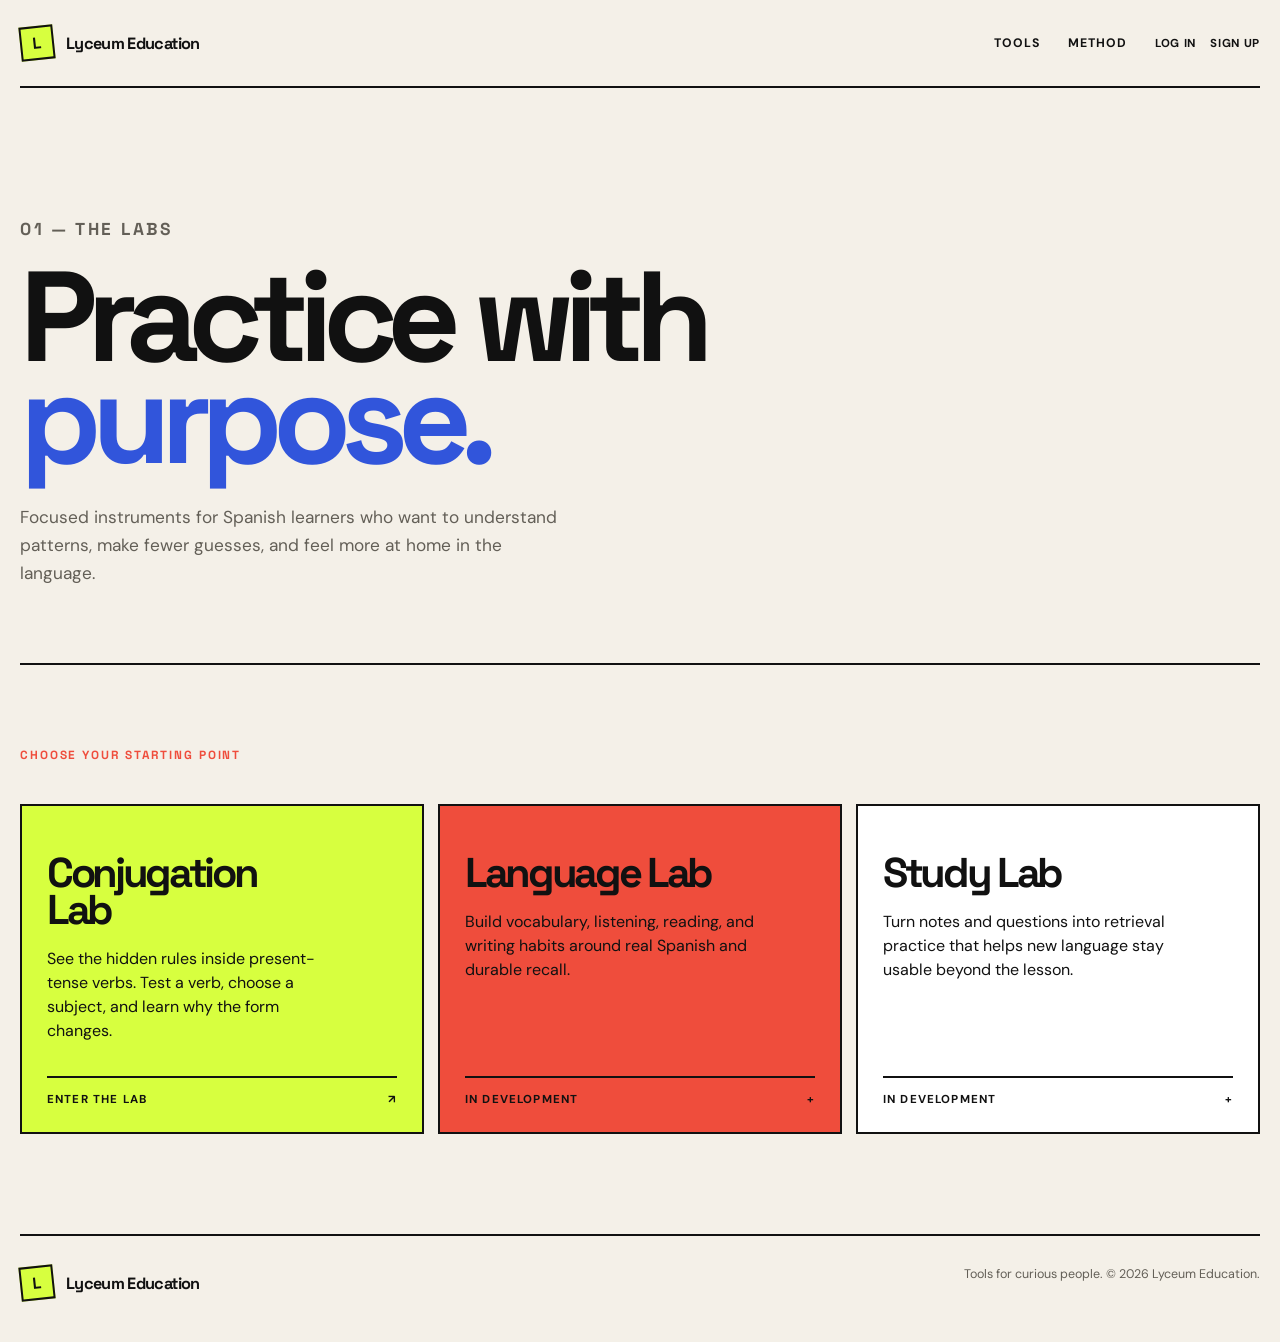
<file: tools.html>
<!DOCTYPE html>
<html lang="en">
<head>
    <meta charset="UTF-8">
    <meta name="viewport" content="width=device-width, initial-scale=1.0">
    <meta name="description" content="Explore Lyceum Education's focused tools for Spanish language learning.">
    <title>Tools | Lyceum Education</title>
    <link rel="icon" type="image/png" href="favicon.png">
    <link rel="preconnect" href="https://fonts.googleapis.com">
    <link rel="preconnect" href="https://fonts.gstatic.com" crossorigin>
    <link href="https://fonts.googleapis.com/css2?family=DM+Sans:wght@400;500;600;700&family=Space+Grotesk:wght@500;600;700&display=swap" rel="stylesheet">
    <style>
        :root { --ink:#111; --paper:#f4f0e8; --acid:#d7ff3f; --red:#ef4d3c; --blue:#3155db; --muted:#635f57; }
        * { box-sizing:border-box; margin:0; }
        body { color:var(--ink); background:var(--paper); font-family:"DM Sans",sans-serif; }
        a { color:inherit; text-decoration:none; }
        .wrap { width:min(1240px,calc(100% - 40px)); margin:auto; }
        .topbar { display:flex; align-items:center; justify-content:space-between; min-height:88px; border-bottom:2px solid var(--ink); }
        .brand { display:flex; align-items:center; gap:12px; font:700 1.02rem "Space Grotesk"; letter-spacing:-.04em; }
        .brand-mark { display:grid; place-items:center; width:34px; height:34px; border:2px solid var(--ink); background:var(--acid); font:700 1rem "Space Grotesk"; transform:rotate(-6deg); }
        nav { display:flex; align-items:center; gap:28px; font-size:.77rem; font-weight:700; letter-spacing:.08em; text-transform:uppercase; }
        nav a { position:relative; } nav a::after { position:absolute; right:0; bottom:-7px; left:0; height:2px; content:""; background:var(--red); transform:scaleX(0); transition:transform .2s ease; }
        nav a:hover::after, nav a:focus-visible::after { transform:scaleX(1); }
        .nav-cta { border:2px solid var(--ink); padding:11px 15px; background:var(--ink); color:var(--paper); }
        .nav-cta:hover, .nav-cta:focus-visible { background:var(--acid); color:var(--ink); }
        .intro { padding:94px 0 76px; border-bottom:2px solid var(--ink); }
        .kicker, .number { color:var(--red); font:700 .74rem "Space Grotesk"; letter-spacing:.16em; text-transform:uppercase; }
        h1, h2, h3 { font-family:"Space Grotesk"; letter-spacing:-.08em; }
        h1 { max-width:850px; margin-top:22px; font-size:clamp(4rem,10vw,9rem); line-height:.8; }
        h1 em { color:var(--blue); font-style:normal; }
        .intro p { max-width:560px; margin-top:34px; color:var(--muted); font-size:1.08rem; line-height:1.6; }
        .tools { padding:82px 0 100px; }
        .tool-grid { display:grid; grid-template-columns:repeat(3,1fr); gap:14px; margin-top:42px; }
        .tool { min-height:330px; display:flex; flex-direction:column; justify-content:space-between; border:2px solid var(--ink); padding:25px; }
        .tool:nth-child(1) { background:var(--acid); } .tool:nth-child(2) { background:var(--red); } .tool:nth-child(3) { background:#fff; }
        .tool h2 { max-width:260px; margin-top:24px; font-size:2.6rem; line-height:.88; }
        .tool p { max-width:290px; margin-top:18px; line-height:1.5; }
        .tool-link { display:flex; justify-content:space-between; border-top:2px solid var(--ink); padding-top:14px; font-size:.72rem; font-weight:700; letter-spacing:.1em; text-transform:uppercase; }
        .tool:hover, .tool:focus-visible { transform:translate(-5px,-5px); box-shadow:8px 8px 0 var(--ink); }
        footer { padding:30px 0 42px; border-top:2px solid var(--ink); }
        .footer-row { display:flex; justify-content:space-between; gap:25px; font-size:.78rem; } .footer-row p { color:var(--muted); }
        :focus-visible { outline:3px solid var(--red); outline-offset:4px; }
        @media (max-width:760px) { .wrap { width:min(100% - 28px,1240px); } nav a:not(.nav-cta) { display:none; } .intro { padding:70px 0 58px; } .tool-grid { grid-template-columns:1fr; } .footer-row { display:block; } .footer-row p { margin-top:12px; } }
    </style>
</head>
<body>
    <header class="wrap topbar">
        <a class="brand" href="index.html" aria-label="Lyceum Education home"><span class="brand-mark">L</span><span>Lyceum Education</span></a>
        <nav aria-label="Primary navigation"><a href="tools.html">Tools</a><a href="method.html">Method</a><span data-auth-nav><a href="login.html">Log in</a><a class="nav-cta" href="signup.html">Sign up</a></span></nav>
    </header>
    <main>
        <section class="wrap intro"><p class="kicker">01 — The labs</p><div class="greeting" data-greeting hidden aria-live="polite"></div><h1>Practice with <em>purpose.</em></h1><p>Focused instruments for Spanish learners who want to understand patterns, make fewer guesses, and feel more at home in the language.</p></section>
        <section class="wrap tools" aria-labelledby="tools-title">
            <p class="number">Choose your starting point</p>
            <div class="tool-grid">
                <a class="tool" href="conjugation_lab.html"><div><h2 id="tools-title">Conjugation Lab</h2><p>See the hidden rules inside present-tense verbs. Test a verb, choose a subject, and learn why the form changes.</p></div><span class="tool-link">Enter the lab <b>↗</b></span></a>
                <div class="tool"><div><h2>Language Lab</h2><p>Build vocabulary, listening, reading, and writing habits around real Spanish and durable recall.</p></div><span class="tool-link">In development <b>+</b></span></div>
                <div class="tool"><div><h2>Study Lab</h2><p>Turn notes and questions into retrieval practice that helps new language stay usable beyond the lesson.</p></div><span class="tool-link">In development <b>+</b></span></div>
            </div>
        </section>
    </main>
    <footer class="wrap"><div class="footer-row"><a class="brand" href="index.html"><span class="brand-mark">L</span><span>Lyceum Education</span></a><p>Tools for curious people. &copy; 2026 Lyceum Education.</p></div></footer>
    <script src="auth.js"></script>
</body>
</html>
</file>
<file: admin.css>
@import url("https://fonts.googleapis.com/css2?family=DM+Sans:wght@400;500;600;700&family=Space+Grotesk:wght@500;600;700&family=Space+Mono:wght@400;700&display=swap");
:root { --ink:#111; --paper:#f4f0e8; --acid:#d7ff3f; --red:#ef4d3c; --blue:#3155db; --muted:#635f57; --panel:#fffdf8; --line:#d9d4ca; }
* { box-sizing:border-box; margin:0; }
body { min-height:100vh; color:var(--ink); background:#11151b; font-family:"DM Sans",sans-serif; }
a { color:inherit; text-decoration:none; }
.admin-shell { display:grid; grid-template-columns:250px 1fr; min-height:100vh; }
.sidebar { display:flex; flex-direction:column; border-right:1px solid #313944; padding:28px 22px; background:#171c23; color:#f5f3ec; }
.brand { display:flex; align-items:center; gap:11px; font:700 1rem "Space Grotesk"; letter-spacing:-.04em; }
.brand-mark { display:grid; place-items:center; width:32px; height:32px; border:2px solid var(--acid); color:var(--acid); transform:rotate(-6deg); }
.admin-label { margin-top:54px; color:#758090; font:700 .64rem "Space Mono"; letter-spacing:.14em; text-transform:uppercase; }
.side-nav { display:grid; gap:5px; margin-top:14px; }
.side-nav a { padding:12px 11px; color:#aeb5c0; border-radius:5px; font-size:.85rem; }
.side-nav a:hover, .side-nav a.active { background:#252d38; color:var(--acid); }
.side-nav a.active { border-left:3px solid var(--acid); }
.sidebar-footer { margin-top:auto; color:#758090; font:400 .68rem/1.5 "Space Mono"; }
.status-dot { display:inline-block; width:7px; height:7px; margin-right:6px; border-radius:50%; background:var(--acid); }
.dashboard { overflow:hidden; background:#f7f5ef; }
.dashboard-header { display:flex; align-items:center; justify-content:space-between; gap:20px; padding:28px 4vw 23px; border-bottom:1px solid var(--line); }
.overline { color:var(--red); font:700 .68rem "Space Mono"; letter-spacing:.14em; text-transform:uppercase; }
h1, h2, h3 { font-family:"Space Grotesk"; letter-spacing:-.07em; }
h1 { margin-top:8px; font-size:clamp(2.1rem,4vw,4rem); line-height:.9; }
.header-meta { display:flex; align-items:center; gap:12px; color:var(--muted); font:400 .72rem "Space Mono"; }
.avatar { display:grid; place-items:center; width:35px; height:35px; border:2px solid var(--ink); background:var(--acid); font-weight:700; }
.dashboard-content { max-width:1500px; padding:30px 4vw 60px; }
.metric-grid { display:grid; grid-template-columns:repeat(4,1fr); gap:12px; }
.metric { border:1px solid var(--line); padding:20px; background:var(--panel); }
.metric-label { color:var(--muted); font-size:.7rem; font-weight:700; letter-spacing:.08em; text-transform:uppercase; }
.metric-value { margin-top:16px; font:700 clamp(1.8rem,3vw,3rem) "Space Grotesk"; letter-spacing:-.08em; }
.metric-change { margin-top:8px; color:#23805d; font:700 .7rem "Space Mono"; }
.dashboard-grid { display:grid; grid-template-columns:minmax(0,1.5fr) minmax(260px,.75fr); gap:12px; margin-top:12px; }
.panel { border:1px solid var(--line); background:var(--panel); padding:22px; }
.panel-heading { display:flex; align-items:baseline; justify-content:space-between; gap:15px; margin-bottom:22px; }
.panel h2 { font-size:1.5rem; }
.panel-note { color:var(--muted); font-size:.72rem; }
.bar-chart { display:flex; align-items:end; gap:12px; height:180px; border-bottom:1px solid var(--line); padding:0 10px; }
.bar { flex:1; min-width:14px; height:var(--height); background:var(--blue); position:relative; }
.bar:nth-child(2n) { background:var(--acid); }
.bar span { position:absolute; top:calc(100% + 9px); width:100%; color:var(--muted); font:400 .62rem "Space Mono"; text-align:center; }
.tool-list { display:grid; gap:15px; }
.tool-row { display:grid; grid-template-columns:1fr auto; gap:10px; align-items:center; }
.tool-row strong { font-size:.87rem; }
.tool-row small { display:block; margin-top:4px; color:var(--muted); font-size:.7rem; }
.progress { width:115px; height:7px; background:#e3dfd4; }
.progress i { display:block; height:100%; background:var(--red); }
.accounts-panel { margin-top:12px; }
.table-wrap { overflow-x:auto; }
table { width:100%; border-collapse:collapse; font-size:.8rem; }
th { color:var(--muted); font-size:.64rem; letter-spacing:.1em; text-align:left; text-transform:uppercase; }
th, td { border-bottom:1px solid var(--line); padding:14px 10px; white-space:nowrap; }
td:first-child, th:first-child { padding-left:0; }
.user-cell { display:flex; align-items:center; gap:9px; font-weight:700; }
.user-avatar { display:grid; place-items:center; width:27px; height:27px; background:var(--blue); color:#fff; font:700 .66rem "Space Mono"; }
.pill { display:inline-block; border:1px solid #b7d68a; padding:4px 7px; color:#28714f; background:#edf8d9; font:700 .62rem "Space Mono"; }
.safe-note { margin-top:18px; padding:12px; border-left:3px solid var(--blue); background:#edf0ff; color:#40475d; font-size:.76rem; line-height:1.5; }
.admin-view-hidden { display:none !important; }
.admin-message-form { display:grid; gap:10px; max-width:620px; }
.admin-message-form select, .admin-message-form textarea { border:1px solid var(--line); padding:11px; background:#fffdf8; font:inherit; }
.admin-message-form textarea { min-height:110px; resize:vertical; }
.admin-send { width:max-content; border:2px solid var(--ink); padding:11px 15px; color:#fff; background:var(--ink); font-weight:700; cursor:pointer; }
.message-history { display:grid; gap:9px; margin-top:24px; }
.admin-message-row { display:grid; grid-template-columns:minmax(150px,.4fr) 1fr auto; gap:12px; align-items:center; border-top:1px solid var(--line); padding:12px 0; font-size:.8rem; }
.admin-message-row small { color:var(--muted); font-size:.68rem; }
.account-delete { border:0; color:var(--red); background:transparent; cursor:pointer; font-size:.72rem; font-weight:700; }
.account-view { border:0; color:var(--blue); background:transparent; cursor:pointer; font-size:.72rem; font-weight:700; }
.message-editor-tools { display:flex; gap:5px; }
.message-editor-tools button { border:1px solid var(--line); padding:6px 9px; background:var(--panel); cursor:pointer; }
.message-editor { min-height:110px; border:1px solid var(--line); padding:11px; background:var(--panel); white-space:pre-wrap; }
.terminal-backdrop { position:fixed; z-index:20; inset:0; display:grid; place-items:center; padding:20px; background:rgba(8,11,15,.84); }
.terminal-backdrop[hidden] { display:none; }
.admin-terminal { width:min(760px,100%); overflow:hidden; border:1px solid #4a5565; border-radius:7px; background:#0d1117; box-shadow:0 25px 80px #000; color:#f3f6f1; font:400 .87rem/1.6 "Space Mono",monospace; }
.terminal-bar { display:flex; align-items:center; gap:15px; padding:10px 14px; border-bottom:1px solid #303945; color:#8e9aaa; font-size:.72rem; }
.terminal-bar strong { flex:1; font-weight:400; text-align:center; }
.terminal-bar button { border:0; color:#9da8b5; background:transparent; cursor:pointer; font-size:1.3rem; line-height:1; }
.terminal-lights { display:flex; gap:5px; }
.terminal-lights i { width:9px; height:9px; border-radius:50%; background:#ef4d3c; }
.terminal-lights i:nth-child(2) { background:#f4bf4f; }.terminal-lights i:nth-child(3) { background:#55c77d; }
.terminal-screen { min-height:300px; max-height:65vh; overflow:auto; padding:22px; }
.terminal-dim { color:#687585; }
.terminal-prompt { display:flex; gap:10px; margin-top:13px; color:var(--acid); }
.terminal-prompt span { flex:none; }
.terminal-prompt input { width:100%; min-width:0; border:0; outline:0; color:#fff; background:transparent; font:inherit; caret-color:var(--acid); }
.terminal-response { margin:10px 0; color:#f4bf4f; }
@media (max-width:900px) { .admin-shell { grid-template-columns:1fr; }.sidebar { min-height:0; padding:18px; }.admin-label,.sidebar-footer { display:none; }.side-nav { display:flex; overflow:auto; margin-top:18px; }.side-nav a { white-space:nowrap; }.metric-grid { grid-template-columns:repeat(2,1fr); }.dashboard-grid { grid-template-columns:1fr; } }
@media (max-width:560px) { .dashboard-header { display:block; }.header-meta { margin-top:18px; }.metric-grid { grid-template-columns:1fr 1fr; gap:8px; }.metric { padding:15px; }.dashboard-content { padding:22px 16px 45px; }.terminal-prompt { display:block; }.terminal-prompt input { margin-top:8px; } }
</file>
<file: classroom.css>
@import url("https://fonts.googleapis.com/css2?family=DM+Sans:wght@400;500;600;700&family=Space+Grotesk:wght@500;600;700&family=Space+Mono:wght@400;700&display=swap");
:root { --ink:#11151b; --paper:#f5f3ed; --panel:#fffdf8; --line:#ddd9d0; --muted:#6d6a64; --blue:#3155db; --acid:#d7ff3f; --red:#ef4d3c; --green:#23805d; }
* { box-sizing:border-box; margin:0; } body { min-height:100vh; background:var(--paper); color:var(--ink); font-family:"DM Sans",sans-serif; } button,input,textarea,select { font:inherit; } button { cursor:pointer; } a { color:inherit; text-decoration:none; }
.app-shell { display:grid; grid-template-columns:240px 1fr; min-height:100vh; } .sidebar { display:flex; flex-direction:column; padding:26px 18px; background:#171c23; color:#f7f5ef; } .brand { display:flex; align-items:center; gap:10px; font:700 1rem "Space Grotesk"; letter-spacing:-.04em; } .brand-mark { display:grid; place-items:center; width:31px; height:31px; border:2px solid var(--acid); color:var(--acid); transform:rotate(-6deg); }
.user-card { display:flex; align-items:center; gap:10px; margin:42px 8px 30px; } .avatar { display:grid; place-items:center; width:38px; height:38px; border-radius:50%; background:var(--acid); color:var(--ink); font-weight:700; } .user-card strong,.user-card small { display:block; } .user-card strong { font-size:.85rem; } .user-card small { margin-top:3px; color:#aeb5c0; font:700 .62rem "Space Mono"; text-transform:uppercase; }
.main-nav { display:grid; gap:4px; } .main-nav button { border:0; border-radius:5px; padding:12px 13px; color:#aeb5c0; background:transparent; text-align:left; font-size:.86rem; } .main-nav button:hover,.main-nav button.active { background:#252d38; color:var(--acid); } .main-nav button.active { border-left:3px solid var(--acid); padding-left:10px; } .sign-out { margin-top:auto; border:0; padding:12px 13px; color:#aeb5c0; background:transparent; text-align:left; font-size:.78rem; }
.nav-dot { display:inline-block; width:7px; height:7px; margin-left:7px; border-radius:50%; background:var(--red); vertical-align:middle; }
.workspace { min-width:0; } .topbar { display:flex; align-items:center; justify-content:space-between; gap:20px; padding:34px clamp(20px,4vw,60px) 25px; border-bottom:1px solid var(--line); } .overline { color:var(--red); font:700 .65rem "Space Mono"; letter-spacing:.14em; text-transform:uppercase; } h1,h2,h3 { font-family:"Space Grotesk"; letter-spacing:-.06em; } h1 { margin-top:9px; font-size:clamp(2rem,4vw,3.5rem); line-height:.9; } .top-actions { display:flex; align-items:center; gap:18px; } .home-link { color:var(--muted); font-size:.75rem; } .outline-button,.primary-button { border:2px solid var(--ink); padding:11px 15px; background:var(--panel); font-weight:700; font-size:.72rem; letter-spacing:.06em; text-transform:uppercase; } .primary-button { background:var(--ink); color:#fff; }
.content { max-width:1400px; padding:30px clamp(20px,4vw,60px) 80px; } .hero-card { display:flex; align-items:end; justify-content:space-between; gap:24px; border:2px solid var(--ink); padding:28px; background:var(--blue); color:white; } .hero-card h2 { max-width:630px; font-size:clamp(2rem,4vw,4rem); line-height:.92; } .hero-card p { max-width:600px; margin-top:15px; color:#dfe4ff; line-height:1.5; } .hero-stat { flex:none; min-width:140px; border-left:1px solid #8294ed; padding-left:20px; } .hero-stat strong { display:block; font:700 2.7rem "Space Grotesk"; } .hero-stat span { color:#dfe4ff; font-size:.72rem; }
.section-grid { display:grid; grid-template-columns:minmax(0,1.5fr) minmax(250px,.75fr); gap:14px; margin-top:14px; } .card { border:1px solid var(--line); padding:22px; background:var(--panel); } .card h2 { font-size:1.45rem; } .card-head { display:flex; align-items:baseline; justify-content:space-between; gap:12px; margin-bottom:18px; } .muted { color:var(--muted); font-size:.78rem; } .empty { padding:28px 0; color:var(--muted); font-size:.9rem; line-height:1.5; }
.class-grid { display:grid; grid-template-columns:repeat(auto-fill,minmax(230px,1fr)); gap:12px; } .class-card { display:block; min-height:170px; border:2px solid var(--ink); padding:18px; background:var(--acid); } .class-card:nth-child(3n+2) { background:#ffe2dc; } .class-card:nth-child(3n) { background:#dfe4ff; } .class-card h3 { margin-top:25px; font-size:1.5rem; } .class-card p { margin-top:8px; color:#4d4a45; font-size:.8rem; } .class-code { display:inline-block; margin-top:14px; font:700 .65rem "Space Mono"; letter-spacing:.08em; }
.item-list { display:grid; gap:10px; } .item { border:1px solid var(--line); padding:15px; } .item strong { display:block; } .item small { display:block; margin-top:6px; color:var(--muted); } .item .tag { float:right; border:1px solid #b7d68a; padding:4px 7px; color:var(--green); background:#edf8d9; font:700 .6rem "Space Mono"; text-transform:uppercase; } .stream-post { border-left:3px solid var(--blue); } .announcement { line-height:1.5; } .announcement p { margin-top:8px; color:#4f4c47; font-size:.9rem; }
.toolbar { display:flex; flex-wrap:wrap; gap:10px; margin-bottom:18px; } .toolbar select,.toolbar input,.form-control { width:100%; border:1px solid var(--line); padding:11px; background:white; } .toolbar select { max-width:300px; } .table-wrap { overflow:auto; } table { width:100%; border-collapse:collapse; font-size:.82rem; } th,td { padding:13px 10px; border-bottom:1px solid var(--line); text-align:left; } th { color:var(--muted); font:700 .62rem "Space Mono"; letter-spacing:.08em; text-transform:uppercase; } .role-pill { display:inline-block; border-radius:20px; padding:4px 8px; background:#e9edff; color:var(--blue); font-size:.68rem; font-weight:700; }
.modal-backdrop { position:fixed; z-index:20; inset:0; display:grid; place-items:center; padding:18px; background:#111a; } .modal { width:min(540px,100%); border:2px solid var(--ink); padding:24px; background:var(--panel); box-shadow:9px 9px 0 var(--ink); } .modal h2 { margin-bottom:18px; font-size:2rem; } .modal label { display:block; margin:13px 0 6px; font-size:.68rem; font-weight:700; letter-spacing:.08em; text-transform:uppercase; } .modal textarea { min-height:110px; resize:vertical; } .modal-actions { display:flex; justify-content:flex-end; gap:10px; margin-top:18px; }
.editor-toolbar { display:flex; flex-wrap:wrap; gap:5px; margin-bottom:7px; } .editor-toolbar button { border:1px solid var(--line); padding:6px 9px; background:#fff; font-weight:700; } .rich-editor { min-height:120px; border:1px solid var(--line); padding:12px; background:#fff; white-space:pre-wrap; } .rich-editor:focus { outline:2px solid var(--blue); }
.choice-list { display:grid; gap:7px; } .choice-row { display:flex; align-items:center; gap:7px; } .choice-row input[type=text] { flex:1; } .notification-card { border-left:4px solid var(--red); }
.roster-heading { margin:24px 0 8px; color:var(--muted); font:700 .68rem "Space Mono"; letter-spacing:.1em; text-transform:uppercase; } .roster-person { display:flex; align-items:center; gap:10px; border-top:1px solid var(--line); padding:12px 0; } .roster-monogram { display:grid; place-items:center; width:32px; height:32px; border-radius:50%; background:var(--blue); color:#fff; font:700 .65rem "Space Mono"; } .roster-person small { margin-left:auto; color:var(--muted); }
.chat-bubble { position:fixed; z-index:12; right:24px; bottom:24px; } .chat-bubble button { display:grid; place-items:center; width:58px; height:58px; border:2px solid var(--ink); border-radius:50%; background:var(--acid); box-shadow:4px 4px 0 var(--ink); font-size:1.35rem; } .chat-bubble span { position:absolute; top:-3px; right:-3px; width:17px; height:17px; border-radius:50%; background:var(--red); } .chat-panel { position:fixed; z-index:11; right:24px; bottom:94px; display:flex; flex-direction:column; width:min(355px,calc(100% - 32px)); height:410px; border:2px solid var(--ink); background:var(--panel); box-shadow:7px 7px 0 var(--ink); } .chat-panel[hidden] { display:none; } .chat-header { display:flex; justify-content:space-between; padding:14px; border-bottom:1px solid var(--line); } .chat-header button { border:0; background:transparent; font-size:1.3rem; } .chat-list { flex:1; overflow:auto; padding:14px; } .chat-message { margin-bottom:10px; padding:10px; background:#edf0ff; font-size:.82rem; line-height:1.4; } .chat-message.admin { background:var(--acid); } .chat-message small { display:block; margin-top:4px; color:var(--muted); font-size:.63rem; } #chat-form { display:flex; gap:6px; padding:10px; border-top:1px solid var(--line); } #chat-form input { min-width:0; flex:1; border:1px solid var(--line); padding:9px; } #chat-form button { border:0; padding:9px 12px; background:var(--ink); color:white; font-size:.72rem; font-weight:700; }
@media (max-width:800px) { .app-shell { display:block; } .sidebar { padding:16px; } .user-card { margin:20px 8px; } .main-nav { display:flex; overflow:auto; } .main-nav button { white-space:nowrap; } .sign-out { position:absolute; top:20px; right:15px; } .section-grid { grid-template-columns:1fr; } .hero-card { display:block; } .hero-stat { margin-top:22px; border:0; border-top:1px solid #8294ed; padding:15px 0 0; } .home-link { display:none; } }
</file>
<file: auth.css>
:root { --ink:#111; --paper:#f4f0e8; --acid:#d7ff3f; --red:#ef4d3c; --blue:#3155db; --muted:#635f57; }
* { box-sizing:border-box; margin:0; }
body { min-height:100vh; color:var(--ink); background:var(--paper); font-family:"DM Sans",Arial,sans-serif; padding:28px 20px; }
a { color:inherit; }
.auth-shell { width:min(560px,100%); margin:auto; }
.brand { display:flex; align-items:center; gap:12px; margin-bottom:55px; font:700 1.02rem "Space Grotesk",Arial,sans-serif; text-decoration:none; letter-spacing:-.04em; }
.brand-mark { display:grid; place-items:center; width:34px; height:34px; border:2px solid var(--ink); background:var(--acid); transform:rotate(-6deg); }
.auth-card { border:2px solid var(--ink); background:#fffdf8; padding:clamp(25px,6vw,52px); box-shadow:9px 9px 0 var(--ink); }
.eyebrow { color:var(--red); font-size:.72rem; font-weight:700; letter-spacing:.16em; text-transform:uppercase; }
h1 { margin-top:18px; font:700 clamp(2.5rem,8vw,4.7rem)/.86 "Space Grotesk",Arial,sans-serif; letter-spacing:-.09em; }
.auth-copy { margin-top:22px; color:var(--muted); line-height:1.55; }
form { margin-top:30px; }
label { display:block; margin:16px 0 7px 2px; font-size:.7rem; font-weight:700; letter-spacing:.08em; text-transform:uppercase; }
input { width:100%; border:2px solid var(--ink); padding:13px; background:#fffdf8; color:var(--ink); font:600 1rem "DM Sans",Arial,sans-serif; }
select { width:100%; border:2px solid var(--ink); padding:13px; background:#fffdf8; color:var(--ink); font:600 1rem "DM Sans",Arial,sans-serif; }
input:focus { outline:3px solid var(--blue); outline-offset:2px; }
.form-grid { display:grid; grid-template-columns:1fr 1fr; gap:12px; }
.primary-button { width:100%; margin-top:22px; border:2px solid var(--ink); padding:14px; cursor:pointer; font:700 .76rem "DM Sans",Arial,sans-serif; letter-spacing:.08em; text-transform:uppercase; }
.primary-button { color:var(--paper); background:var(--ink); }
.primary-button:hover { background:var(--blue); }
.password-field { position:relative; }
.password-field input { padding-right:72px; }
.password-toggle { position:absolute; top:50%; right:8px; border:0; background:transparent; color:var(--blue); cursor:pointer; font:700 .7rem "DM Sans",Arial,sans-serif; text-transform:uppercase; transform:translateY(-50%); }
.form-message { margin-top:18px; padding:12px; border:2px solid var(--ink); background:var(--acid); font-size:.88rem; line-height:1.4; }
.form-message.error { background:#ffd9d3; }
.auth-switch { margin-top:25px; color:var(--muted); font-size:.88rem; text-align:center; }
.auth-switch a { color:var(--blue); font-weight:700; }
@media (max-width:520px) { .form-grid { grid-template-columns:1fr; gap:0; } }
</file>
